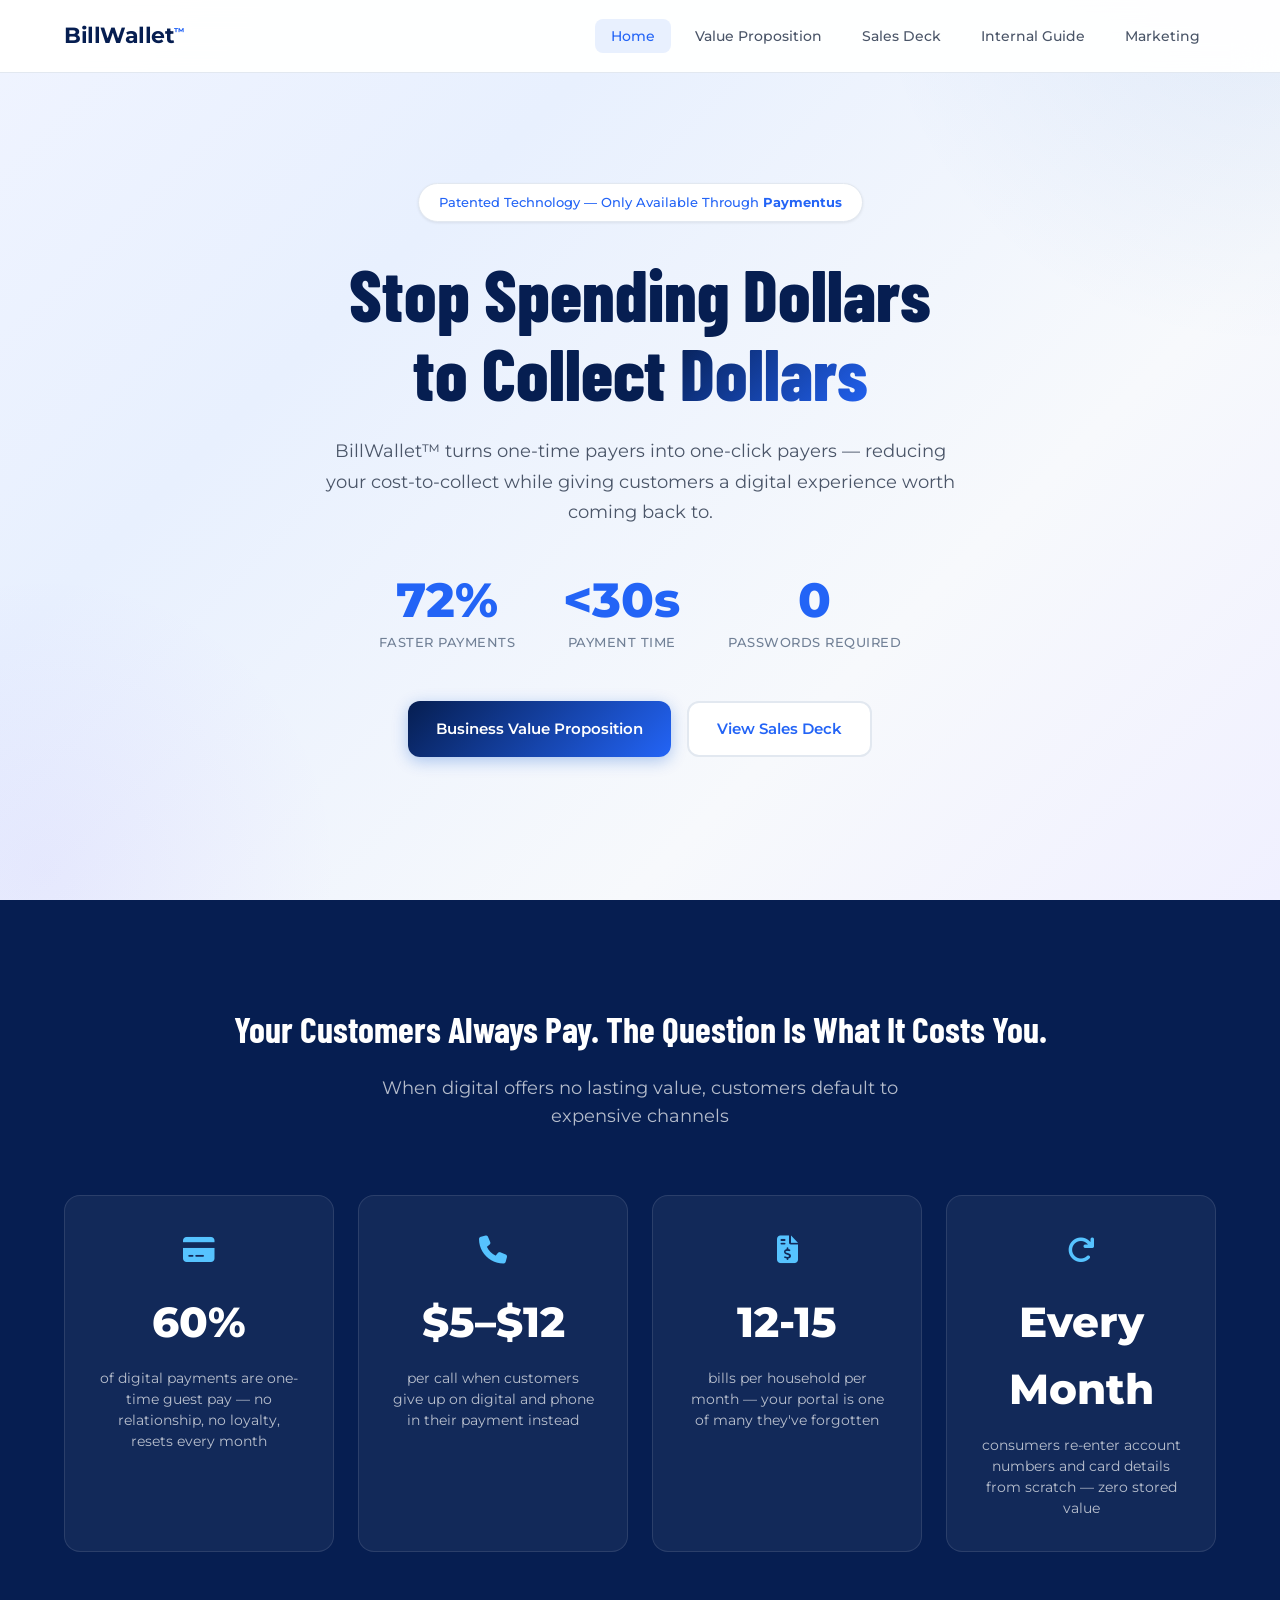
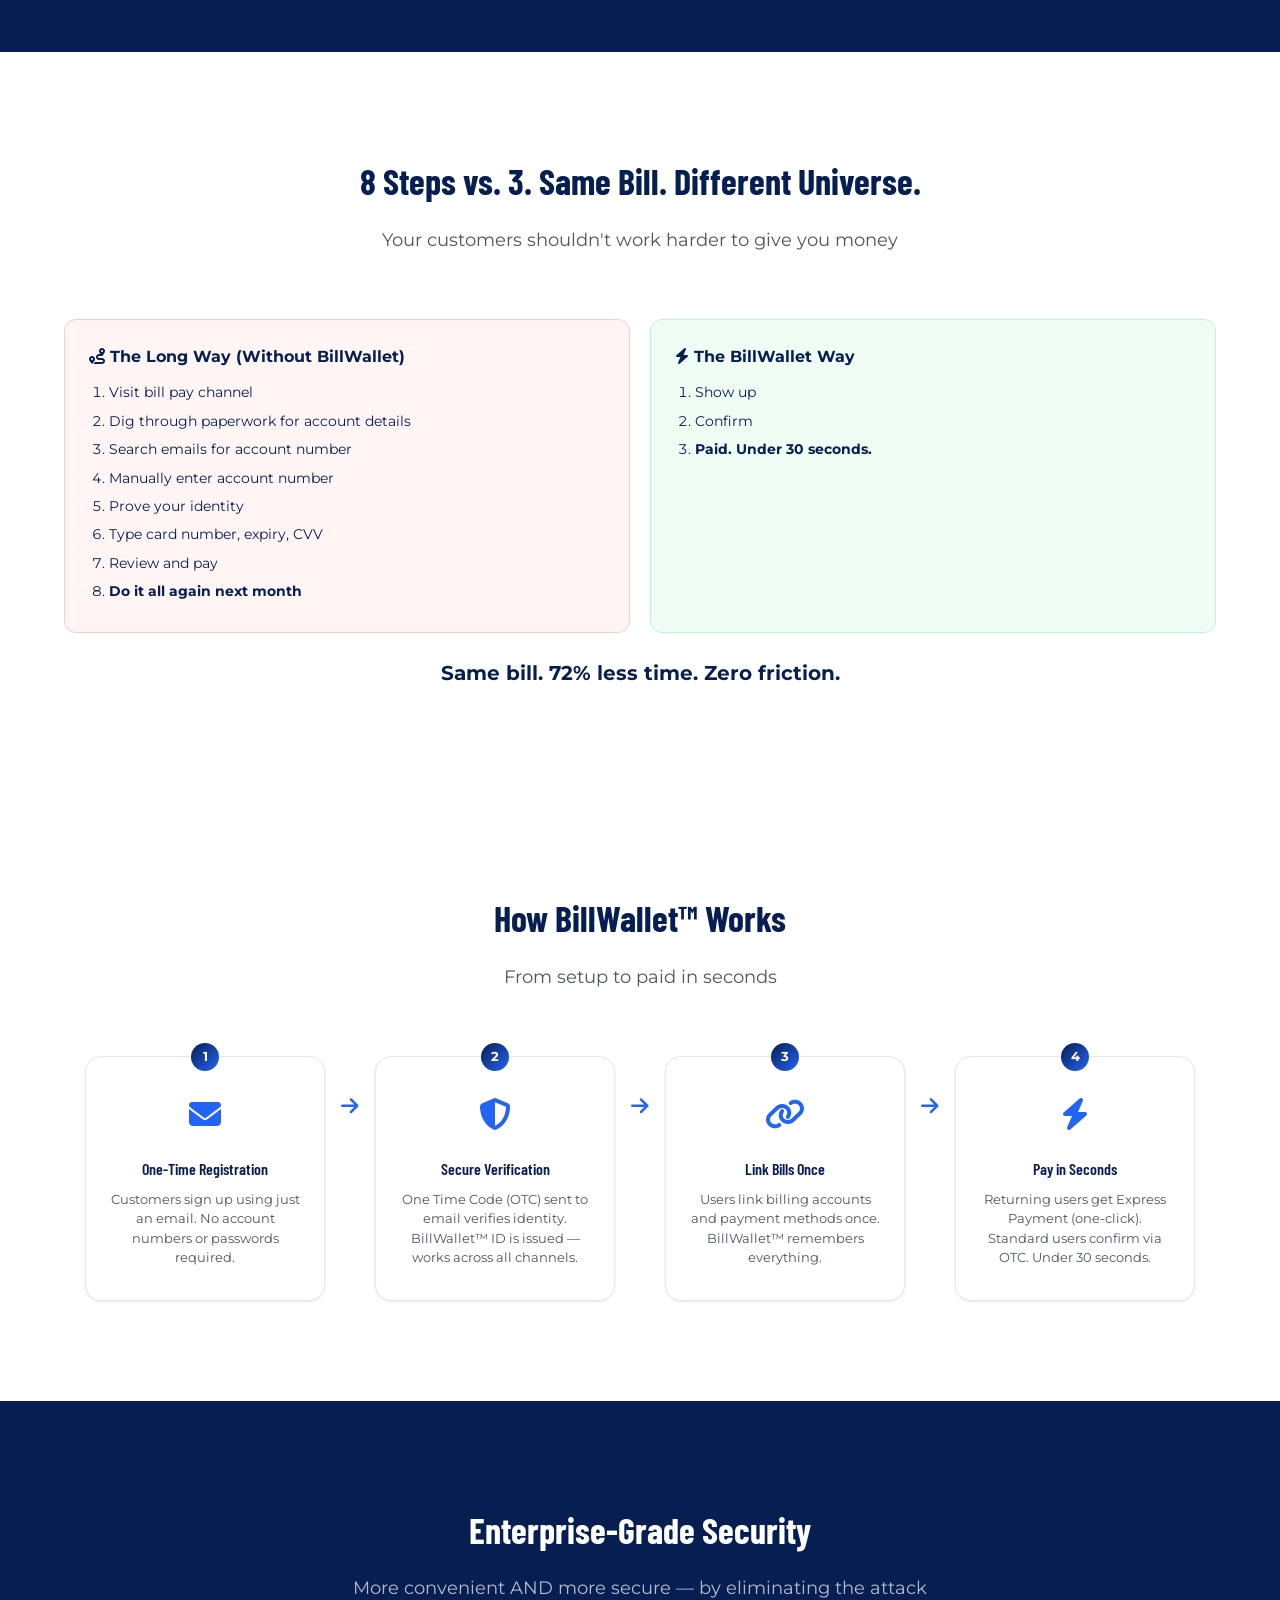
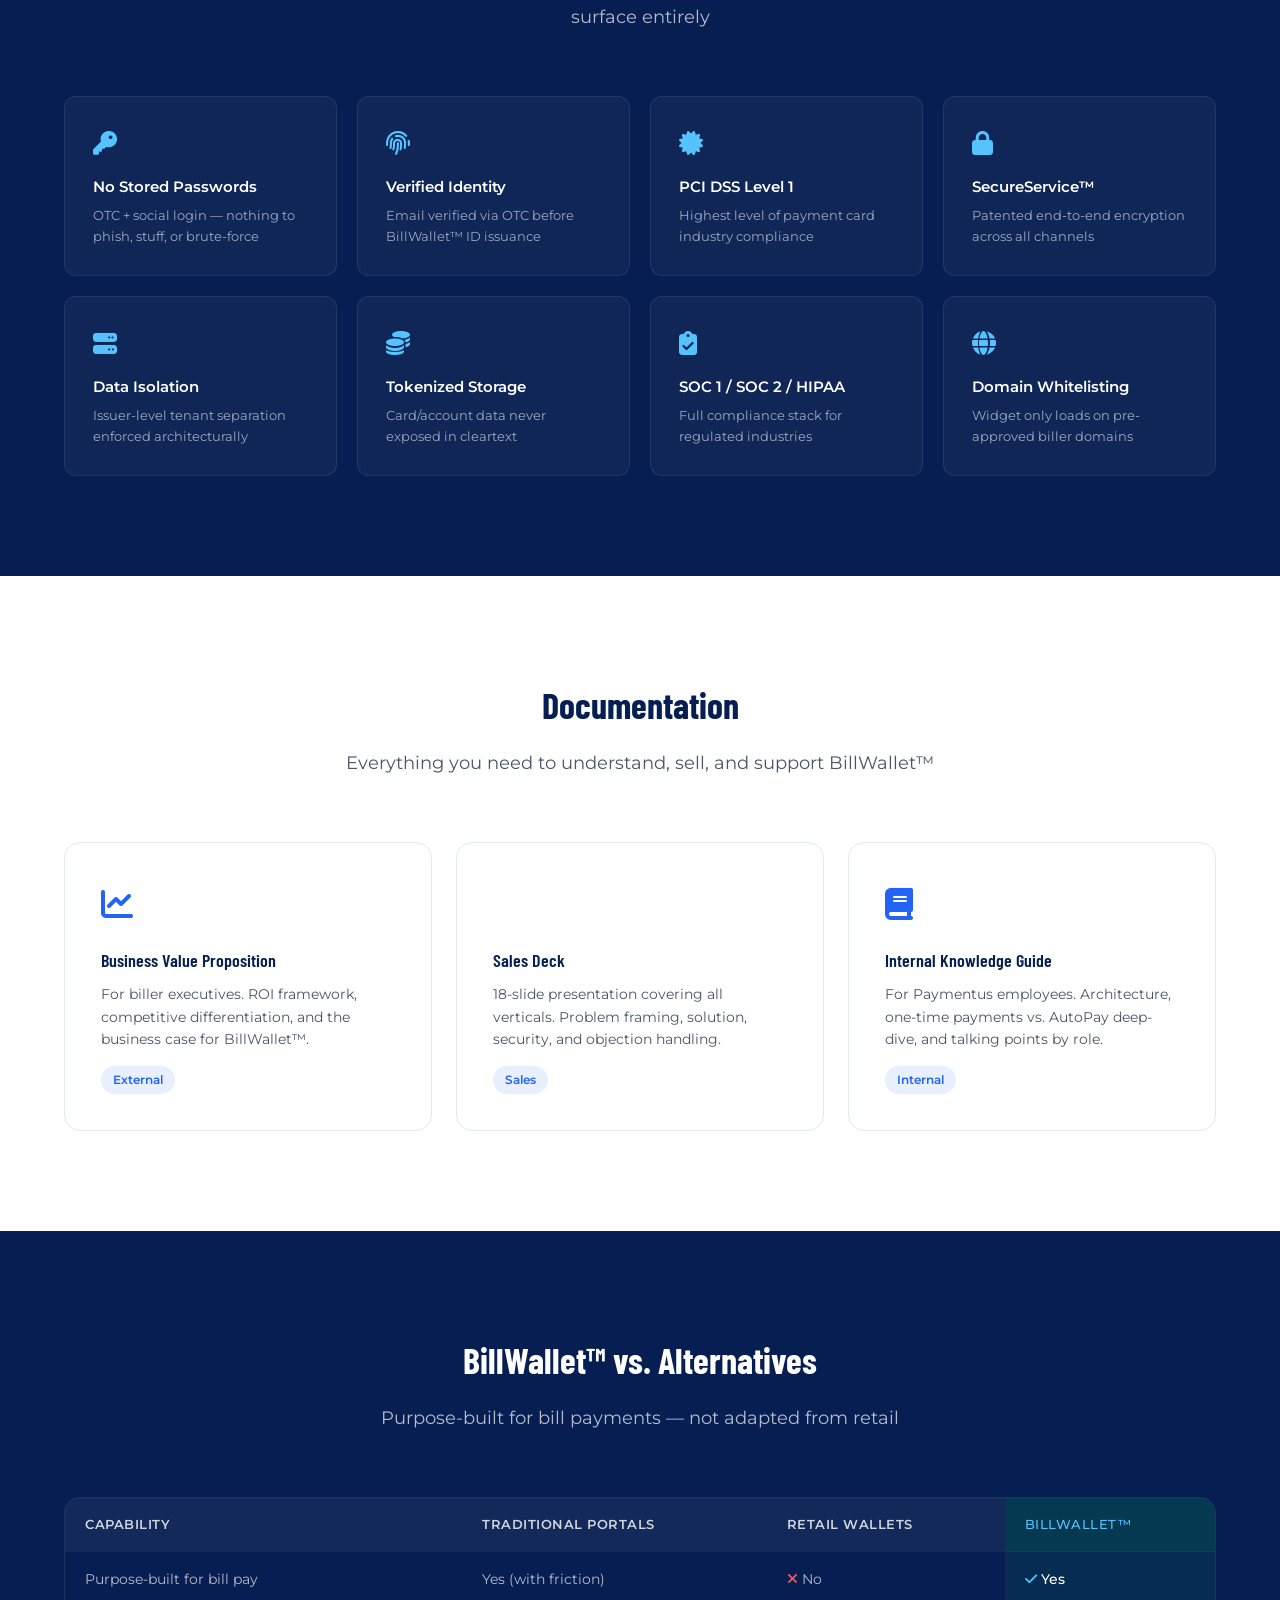
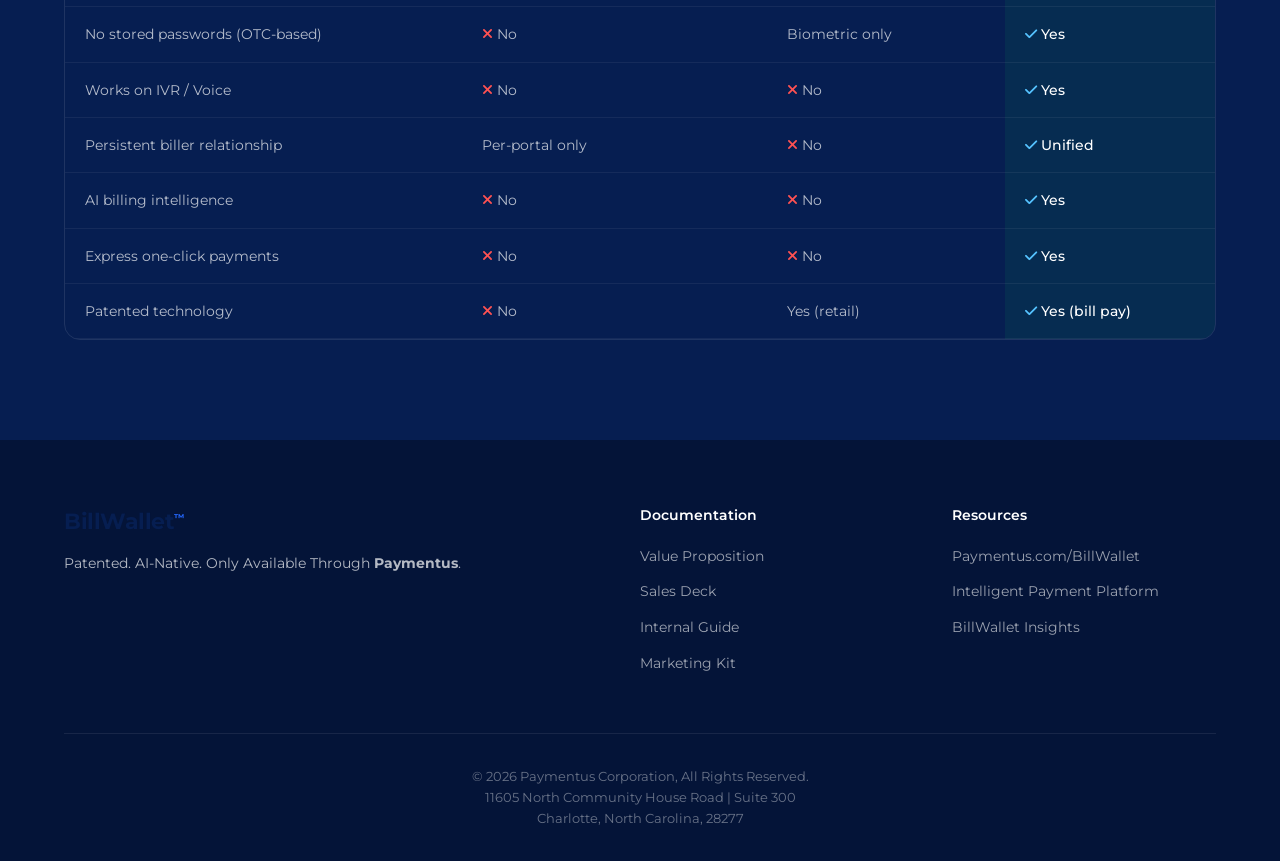
<file: index.html>
<!DOCTYPE html>
<html lang="en">
<head>
    <meta charset="UTF-8">
    <meta name="viewport" content="width=device-width, initial-scale=1.0">
    <title>BillWallet™ — The Smarter, Faster, More Secure Way to Pay Bills</title>
    <link rel="preconnect" href="https://fonts.googleapis.com">
    <link rel="preconnect" href="https://fonts.gstatic.com" crossorigin>
    <link href="https://fonts.googleapis.com/css2?family=Montserrat:wght@300;400;500;600;700;800&family=Barlow+Condensed:wght@400;500;600;700&display=swap" rel="stylesheet">
    <link href="https://cdnjs.cloudflare.com/ajax/libs/font-awesome/6.5.0/css/all.min.css" rel="stylesheet">
    <link rel="stylesheet" href="css/styles.css">
</head>
<body>
    <!-- Navigation -->
    <nav class="navbar" id="navbar">
        <div class="nav-container">
            <a href="index.html" class="nav-logo">
                <span class="logo-text">BillWallet<sup>™</sup></span>
            </a>
            <ul class="nav-menu" id="nav-menu">
                <li><a href="index.html" class="nav-link active">Home</a></li>
                <li><a href="pages/value-proposition.html" class="nav-link">Value Proposition</a></li>
                <li><a href="pages/sales-deck.html" class="nav-link">Sales Deck</a></li>
                <li><a href="pages/internal-guide.html" class="nav-link">Internal Guide</a></li>
                <li><a href="pages/marketing.html" class="nav-link">Marketing</a></li>
            </ul>
            <button class="nav-toggle" id="nav-toggle">
                <i class="fas fa-bars"></i>
            </button>
        </div>
    </nav>

    <!-- Hero Section -->
    <section class="hero">
        <div class="hero-bg"></div>
        <div class="hero-content">
            <div class="hero-badge">Patented Technology — Only Available Through <strong>Paymentus</strong></div>
            <h1 class="hero-title">Stop Spending Dollars<br>to Collect <span class="gradient-text">Dollars</span></h1>
            <p class="hero-subtitle">BillWallet™ turns one-time payers into one-click payers — reducing your cost-to-collect while giving customers a digital experience worth coming back to.</p>
            <div class="hero-stats">
                <div class="stat">
                    <div class="stat-number">72%</div>
                    <div class="stat-label">Faster Payments</div>
                </div>
                <div class="stat">
                    <div class="stat-number">&lt;30s</div>
                    <div class="stat-label">Payment Time</div>
                </div>
                <div class="stat">
                    <div class="stat-number">0</div>
                    <div class="stat-label">Passwords Required</div>
                </div>
            </div>
            <div class="hero-cta">
                <a href="pages/value-proposition.html" class="btn btn-primary">Business Value Proposition</a>
                <a href="pages/sales-deck.html" class="btn btn-secondary">View Sales Deck</a>
            </div>
        </div>
    </section>

    <!-- Problem Section -->
    <section class="section section-dark" id="problem">
        <div class="container">
            <div class="section-header">
                <h2 class="section-title">Your Customers Always Pay. The Question Is What It Costs You.</h2>
                <p class="section-subtitle">When digital offers no lasting value, customers default to expensive channels</p>
            </div>
            <div class="problem-grid">
                <div class="problem-card">
                    <div class="problem-icon"><i class="fas fa-credit-card"></i></div>
                    <div class="problem-stat">60%</div>
                    <p>of digital payments are one-time guest pay — no relationship, no loyalty, resets every month</p>
                </div>
                <div class="problem-card">
                    <div class="problem-icon"><i class="fas fa-phone"></i></div>
                    <div class="problem-stat">$5–$12</div>
                    <p>per call when customers give up on digital and phone in their payment instead</p>
                </div>
                <div class="problem-card">
                    <div class="problem-icon"><i class="fas fa-file-invoice-dollar"></i></div>
                    <div class="problem-stat">12-15</div>
                    <p>bills per household per month — your portal is one of many they've forgotten</p>
                </div>
                <div class="problem-card">
                    <div class="problem-icon"><i class="fas fa-redo"></i></div>
                    <div class="problem-stat">Every Month</div>
                    <p>consumers re-enter account numbers and card details from scratch — zero stored value</p>
                </div>
            </div>
        </div>
    </section>

    <!-- Express Lane Analogy -->
    <section class="section" id="analogy">
        <div class="container">
            <div class="section-header">
                <h2 class="section-title">8 Steps vs. 3. Same Bill. Different Universe.</h2>
                <p class="section-subtitle">Your customers shouldn't work harder to give you money</p>
            </div>
            <div class="analogy-box">
                <div class="analogy-side friction">
                    <h4><i class="fas fa-route"></i> The Long Way (Without BillWallet)</h4>
                    <ol>
                        <li>Visit bill pay channel</li>
                        <li>Dig through paperwork for account details</li>
                        <li>Search emails for account number</li>
                        <li>Manually enter account number</li>
                        <li>Prove your identity</li>
                        <li>Type card number, expiry, CVV</li>
                        <li>Review and pay</li>
                        <li><strong>Do it all again next month</strong></li>
                    </ol>
                </div>
                <div class="analogy-side fast">
                    <h4><i class="fas fa-bolt"></i> The BillWallet Way</h4>
                    <ol>
                        <li>Show up</li>
                        <li>Confirm</li>
                        <li><strong>Paid. Under 30 seconds.</strong></li>
                    </ol>
                </div>
            </div>
            <p style="text-align:center; font-size:20px; font-weight:700; color:var(--primary-dark); margin-top:24px;">Same bill. 72% less time. Zero friction.</p>
        </div>
    </section>

    <!-- How It Works -->
    <section class="section" id="how-it-works">
        <div class="container">
            <div class="section-header">
                <h2 class="section-title">How BillWallet™ Works</h2>
                <p class="section-subtitle">From setup to paid in seconds</p>
            </div>
            <div class="steps-grid">
                <div class="step-card">
                    <div class="step-number">1</div>
                    <div class="step-icon"><i class="fas fa-envelope"></i></div>
                    <h3>One-Time Registration</h3>
                    <p>Customers sign up using just an email. No account numbers or passwords required.</p>
                </div>
                <div class="step-connector"><i class="fas fa-arrow-right"></i></div>
                <div class="step-card">
                    <div class="step-number">2</div>
                    <div class="step-icon"><i class="fas fa-shield-halved"></i></div>
                    <h3>Secure Verification</h3>
                    <p>One Time Code (OTC) sent to email verifies identity. BillWallet™ ID is issued — works across all channels.</p>
                </div>
                <div class="step-connector"><i class="fas fa-arrow-right"></i></div>
                <div class="step-card">
                    <div class="step-number">3</div>
                    <div class="step-icon"><i class="fas fa-link"></i></div>
                    <h3>Link Bills Once</h3>
                    <p>Users link billing accounts and payment methods once. BillWallet™ remembers everything.</p>
                </div>
                <div class="step-connector"><i class="fas fa-arrow-right"></i></div>
                <div class="step-card">
                    <div class="step-number">4</div>
                    <div class="step-icon"><i class="fas fa-bolt"></i></div>
                    <h3>Pay in Seconds</h3>
                    <p>Returning users get Express Payment (one-click). Standard users confirm via OTC. Under 30 seconds.</p>
                </div>
            </div>
        </div>
    </section>

    <!-- Security Section -->
    <section class="section section-dark" id="security">
        <div class="container">
            <div class="section-header">
                <h2 class="section-title">Enterprise-Grade Security</h2>
                <p class="section-subtitle">More convenient AND more secure — by eliminating the attack surface entirely</p>
            </div>
            <div class="security-grid">
                <div class="security-card">
                    <div class="security-icon"><i class="fas fa-key"></i></div>
                    <h4>No Stored Passwords</h4>
                    <p>OTC + social login — nothing to phish, stuff, or brute-force</p>
                </div>
                <div class="security-card">
                    <div class="security-icon"><i class="fas fa-fingerprint"></i></div>
                    <h4>Verified Identity</h4>
                    <p>Email verified via OTC before BillWallet™ ID issuance</p>
                </div>
                <div class="security-card">
                    <div class="security-icon"><i class="fas fa-certificate"></i></div>
                    <h4>PCI DSS Level 1</h4>
                    <p>Highest level of payment card industry compliance</p>
                </div>
                <div class="security-card">
                    <div class="security-icon"><i class="fas fa-lock"></i></div>
                    <h4>SecureService™</h4>
                    <p>Patented end-to-end encryption across all channels</p>
                </div>
                <div class="security-card">
                    <div class="security-icon"><i class="fas fa-server"></i></div>
                    <h4>Data Isolation</h4>
                    <p>Issuer-level tenant separation enforced architecturally</p>
                </div>
                <div class="security-card">
                    <div class="security-icon"><i class="fas fa-coins"></i></div>
                    <h4>Tokenized Storage</h4>
                    <p>Card/account data never exposed in cleartext</p>
                </div>
                <div class="security-card">
                    <div class="security-icon"><i class="fas fa-clipboard-check"></i></div>
                    <h4>SOC 1 / SOC 2 / HIPAA</h4>
                    <p>Full compliance stack for regulated industries</p>
                </div>
                <div class="security-card">
                    <div class="security-icon"><i class="fas fa-globe"></i></div>
                    <h4>Domain Whitelisting</h4>
                    <p>Widget only loads on pre-approved biller domains</p>
                </div>
            </div>
        </div>
    </section>

    <!-- Documents Section -->
    <section class="section" id="documents">
        <div class="container">
            <div class="section-header">
                <h2 class="section-title">Documentation</h2>
                <p class="section-subtitle">Everything you need to understand, sell, and support BillWallet™</p>
            </div>
            <div class="docs-grid">
                <a href="pages/value-proposition.html" class="doc-card">
                    <div class="doc-icon"><i class="fas fa-chart-line"></i></div>
                    <h3>Business Value Proposition</h3>
                    <p>For biller executives. ROI framework, competitive differentiation, and the business case for BillWallet™.</p>
                    <span class="doc-badge">External</span>
                </a>
                <a href="pages/sales-deck.html" class="doc-card">
                    <div class="doc-icon"><i class="fas fa-presentation-screen"></i></div>
                    <h3>Sales Deck</h3>
                    <p>18-slide presentation covering all verticals. Problem framing, solution, security, and objection handling.</p>
                    <span class="doc-badge">Sales</span>
                </a>
                <a href="pages/internal-guide.html" class="doc-card">
                    <div class="doc-icon"><i class="fas fa-book"></i></div>
                    <h3>Internal Knowledge Guide</h3>
                    <p>For Paymentus employees. Architecture, one-time payments vs. AutoPay deep-dive, and talking points by role.</p>
                    <span class="doc-badge">Internal</span>
                </a>
            </div>
        </div>
    </section>

    <!-- Comparison Section -->
    <section class="section section-dark" id="comparison">
        <div class="container">
            <div class="section-header">
                <h2 class="section-title">BillWallet™ vs. Alternatives</h2>
                <p class="section-subtitle">Purpose-built for bill payments — not adapted from retail</p>
            </div>
            <div class="table-wrapper">
                <table class="comparison-table">
                    <thead>
                        <tr>
                            <th>Capability</th>
                            <th>Traditional Portals</th>
                            <th>Retail Wallets</th>
                            <th class="highlight">BillWallet™</th>
                        </tr>
                    </thead>
                    <tbody>
                        <tr>
                            <td>Purpose-built for bill pay</td>
                            <td>Yes (with friction)</td>
                            <td><i class="fas fa-xmark red"></i> No</td>
                            <td class="highlight"><i class="fas fa-check green"></i> Yes</td>
                        </tr>
                        <tr>
                            <td>No stored passwords (OTC-based)</td>
                            <td><i class="fas fa-xmark red"></i> No</td>
                            <td>Biometric only</td>
                            <td class="highlight"><i class="fas fa-check green"></i> Yes</td>
                        </tr>
                        <tr>
                            <td>Works on IVR / Voice</td>
                            <td><i class="fas fa-xmark red"></i> No</td>
                            <td><i class="fas fa-xmark red"></i> No</td>
                            <td class="highlight"><i class="fas fa-check green"></i> Yes</td>
                        </tr>
                        <tr>
                            <td>Persistent biller relationship</td>
                            <td>Per-portal only</td>
                            <td><i class="fas fa-xmark red"></i> No</td>
                            <td class="highlight"><i class="fas fa-check green"></i> Unified</td>
                        </tr>
                        <tr>
                            <td>AI billing intelligence</td>
                            <td><i class="fas fa-xmark red"></i> No</td>
                            <td><i class="fas fa-xmark red"></i> No</td>
                            <td class="highlight"><i class="fas fa-check green"></i> Yes</td>
                        </tr>
                        <tr>
                            <td>Express one-click payments</td>
                            <td><i class="fas fa-xmark red"></i> No</td>
                            <td><i class="fas fa-xmark red"></i> No</td>
                            <td class="highlight"><i class="fas fa-check green"></i> Yes</td>
                        </tr>
                        <tr>
                            <td>Patented technology</td>
                            <td><i class="fas fa-xmark red"></i> No</td>
                            <td>Yes (retail)</td>
                            <td class="highlight"><i class="fas fa-check green"></i> Yes (bill pay)</td>
                        </tr>
                    </tbody>
                </table>
            </div>
        </div>
    </section>

    <!-- Footer -->
    <footer class="footer">
        <div class="container">
            <div class="footer-content">
                <div class="footer-brand">
                    <div class="nav-logo">
                        <span class="logo-text">BillWallet<sup>™</sup></span>
                    </div>
                    <p>Patented. AI-Native. Only Available Through <strong>Paymentus</strong>.</p>
                </div>
                <div class="footer-links">
                    <h4>Documentation</h4>
                    <ul>
                        <li><a href="pages/value-proposition.html">Value Proposition</a></li>
                        <li><a href="pages/sales-deck.html">Sales Deck</a></li>
                        <li><a href="pages/internal-guide.html">Internal Guide</a></li>
                        <li><a href="pages/marketing.html">Marketing Kit</a></li>
                    </ul>
                </div>
                <div class="footer-links">
                    <h4>Resources</h4>
                    <ul>
                        <li><a href="https://www.paymentus.com/billwallet/" target="_blank">Paymentus.com/BillWallet</a></li>
                        <li><a href="https://www.paymentus.com/intelligent-payment-platform/" target="_blank">Intelligent Payment Platform</a></li>
                        <li><a href="https://www.paymentus.com/industry-insights/billwallet-intelligent-path/" target="_blank">BillWallet Insights</a></li>
                    </ul>
                </div>
            </div>
            <div class="footer-bottom">
                <p>&copy; 2026 Paymentus Corporation, All Rights Reserved.</p>
                <p>11605 North Community House Road | Suite 300<br>Charlotte, North Carolina, 28277</p>
            </div>
        </div>
    </footer>

    <script src="js/main.js"></script>
    
    
    
    
</body>
</html>
</file>
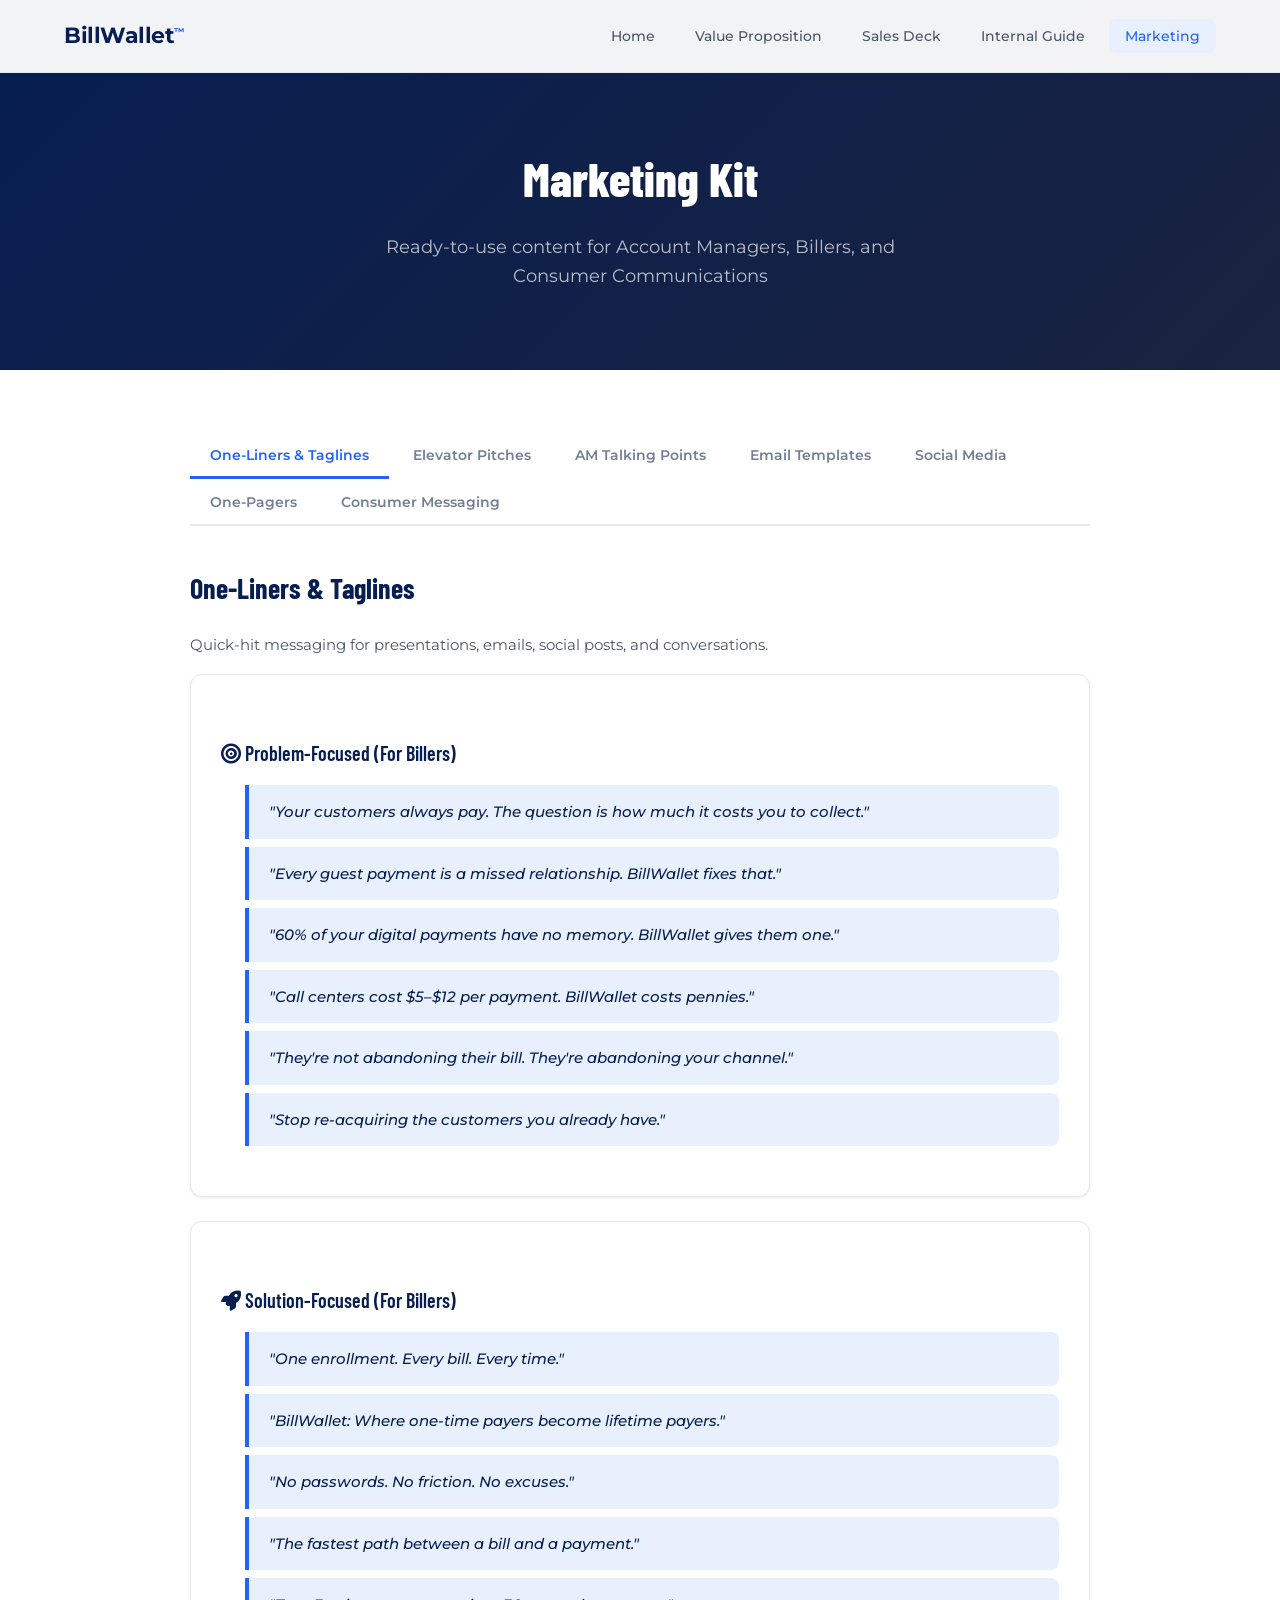
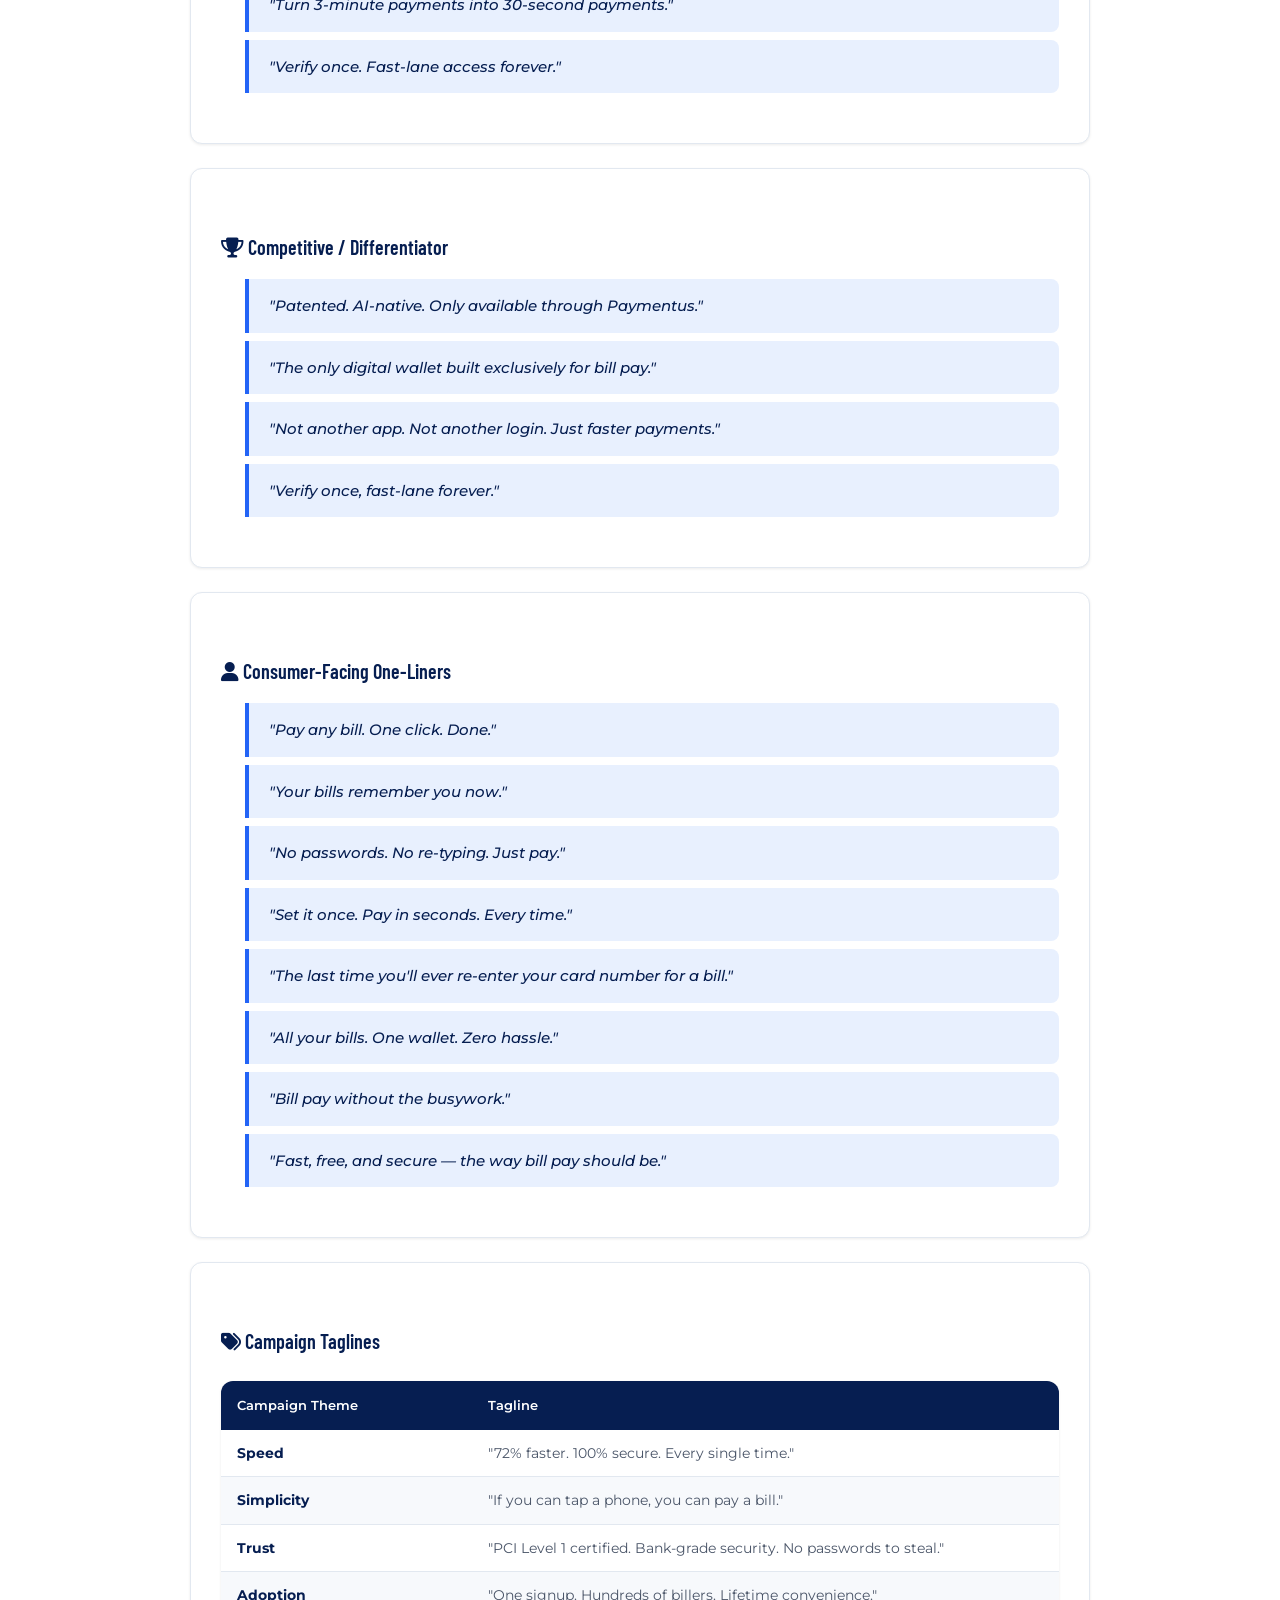
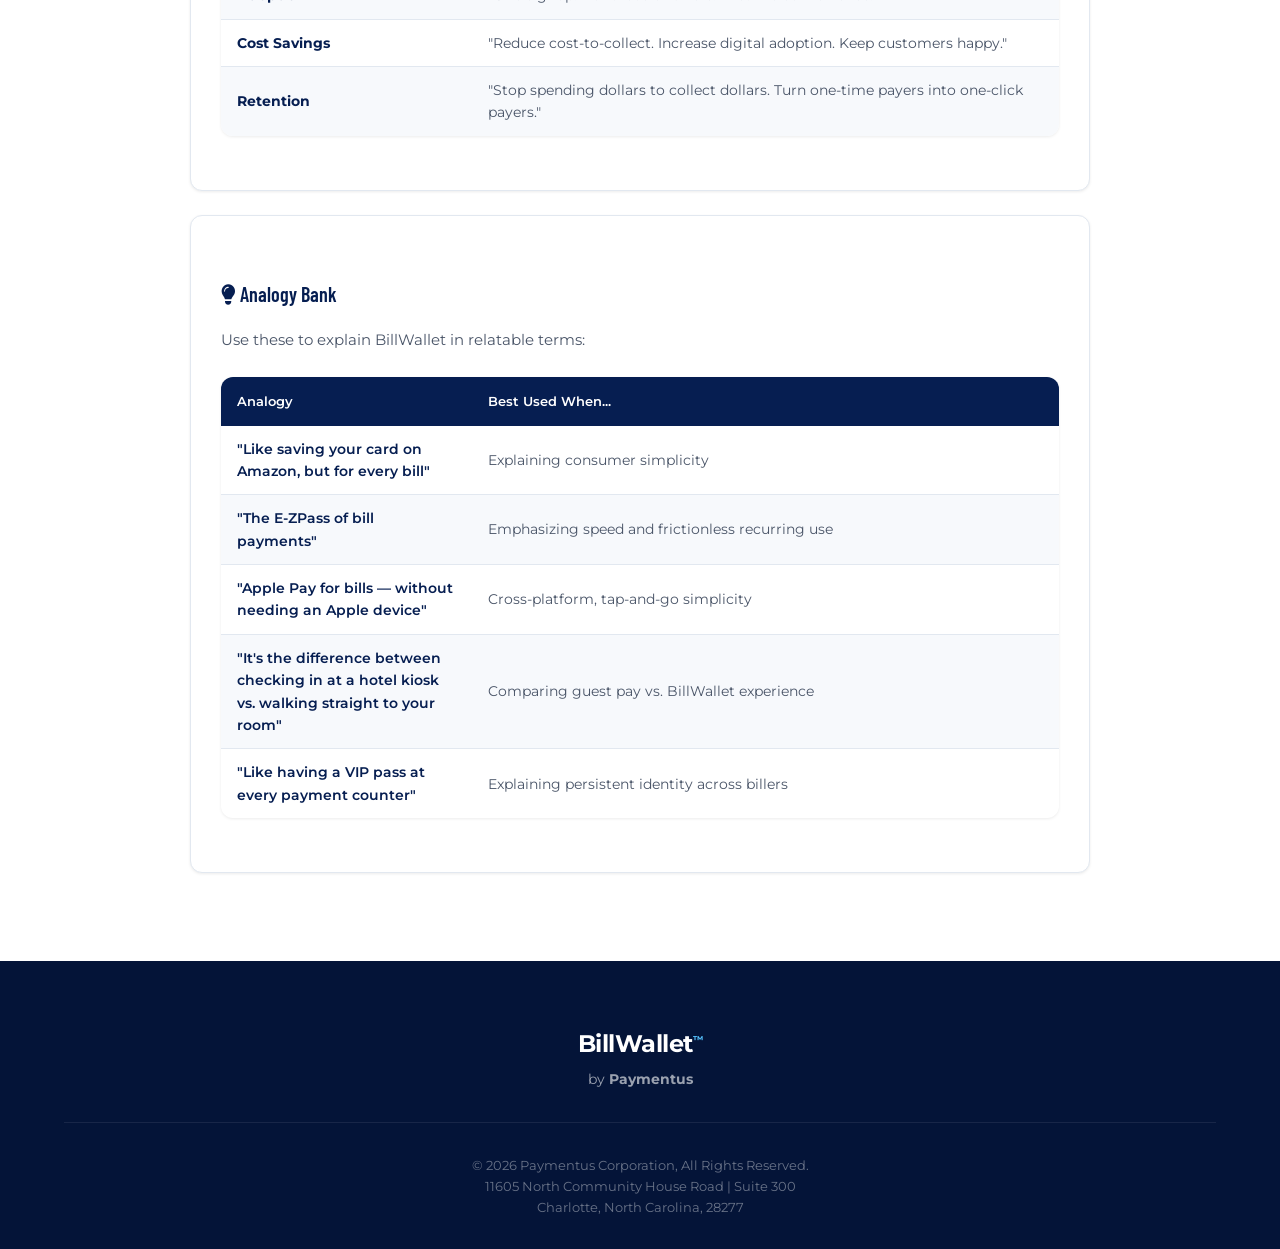
<file: pages/marketing.html>
<!DOCTYPE html>
<html lang="en">
<head>
    <meta charset="UTF-8">
    <meta name="viewport" content="width=device-width, initial-scale=1.0">
    <title>Marketing Kit — BillWallet™</title>
    <link rel="preconnect" href="https://fonts.googleapis.com">
    <link rel="preconnect" href="https://fonts.gstatic.com" crossorigin>
    <link href="https://fonts.googleapis.com/css2?family=Montserrat:wght@300;400;500;600;700;800&family=Barlow+Condensed:wght@400;500;600;700&display=swap" rel="stylesheet">
    <link href="https://cdnjs.cloudflare.com/ajax/libs/font-awesome/6.5.0/css/all.min.css" rel="stylesheet">
    <link rel="stylesheet" href="../css/styles.css">
</head>
<body>
    <nav class="navbar" id="navbar">
        <div class="nav-container">
            <a href="../index.html" class="nav-logo">
                <span class="logo-text">BillWallet<sup>™</sup></span>
            </a>
            <ul class="nav-menu" id="nav-menu">
                <li><a href="../index.html" class="nav-link">Home</a></li>
                <li><a href="value-proposition.html" class="nav-link">Value Proposition</a></li>
                <li><a href="sales-deck.html" class="nav-link">Sales Deck</a></li>
                <li><a href="internal-guide.html" class="nav-link">Internal Guide</a></li>
                <li><a href="marketing.html" class="nav-link active">Marketing</a></li>
            </ul>
            <button class="nav-toggle" id="nav-toggle">
                <i class="fas fa-bars"></i>
            </button>
        </div>
    </nav>

    <section class="page-hero">
        <h1>Marketing Kit</h1>
        <p>Ready-to-use content for Account Managers, Billers, and Consumer Communications</p>
    </section>

    <section class="page-content">
        <div class="content-wrapper">

            <!-- Tab Navigation -->
            <div class="marketing-tabs">
                <button class="tab-btn active" data-tab="one-liners">One-Liners & Taglines</button>
                <button class="tab-btn" data-tab="elevator-pitches">Elevator Pitches</button>
                <button class="tab-btn" data-tab="talking-points">AM Talking Points</button>
                <button class="tab-btn" data-tab="email-templates">Email Templates</button>
                <button class="tab-btn" data-tab="social-media">Social Media</button>
                <button class="tab-btn" data-tab="one-pagers">One-Pagers</button>
                <button class="tab-btn" data-tab="consumer-facing">Consumer Messaging</button>
            </div>

            <!-- TAB: One-Liners & Taglines -->
            <div class="tab-content active" id="one-liners">
                <h2>One-Liners & Taglines</h2>
                <p class="section-intro">Quick-hit messaging for presentations, emails, social posts, and conversations.</p>

                <div class="content-card">
                    <h3><i class="fas fa-bullseye"></i> Problem-Focused (For Billers)</h3>
                    <ul class="one-liner-list">
                        <li>"Your customers always pay. The question is how much it costs you to collect."</li>
                        <li>"Every guest payment is a missed relationship. BillWallet fixes that."</li>
                        <li>"60% of your digital payments have no memory. BillWallet gives them one."</li>
                        <li>"Call centers cost $5–$12 per payment. BillWallet costs pennies."</li>
                        <li>"They're not abandoning their bill. They're abandoning your channel."</li>
                        <li>"Stop re-acquiring the customers you already have."</li>
                    </ul>
                </div>

                <div class="content-card">
                    <h3><i class="fas fa-rocket"></i> Solution-Focused (For Billers)</h3>
                    <ul class="one-liner-list">
                        <li>"One enrollment. Every bill. Every time."</li>
                        <li>"BillWallet: Where one-time payers become lifetime payers."</li>
                        <li>"No passwords. No friction. No excuses."</li>
                        <li>"The fastest path between a bill and a payment."</li>
                        <li>"Turn 3-minute payments into 30-second payments."</li>
                        <li>"Verify once. Fast-lane access forever."</li>
                    </ul>
                </div>

                <div class="content-card">
                    <h3><i class="fas fa-trophy"></i> Competitive / Differentiator</h3>
                    <ul class="one-liner-list">
                        <li>"Patented. AI-native. Only available through Paymentus."</li>
                        <li>"The only digital wallet built exclusively for bill pay."</li>
                        <li>"Not another app. Not another login. Just faster payments."</li>
                        <li>"Verify once, fast-lane forever."</li>
                    </ul>
                </div>

                <div class="content-card">
                    <h3><i class="fas fa-user"></i> Consumer-Facing One-Liners</h3>
                    <ul class="one-liner-list">
                        <li>"Pay any bill. One click. Done."</li>
                        <li>"Your bills remember you now."</li>
                        <li>"No passwords. No re-typing. Just pay."</li>
                        <li>"Set it once. Pay in seconds. Every time."</li>
                        <li>"The last time you'll ever re-enter your card number for a bill."</li>
                        <li>"All your bills. One wallet. Zero hassle."</li>
                        <li>"Bill pay without the busywork."</li>
                        <li>"Fast, free, and secure — the way bill pay should be."</li>
                    </ul>
                </div>

                <div class="content-card">
                    <h3><i class="fas fa-tags"></i> Campaign Taglines</h3>
                    <table class="objection-table">
                        <thead><tr><th>Campaign Theme</th><th>Tagline</th></tr></thead>
                        <tbody>
                            <tr><td><strong>Speed</strong></td><td>"72% faster. 100% secure. Every single time."</td></tr>
                            <tr><td><strong>Simplicity</strong></td><td>"If you can tap a phone, you can pay a bill."</td></tr>
                            <tr><td><strong>Trust</strong></td><td>"PCI Level 1 certified. Bank-grade security. No passwords to steal."</td></tr>
                            <tr><td><strong>Adoption</strong></td><td>"One signup. Hundreds of billers. Lifetime convenience."</td></tr>
                            <tr><td><strong>Cost Savings</strong></td><td>"Reduce cost-to-collect. Increase digital adoption. Keep customers happy."</td></tr>
                            <tr><td><strong>Retention</strong></td><td>"Stop spending dollars to collect dollars. Turn one-time payers into one-click payers."</td></tr>
                        </tbody>
                    </table>
                </div>

                <div class="content-card">
                    <h3><i class="fas fa-lightbulb"></i> Analogy Bank</h3>
                    <p>Use these to explain BillWallet in relatable terms:</p>
                    <table class="objection-table">
                        <thead><tr><th>Analogy</th><th>Best Used When...</th></tr></thead>
                        <tbody>
                            <tr><td>"Like saving your card on Amazon, but for every bill"</td><td>Explaining consumer simplicity</td></tr>
                            <tr><td>"The E-ZPass of bill payments"</td><td>Emphasizing speed and frictionless recurring use</td></tr>
                            <tr><td>"Apple Pay for bills — without needing an Apple device"</td><td>Cross-platform, tap-and-go simplicity</td></tr>
                            <tr><td>"It's the difference between checking in at a hotel kiosk vs. walking straight to your room"</td><td>Comparing guest pay vs. BillWallet experience</td></tr>
                            <tr><td>"Like having a VIP pass at every payment counter"</td><td>Explaining persistent identity across billers</td></tr>
                        </tbody>
                    </table>
                </div>
            </div>

            <!-- TAB: Elevator Pitches -->
            <div class="tab-content" id="elevator-pitches">
                <h2>Elevator Pitches</h2>
                <p class="section-intro">Ready-to-deliver pitches for different time slots and audiences.</p>

                <div class="content-card">
                    <h3><i class="fas fa-bolt"></i> 15-Second Pitch (For Billers)</h3>
                    <div class="pitch-script">
                        <p><em>"BillWallet converts one-time guest payments into persistent one-click relationships — no app, no passwords, 72% faster. Your customers pay quicker, you collect cheaper."</em></p>
                    </div>
                </div>

                <div class="content-card">
                    <h3><i class="fas fa-clock"></i> 30-Second Pitch (For Billers)</h3>
                    <div class="pitch-script">
                        <p><em>"Today, 60% of your digital payments are guest pay. Consumers re-enter details from scratch every month — and when that's too much friction, they call your call center at $5–$12 a pop.</em></p>
                        <p><em>BillWallet changes that. One identity verification, then fast-lane access forever. Payments drop from 3 minutes to under 30 seconds. No app to download, no passwords to forget. It works across every biller on the Paymentus network."</em></p>
                    </div>
                </div>

                <div class="content-card">
                    <h3><i class="fas fa-user-tie"></i> Executive Pitch (C-Suite / VP)</h3>
                    <div class="pitch-script">
                        <p><em>"Your digital payment channel should be your cheapest channel — but when 60% of transactions are guest pay with no stored relationship, you're paying for customer re-acquisition every single month.</em></p>
                        <p><em>BillWallet creates a persistent digital identity for every payer. One enrollment, then every future payment happens in one click. The result: lower cost-to-collect, higher digital adoption, fewer call center calls, and a customer experience that drives loyalty instead of friction."</em></p>
                    </div>
                </div>

                <div class="content-card">
                    <h3><i class="fas fa-heart"></i> Consumer Pitch</h3>
                    <div class="pitch-script">
                        <p><em>"BillWallet saves your payment info securely so you can pay any bill in one click. No passwords, no apps, no re-typing card numbers. Sign up once, pay faster forever — free and PCI Level 1 certified."</em></p>
                    </div>
                </div>

                <div class="content-card">
                    <h3><i class="fas fa-handshake"></i> Partner / Channel Pitch</h3>
                    <div class="pitch-script">
                        <p><em>"BillWallet is a patented, AI-native digital wallet that sits on top of the Paymentus payment platform. It converts one-time guest payers into stored digital relationships — no new integration, no app, no passwords. For your clients, it means lower cost-to-collect and higher digital engagement. For their customers, it means paying any bill in one click."</em></p>
                    </div>
                </div>

                <div class="content-card">
                    <h3><i class="fas fa-shield-alt"></i> Security Pitch (For Compliance / IT)</h3>
                    <div class="pitch-script">
                        <p><em>"BillWallet eliminates the #1 attack vector in bill pay: passwords. There are no stored credentials to breach. Authentication uses one-time codes and social login, with domain whitelisting to prevent widget injection. All data is PCI DSS Level 1 compliant with issuer-level isolation — one biller's data never touches another's."</em></p>
                    </div>
                </div>

                <div class="content-card">
                    <h3><i class="fas fa-comment-dots"></i> Quick Objection-Busting One-Liners</h3>
                    <table class="objection-table">
                        <thead><tr><th>They Say</th><th>One-Line Response</th></tr></thead>
                        <tbody>
                            <tr><td>"Our portal works fine"</td><td>"For the 40% who log in. What about the other 60%?"</td></tr>
                            <tr><td>"Customers won't adopt another thing"</td><td>"It's not another thing — it's fewer steps on the thing they already use."</td></tr>
                            <tr><td>"We already have AutoPay"</td><td>"AutoPay is great for 15–20% of customers. BillWallet catches the other 80%."</td></tr>
                            <tr><td>"Security concerns"</td><td>"No passwords to steal, no credentials stored on device. PCI Level 1. Safer than what you have today."</td></tr>
                            <tr><td>"What's the ROI?"</td><td>"If 10% of your call center volume shifts to BillWallet, that's $500K+ saved annually for a mid-size utility."</td></tr>
                            <tr><td>"We don't have budget"</td><td>"It's already in your Paymentus platform. We flip a switch — no development cost on your end."</td></tr>
                        </tbody>
                    </table>
                </div>
            </div>

            <!-- TAB: Account Manager Talking Points -->
            <div class="tab-content" id="talking-points">
                <h2>Account Manager Talking Points</h2>
                <p class="section-intro">Use these conversation starters and objection handlers when talking to existing Paymentus clients about enabling BillWallet™.</p>

                <div class="content-card">
                    <h3>The 60-Second Pitch</h3>
                    <div class="pitch-script">
                        <p><em>"Right now, 60% of your digital payments are one-time guest pay. That means every month, your customers type their account number and card details from scratch — or worse, they call your call center at $5-$12 a call.</em></p>
                        <p><em>BillWallet changes that. With a single checkbox on your payment confirmation page, we convert those one-time payers into stored digital relationships. Next time they visit, they pay in one click — under 30 seconds, no account number, no card details.</em></p>
                        <p><em>You receive payments 72% faster and your cost-to-collect drops immediately. It's already built into your Paymentus platform — we just need to flip it on."</em></p>
                    </div>
                </div>

                <div class="content-card">
                    <h3>The E-ZPass Analogy</h3>
                    <p>Use this when explaining BillWallet to non-technical stakeholders:</p>
                    <div class="analogy-box">
                        <div class="analogy-side friction">
                            <h4><i class="fas fa-clock"></i> Cash Toll Booth (Friction-Filled)</h4>
                            <ol>
                                <li>Wait in line</li>
                                <li>Roll down window</li>
                                <li>Find exact change or card</li>
                                <li>Hand over payment</li>
                                <li>Wait for receipt</li>
                                <li>Gather change</li>
                                <li>Roll up window</li>
                                <li>Drive through</li>
                            </ol>
                        </div>
                        <div class="analogy-side fast">
                            <h4><i class="fas fa-bolt"></i> E-ZPass Lane (FAST)</h4>
                            <ol>
                                <li>Stay in lane</li>
                                <li>Drive through at speed</li>
                                <li>Done — automatically charged</li>
                            </ol>
                        </div>
                    </div>
                    <p class="analogy-conclusion"><strong>BillWallet is the E-ZPass of bill payments.</strong> One-time setup, then fast-lane access every time after. No stopping, no friction.</p>
                </div>

                <div class="content-card">
                    <h3>Objection Handling</h3>
                    <table class="objection-table">
                        <thead><tr><th>They Say</th><th>You Say</th></tr></thead>
                        <tbody>
                            <tr>
                                <td>"We already have a portal with login"</td>
                                <td>"That's exactly why you need this. Your portal requires passwords — and 60% of your customers skip it entirely and use guest pay. BillWallet captures those guest payers and converts them into stored relationships without replacing your portal."</td>
                            </tr>
                            <tr>
                                <td>"Our customers are fine with how they pay now"</td>
                                <td>"They're paying — but how much is it costing you? Every guest pay session is a missed digital relationship. Every call-in is $5-$12. BillWallet doesn't change their behavior — it just remembers them for next time."</td>
                            </tr>
                            <tr>
                                <td>"We're worried about security"</td>
                                <td>"BillWallet has no stored passwords — nothing to steal. It uses one-time codes and social login. Plus domain whitelisting means the widget only loads on your approved domains. Same PCI Level 1 compliance you already trust."</td>
                            </tr>
                            <tr>
                                <td>"We don't have budget for new products"</td>
                                <td>"It's not a new product — it's a feature within your existing Paymentus platform. We enable it with a configuration change. The ROI comes from reduced call center volume and faster digital payments."</td>
                            </tr>
                            <tr>
                                <td>"Our customers are older / not tech-savvy"</td>
                                <td>"BillWallet works on IVR too. When they call in, we detect their phone number and let them pay without reciting account numbers. Plus Fast Signup is just a checkbox — no app to download, no new account to create."</td>
                            </tr>
                            <tr>
                                <td>"What's the adoption rate?"</td>
                                <td>"Fast Signup captures users at the moment of payment — the highest-intent moment. They don't have to do anything extra. Combined with Express Payment (one-click returns), we see strong repeat engagement."</td>
                            </tr>
                        </tbody>
                    </table>
                </div>

                <div class="content-card">
                    <h3>Qualifying Questions to Ask Your Client</h3>
                    <ul class="qualifying-list">
                        <li><strong>"What percentage of your payments come through guest pay vs. registered portal?"</strong> — If >40% guest pay, BillWallet is a clear win.</li>
                        <li><strong>"How many payment-related calls does your call center handle monthly?"</strong> — Calculate: calls x $8 avg = monthly cost BillWallet can reduce.</li>
                        <li><strong>"Do you have a 'remember me' feature today?"</strong> — BillWallet is "remember me" that remembers ALL of you, across channels.</li>
                        <li><strong>"What channels do your customers use to pay?"</strong> — If multi-channel (web + IVR + agent), BillWallet unifies the experience.</li>
                        <li><strong>"What's your average payment completion time?"</strong> — BillWallet brings this under 30 seconds for returning users.</li>
                    </ul>
                </div>

                <div class="content-card">
                    <h3>ROI Conversation Framework</h3>
                    <table>
                        <thead><tr><th>Metric</th><th>How to Calculate</th><th>Example</th></tr></thead>
                        <tbody>
                            <tr><td>Call center savings</td><td>Monthly payment calls x $8 avg x 30% reduction</td><td>5,000 calls x $8 x 30% = $12,000/mo saved</td></tr>
                            <tr><td>Faster cash collection</td><td>Guest pay avg days x 72% improvement</td><td>5 days DSO → 1.4 days DSO</td></tr>
                            <tr><td>Digital adoption lift</td><td>Guest pay volume x Fast Signup conversion</td><td>100K guest pays x 15% conversion = 15K new BillWallet users</td></tr>
                            <tr><td>Paper suppression</td><td>New digital users x paper cost avoided</td><td>15K users x $2/mail x 12 months = $360K/year</td></tr>
                        </tbody>
                    </table>
                </div>
            </div>

            <!-- TAB 2: Email Templates -->
            <div class="tab-content" id="email-templates">
                <h2>Email Templates</h2>
                <p class="section-intro">Ready-to-customize emails for billers to send to their customers.</p>

                <div class="content-card">
                    <h3>Launch Announcement Email (Biller → Consumer)</h3>
                    <div class="email-template">
                        <div class="email-header">
                            <strong>Subject:</strong> Pay your bill in under 30 seconds — introducing BillWallet™
                        </div>
                        <div class="email-body">
                            <p>Hi [First Name],</p>
                            <p>We've partnered with BillWallet™ to make paying your [Company Name] bill faster and easier than ever.</p>
                            <p><strong>What's changing?</strong></p>
                            <p>Next time you make a payment on our website, you'll see an option to save your details to BillWallet. Once you do:</p>
                            <ul>
                                <li>No more typing your account number every month</li>
                                <li>No more re-entering your card details</li>
                                <li>No passwords to remember</li>
                                <li>Pay in one click, under 30 seconds</li>
                            </ul>
                            <p><strong>How it works:</strong></p>
                            <ol>
                                <li>Make your next payment as usual</li>
                                <li>Check the "Save to BillWallet" box on the confirmation page</li>
                                <li>That's it — next time, you'll pay in one click</li>
                            </ol>
                            <p>It's free, secure (PCI Level 1 certified), and works with your email — no app to download.</p>
                            <p>Best,<br>[Company Name] Team</p>
                        </div>
                    </div>
                </div>

                <div class="content-card">
                    <h3>Reminder/Follow-Up Email</h3>
                    <div class="email-template">
                        <div class="email-header">
                            <strong>Subject:</strong> Still typing your card number every month? There's a faster way.
                        </div>
                        <div class="email-body">
                            <p>Hi [First Name],</p>
                            <p>Did you know you can pay your [Company Name] bill in under 30 seconds?</p>
                            <p>With BillWallet™, your payment details are securely saved so you never have to re-enter them. Just verify your email, confirm, and you're done.</p>
                            <p><strong>Next time you pay, look for the "Save to BillWallet" option.</strong></p>
                            <p>No passwords. No apps. Just faster payments.</p>
                            <p>[Pay Now Button]</p>
                        </div>
                    </div>
                </div>

                <div class="content-card">
                    <h3>Internal Email (AM → Biller Decision Maker)</h3>
                    <div class="email-template">
                        <div class="email-header">
                            <strong>Subject:</strong> Quick question about your guest payment volume
                        </div>
                        <div class="email-body">
                            <p>Hi [Name],</p>
                            <p>I was reviewing your payment data and noticed that [X%] of your transactions come through as one-time guest payments. That means your customers are re-entering their details from scratch every month.</p>
                            <p>We recently launched BillWallet™ — a feature within your existing Paymentus platform that converts those one-time payers into one-click payers. No new integration needed.</p>
                            <p><strong>Quick stats:</strong></p>
                            <ul>
                                <li>Payments processed 72% faster</li>
                                <li>Under 30 seconds for returning users</li>
                                <li>Works across web, IVR, and agent channels</li>
                                <li>Activation is a configuration change — no development work on your end</li>
                            </ul>
                            <p>Would you have 15 minutes this week to see a quick demo? I think this could meaningfully reduce your cost-to-collect.</p>
                            <p>Best,<br>[AM Name]</p>
                        </div>
                    </div>
                </div>
            </div>

            <!-- TAB 3: Social Media -->
            <div class="tab-content" id="social-media">
                <h2>Social Media Posts</h2>
                <p class="section-intro">Ready-to-post content for billers to announce BillWallet on their channels.</p>

                <div class="content-card">
                    <h3>LinkedIn Posts</h3>

                    <div class="social-post">
                        <div class="social-label"><i class="fab fa-linkedin"></i> LinkedIn — Launch Announcement</div>
                        <p>We're excited to announce BillWallet™ is now available for our customers!</p>
                        <p>No more re-entering your account number and card details every month. With BillWallet, you verify once and pay in one click — under 30 seconds.</p>
                        <p>Bills paid. Fast. ⚡</p>
                        <p>Look for the "Save to BillWallet" option next time you pay on our website.</p>
                        <p>#BillPay #CustomerExperience #DigitalPayments #BillWallet</p>
                    </div>

                    <div class="social-post">
                        <div class="social-label"><i class="fab fa-linkedin"></i> LinkedIn — Education Post</div>
                        <p>Think of BillWallet™ as E-ZPass for bill payments.</p>
                        <p>Instead of: Find account number → Enter card → Verify identity → Wait → Pay</p>
                        <p>It's just: Confirm → Pay. Done in 30 seconds.</p>
                        <p>Same security. 72% faster. No passwords to remember.</p>
                        <p>#Innovation #BillPay #CustomerFirst</p>
                    </div>
                </div>

                <div class="content-card">
                    <h3>Twitter/X Posts</h3>

                    <div class="social-post">
                        <div class="social-label"><i class="fab fa-x-twitter"></i> Twitter/X — Short</div>
                        <p>Tired of typing your card number every month just to pay a bill?</p>
                        <p>BillWallet™ remembers so you don't have to. One click. Under 30 seconds. Done.</p>
                    </div>

                    <div class="social-post">
                        <div class="social-label"><i class="fab fa-x-twitter"></i> Twitter/X — Stats</div>
                        <p>72% faster bill payments. No passwords. No account numbers to remember.</p>
                        <p>BillWallet™ — Bills paid. Fast. ⚡</p>
                    </div>
                </div>

                <div class="content-card">
                    <h3>LinkedIn — Biller Audience (B2B)</h3>

                    <div class="social-post">
                        <div class="social-label"><i class="fab fa-linkedin"></i> LinkedIn — The Cost Problem</div>
                        <p>60% of digital bill payments are guest pay — no stored credentials, no relationship, no loyalty.</p>
                        <p>Every month, consumers start from scratch. That's not a payment problem. That's a retention problem.</p>
                        <p>BillWallet™ turns every one-time payer into a one-click payer. No app. No passwords. Just faster, cheaper collections.</p>
                        <p>#PaymentInnovation #BillPay #CostToCollect #DigitalTransformation</p>
                    </div>

                    <div class="social-post">
                        <div class="social-label"><i class="fab fa-linkedin"></i> LinkedIn — ROI Story</div>
                        <p>Quick math for any biller with a call center:</p>
                        <p>5,000 payment calls/month × $8 avg cost = $40,000/month in call center spend.</p>
                        <p>If BillWallet shifts just 30% of that volume to digital self-service? That's $144K saved annually — with zero development work.</p>
                        <p>It's already built into the Paymentus platform. We just flip it on.</p>
                        <p>#BillWallet #PaymentTech #DigitalAdoption #Utilities</p>
                    </div>
                </div>

                <div class="content-card">
                    <h3>Twitter/X — Additional Posts</h3>

                    <div class="social-post">
                        <div class="social-label"><i class="fab fa-x-twitter"></i> Twitter/X — The Question</div>
                        <p>"What's my password again?" — the most expensive question in bill pay. BillWallet™ eliminates it entirely.</p>
                    </div>

                    <div class="social-post">
                        <div class="social-label"><i class="fab fa-x-twitter"></i> Twitter/X — The Math</div>
                        <p>Call center payments: $5–$12 each. BillWallet payments: pennies. The math isn't hard.</p>
                    </div>

                    <div class="social-post">
                        <div class="social-label"><i class="fab fa-x-twitter"></i> Twitter/X — Consumer</div>
                        <p>Your customers juggle 12–15 bills a month. Make yours the one they never think twice about. BillWallet™ — pay in seconds, not minutes.</p>
                    </div>
                </div>

                <div class="content-card">
                    <h3>Facebook / Community Posts</h3>

                    <div class="social-post">
                        <div class="social-label"><i class="fab fa-facebook"></i> Facebook — Launch</div>
                        <p>Great news! We've made paying your bill easier than ever.</p>
                        <p>With BillWallet™, just check the "Save to BillWallet" box after your next payment. From then on, you'll pay in one click — no account numbers, no card details, no passwords.</p>
                        <p>It's free, secure, and takes less than 30 seconds. Try it next time you pay!</p>
                    </div>

                    <div class="social-post">
                        <div class="social-label"><i class="fab fa-facebook"></i> Facebook — Reminder</div>
                        <p>Still typing your card number every time you pay your bill? 🤔</p>
                        <p>There's a better way. BillWallet™ remembers your details so you can pay in one click next time. No passwords, no apps — just fast, secure payments.</p>
                        <p>Look for "Save to BillWallet" next time you pay online!</p>
                    </div>
                </div>
            </div>

            <!-- TAB 4: One-Pagers -->
            <div class="tab-content" id="one-pagers">
                <h2>One-Pager / Flyer Content</h2>
                <p class="section-intro">Structured content for print materials and digital flyers.</p>

                <div class="content-card one-pager-layout">
                    <h3>BillWallet™ — Biller One-Pager</h3>
                    <div class="one-pager">
                        <div class="op-header">
                            <h4>BILLWALLET™</h4>
                            <p class="op-tagline">Stop spending dollars to collect dollars.</p>
                        </div>
                        <div class="op-section">
                            <h5>THE PROBLEM</h5>
                            <p>60% of your digital payments are one-time guest pay. Every month, customers re-enter account numbers and card details from scratch — or call your center at $5-$12 per call.</p>
                        </div>
                        <div class="op-section">
                            <h5>THE SOLUTION</h5>
                            <p>BillWallet converts one-time payers into one-click payers. A single checkbox on your payment confirmation page creates a stored digital relationship.</p>
                        </div>
                        <div class="op-section">
                            <h5>KEY RESULTS</h5>
                            <ul>
                                <li>Payments 72% faster</li>
                                <li>Under 30 seconds for returning users</li>
                                <li>Works across web, IVR, and agent channels</li>
                                <li>No passwords — OTC + social login</li>
                                <li>PCI Level 1 certified</li>
                            </ul>
                        </div>
                        <div class="op-section">
                            <h5>HOW IT WORKS</h5>
                            <ol>
                                <li><strong>Fast Signup</strong> — Customer checks "Save to BillWallet" after payment</li>
                                <li><strong>Data Imported</strong> — Account, payment method, contact info saved securely</li>
                                <li><strong>Express Payment</strong> — Next visit: one click, no verification needed</li>
                            </ol>
                        </div>
                        <div class="op-section">
                            <h5>ACTIVATION</h5>
                            <p>Already built into your Paymentus platform. Activation is a configuration change — no development work required.</p>
                        </div>
                        <div class="op-footer">
                            <p>Patented Technology | Only Available Through Paymentus</p>
                            <p>© 2026 Paymentus Corporation | PROPRIETARY & CONFIDENTIAL</p>
                        </div>
                    </div>
                </div>

                <div class="content-card one-pager-layout">
                    <h3>BillWallet™ — Consumer Flyer</h3>
                    <div class="one-pager consumer">
                        <div class="op-header">
                            <h4>PAY YOUR BILLS IN ONE CLICK</h4>
                            <p class="op-tagline">Bills Paid. Fast.</p>
                        </div>
                        <div class="op-section">
                            <h5>WHAT IS BILLWALLET?</h5>
                            <p>A free, secure way to pay your bills using just your email. No passwords. No account numbers to remember. One click and done.</p>
                        </div>
                        <div class="op-section">
                            <h5>HOW TO GET STARTED</h5>
                            <ol>
                                <li>Pay your bill as usual on the website</li>
                                <li>Check "Save to BillWallet" on the confirmation page</li>
                                <li>Next time? One click. Under 30 seconds.</li>
                            </ol>
                        </div>
                        <div class="op-section">
                            <h5>WHY IT'S SAFE</h5>
                            <ul>
                                <li>No passwords stored — uses one-time codes</li>
                                <li>Bank-level encryption (PCI Level 1)</li>
                                <li>Works with Google and Apple sign-in</li>
                            </ul>
                        </div>
                    </div>
                </div>
            </div>

            <!-- TAB 5: Consumer-Facing Messaging -->
            <div class="tab-content" id="consumer-facing">
                <h2>Consumer-Facing Messaging</h2>
                <p class="section-intro">Content billers can add to their websites, FAQs, or help centers.</p>

                <div class="content-card">
                    <h3>Website Banner / Hero Text</h3>
                    <div class="messaging-example">
                        <h4>Option A (Action-focused):</h4>
                        <p class="hero-example">"Pay your bill in one click. Save your details with BillWallet™ — no passwords, no account numbers, just fast."</p>
                        <h4>Option B (Problem-focused):</h4>
                        <p class="hero-example">"Tired of typing your card number every month? BillWallet remembers so you don't have to."</p>
                        <h4>Option C (Speed-focused):</h4>
                        <p class="hero-example">"Under 30 seconds. That's how long it takes to pay with BillWallet™. Bills paid. Fast."</p>
                    </div>
                </div>

                <div class="content-card">
                    <h3>FAQ Section (for biller help center)</h3>
                    <div class="faq-content">
                        <h4>What is BillWallet?</h4>
                        <p>BillWallet is a free, secure service that saves your payment details so you can pay your bill in one click next time. No passwords, no apps to download.</p>

                        <h4>How do I sign up?</h4>
                        <p>Just check the "Save to BillWallet" box after making your next payment. Your account number, payment method, and contact info will be saved securely.</p>

                        <h4>Is it safe?</h4>
                        <p>Yes. BillWallet uses bank-level encryption (PCI Level 1 certified), one-time verification codes instead of passwords, and only works on approved websites.</p>

                        <h4>Do I need to download an app?</h4>
                        <p>No. BillWallet works directly on the payment website. Nothing to download or install.</p>

                        <h4>How do I pay next time?</h4>
                        <p>When you return to pay, the BillWallet widget will appear. Confirm your identity (or just click "pay" if you're a returning user on the same device), and you're done in seconds.</p>

                        <h4>What if I want to use a different payment method?</h4>
                        <p>You can manage your payment methods, add new ones, or switch your default through the BillWallet widget or portal.</p>

                        <h4>Does it cost anything?</h4>
                        <p>No. BillWallet is completely free for customers.</p>
                    </div>
                </div>

                <div class="content-card">
                    <h3>Confirmation Page Messaging</h3>
                    <div class="messaging-example">
                        <p><strong>Checkbox label:</strong></p>
                        <p class="hero-example">"Save to BillWallet — pay in one click next time (free, no password needed)"</p>
                        <p><strong>Helper text below checkbox:</strong></p>
                        <p>"Your account number, payment method, and contact info will be saved securely. Next time you visit, you'll pay in under 30 seconds."</p>
                    </div>
                </div>

                <div class="content-card">
                    <h3>IVR Script Suggestion</h3>
                    <div class="messaging-example">
                        <p><strong>After successful IVR payment:</strong></p>
                        <p><em>"Your payment of [amount] has been processed successfully. Would you like to save your details for faster payments in the future? With BillWallet, you can pay in seconds next time — on the phone, online, or through our app. Press 1 to sign up, or 2 to skip."</em></p>
                    </div>
                </div>
            </div>

        </div>
    </section>

    <footer class="footer">
        <div class="container">
            <div class="footer-brand-centered">
                <span class="footer-logo-text">BillWallet<sup>™</sup></span>
                <span class="footer-subtext">by <strong>Paymentus</strong></span>
            </div>
            <div class="footer-bottom">
                <p>&copy; 2026 Paymentus Corporation, All Rights Reserved.</p>
                <p>11605 North Community House Road | Suite 300<br>Charlotte, North Carolina, 28277</p>
            </div>
        </div>
    </footer>

    <script src="../js/main.js"></script>
    <script>
    document.querySelectorAll('.tab-btn').forEach(btn => {
        btn.addEventListener('click', () => {
            document.querySelectorAll('.tab-btn').forEach(b => b.classList.remove('active'));
            document.querySelectorAll('.tab-content').forEach(c => c.classList.remove('active'));
            btn.classList.add('active');
            document.getElementById(btn.dataset.tab).classList.add('active');
        });
    });
    </script>
</body>
</html>
</file>
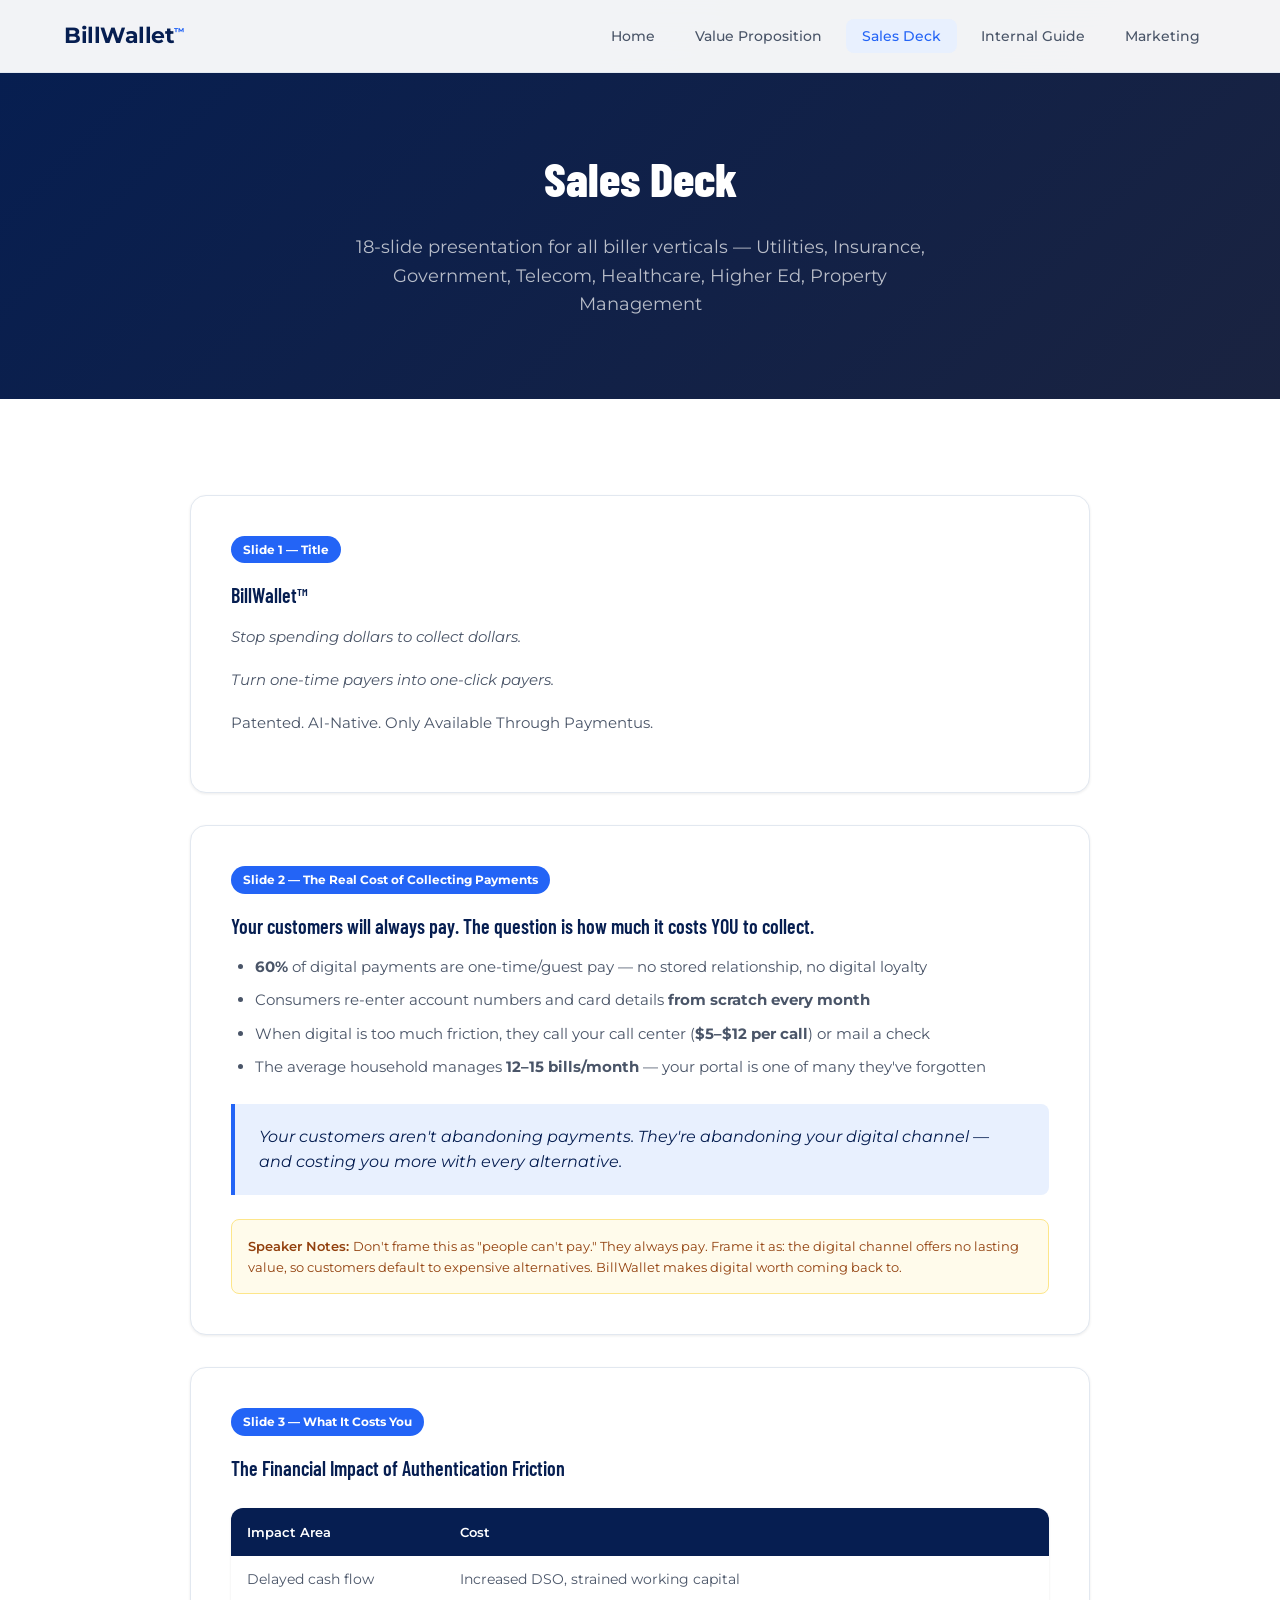
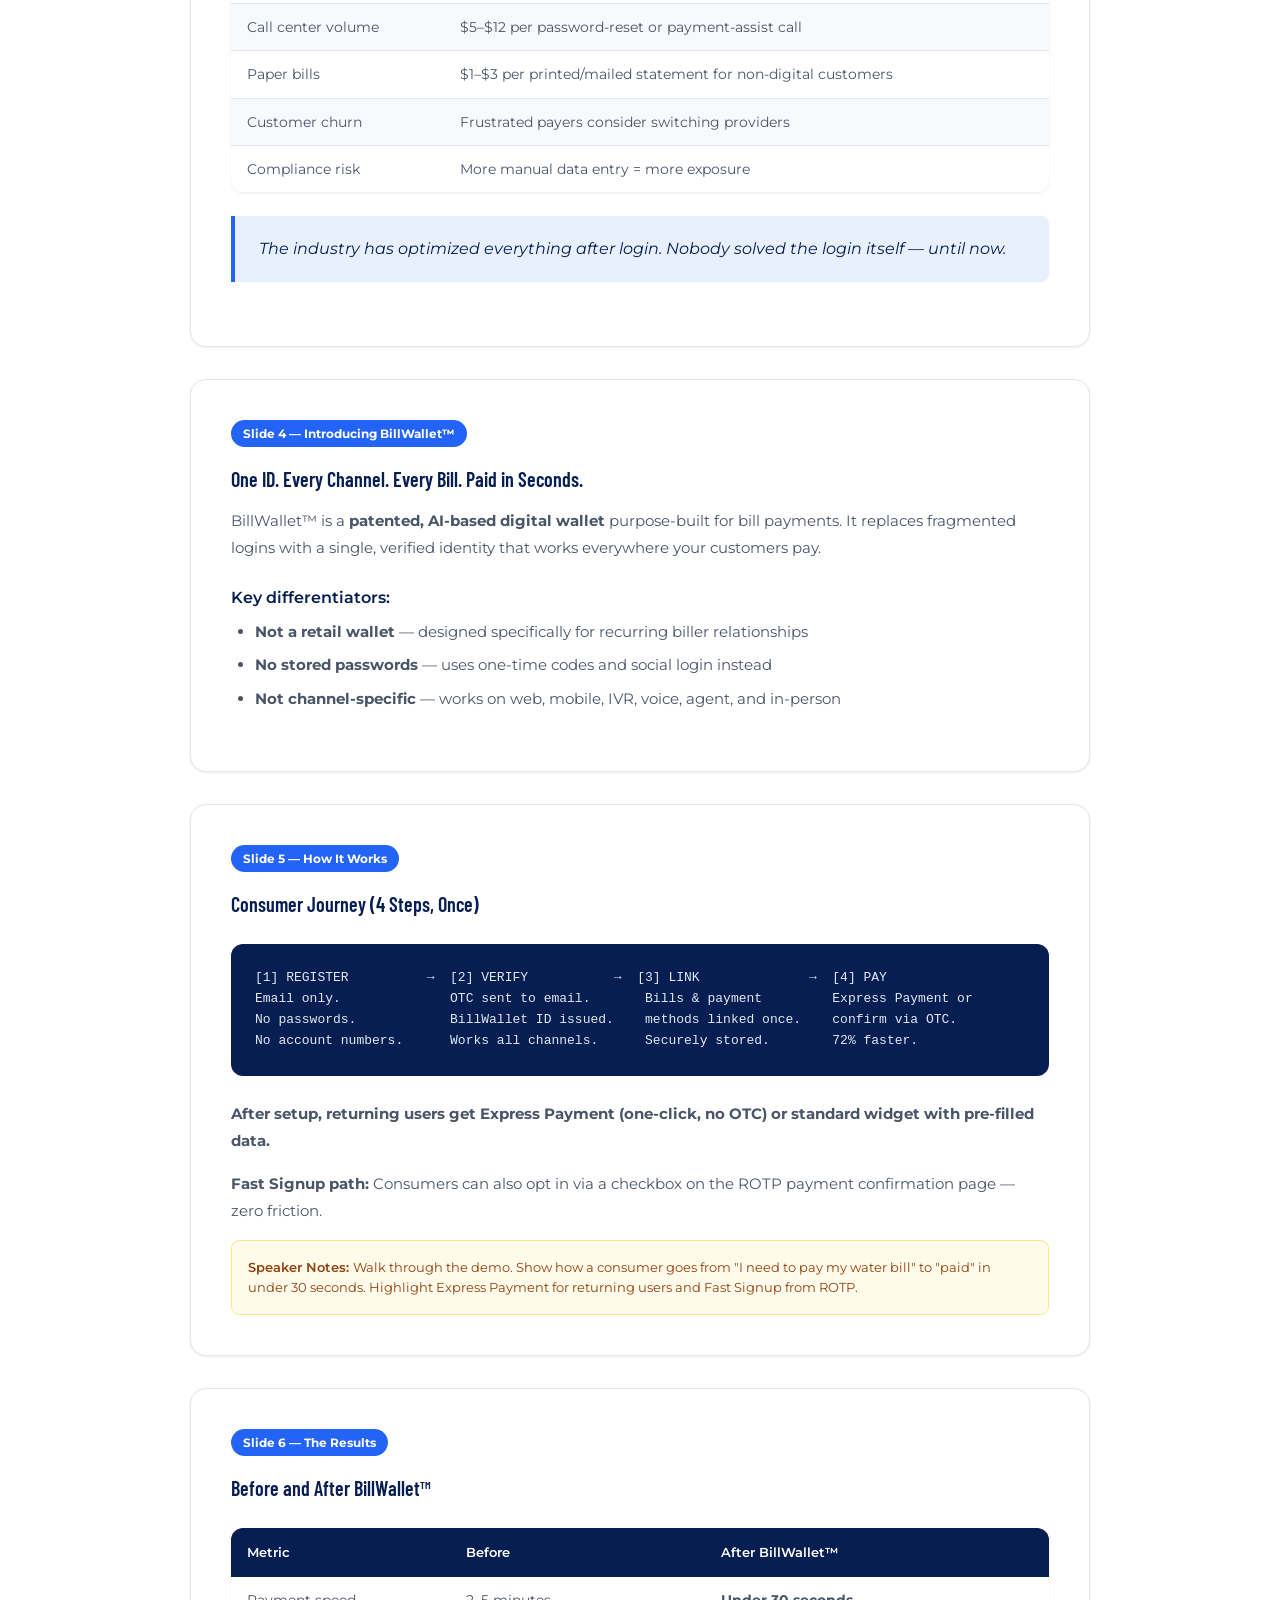
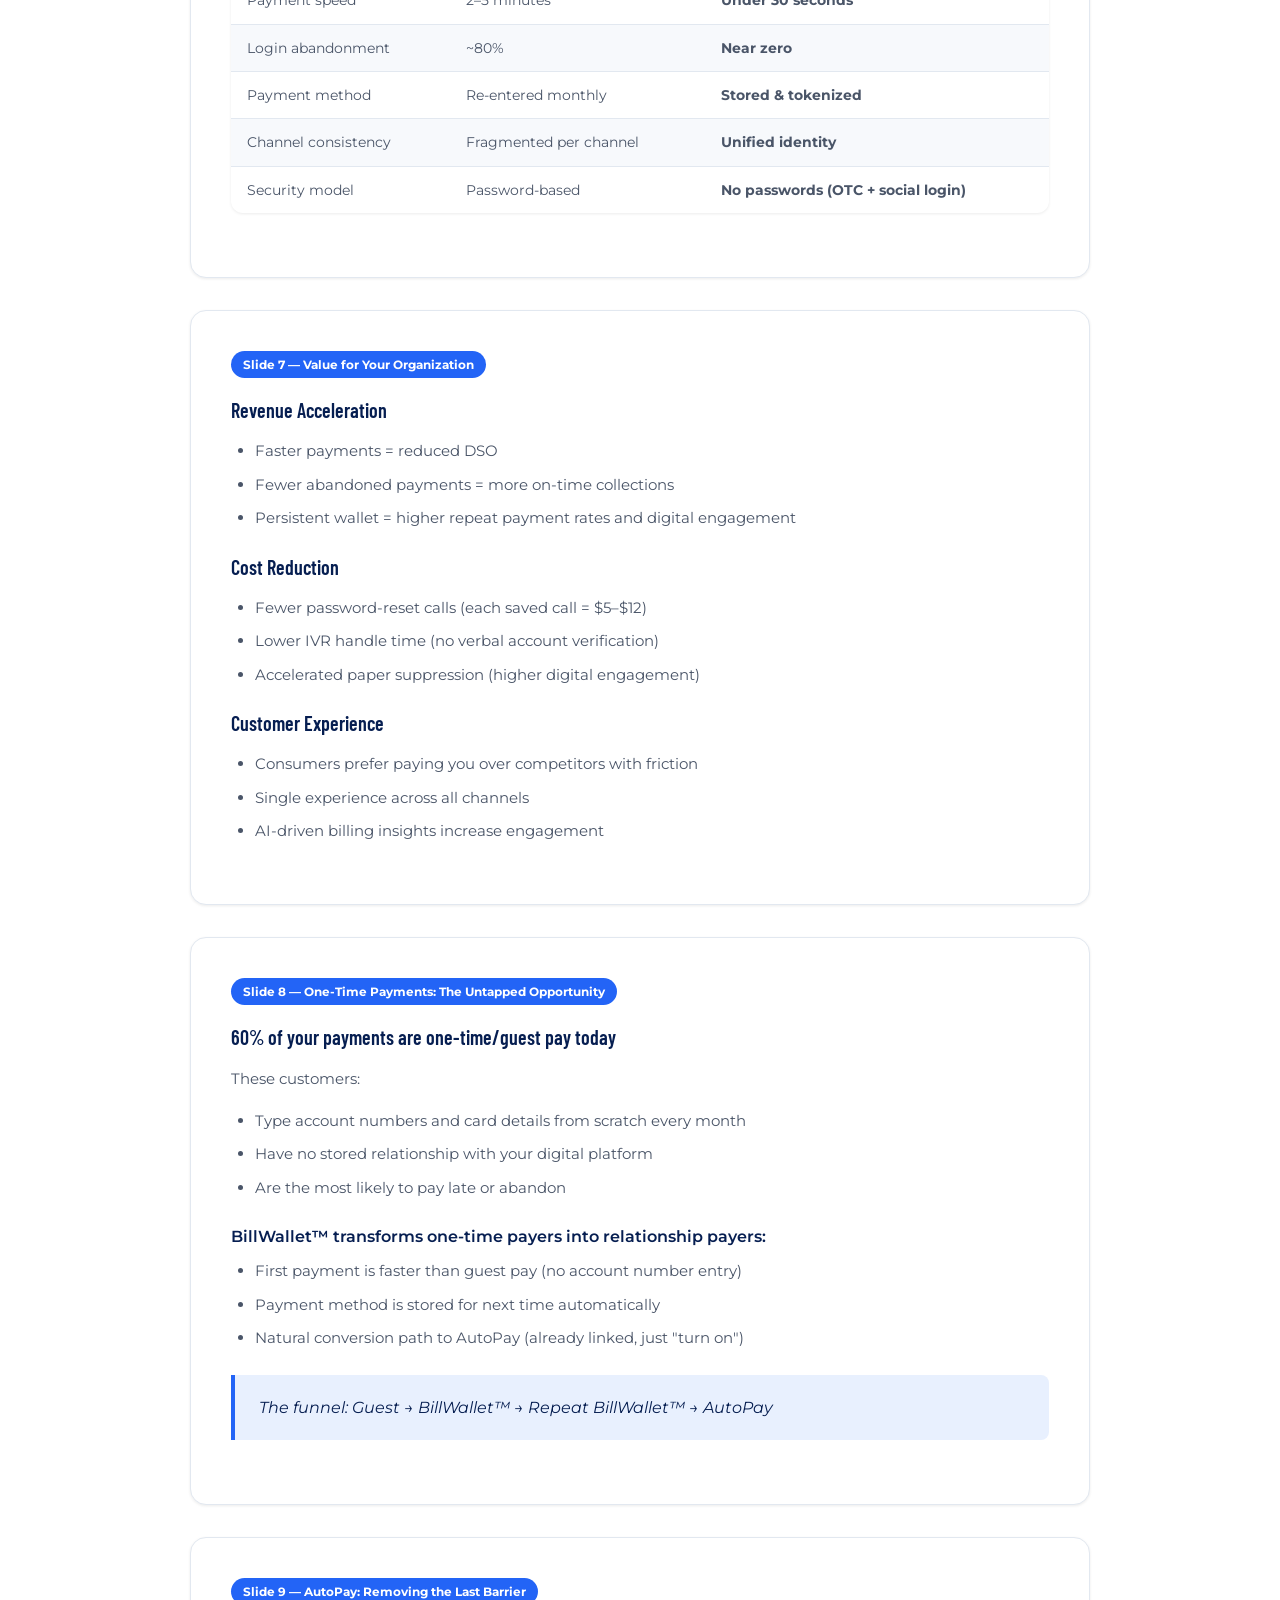
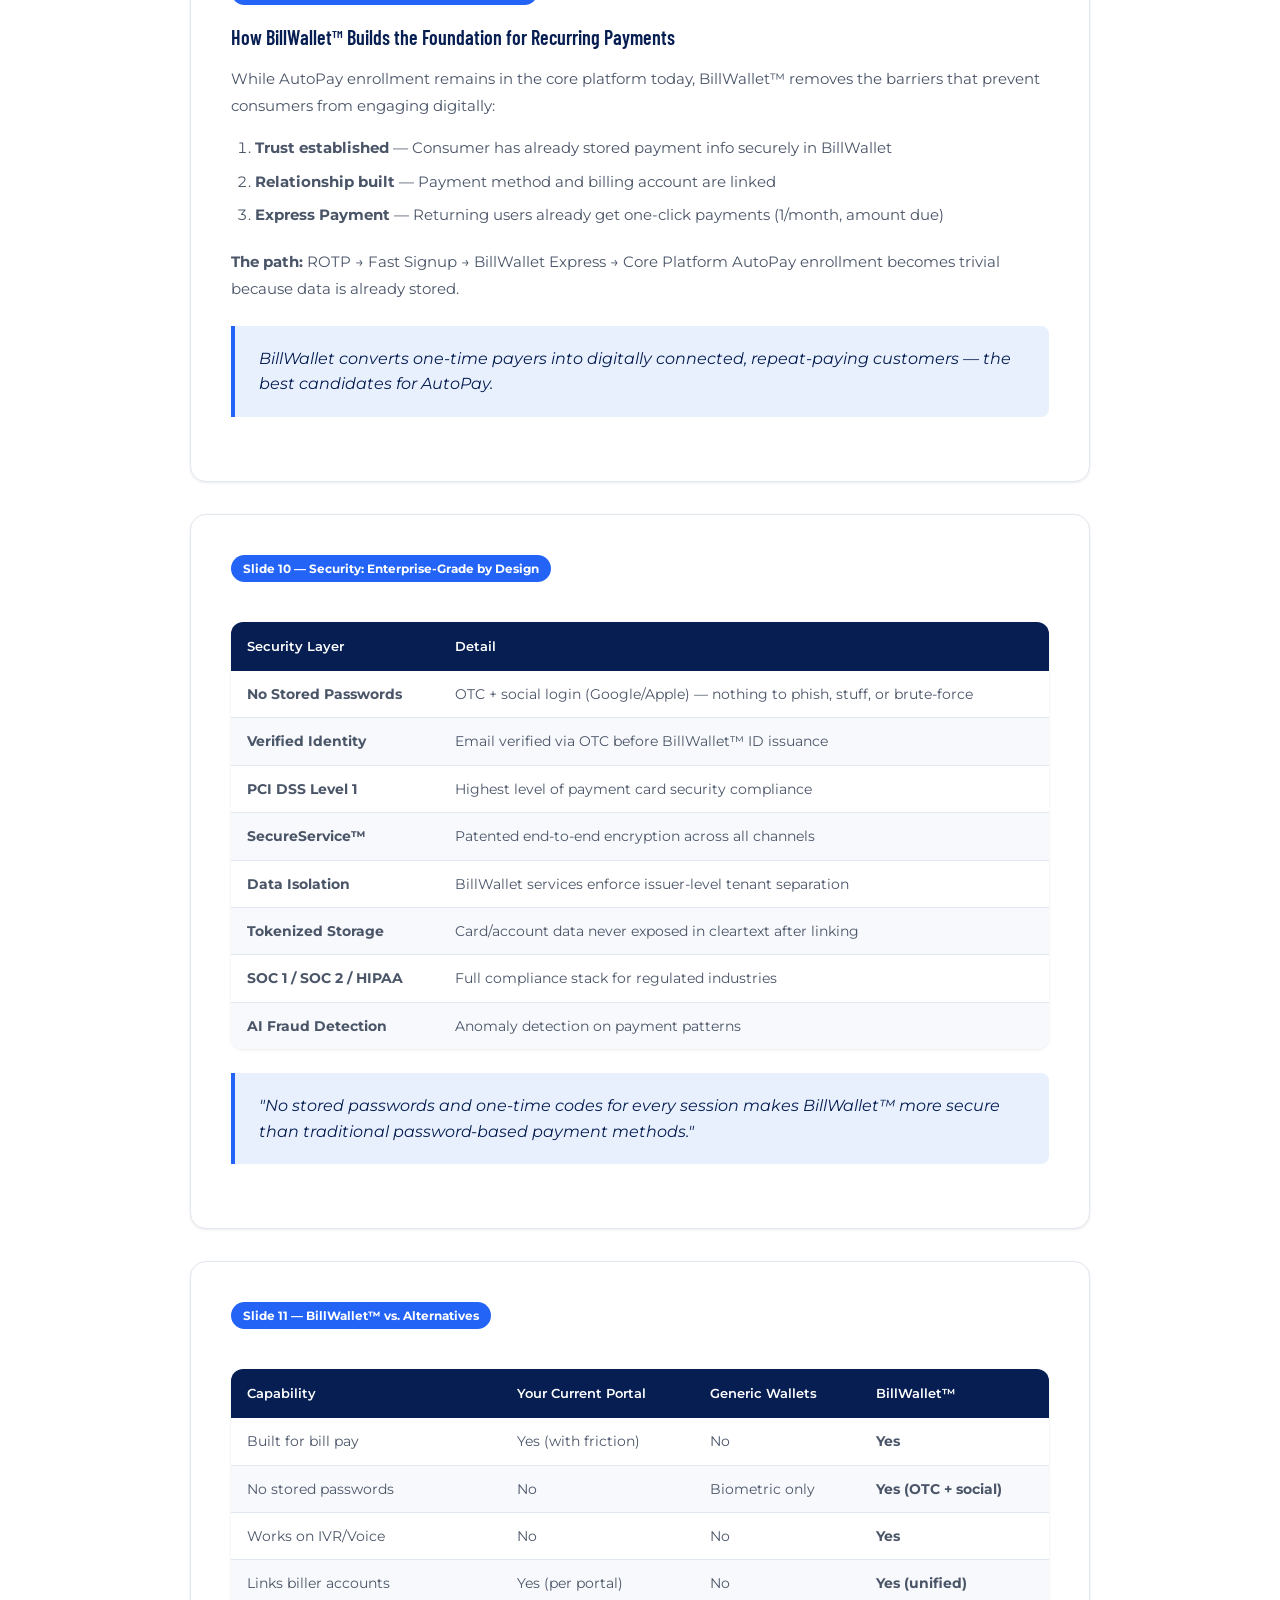
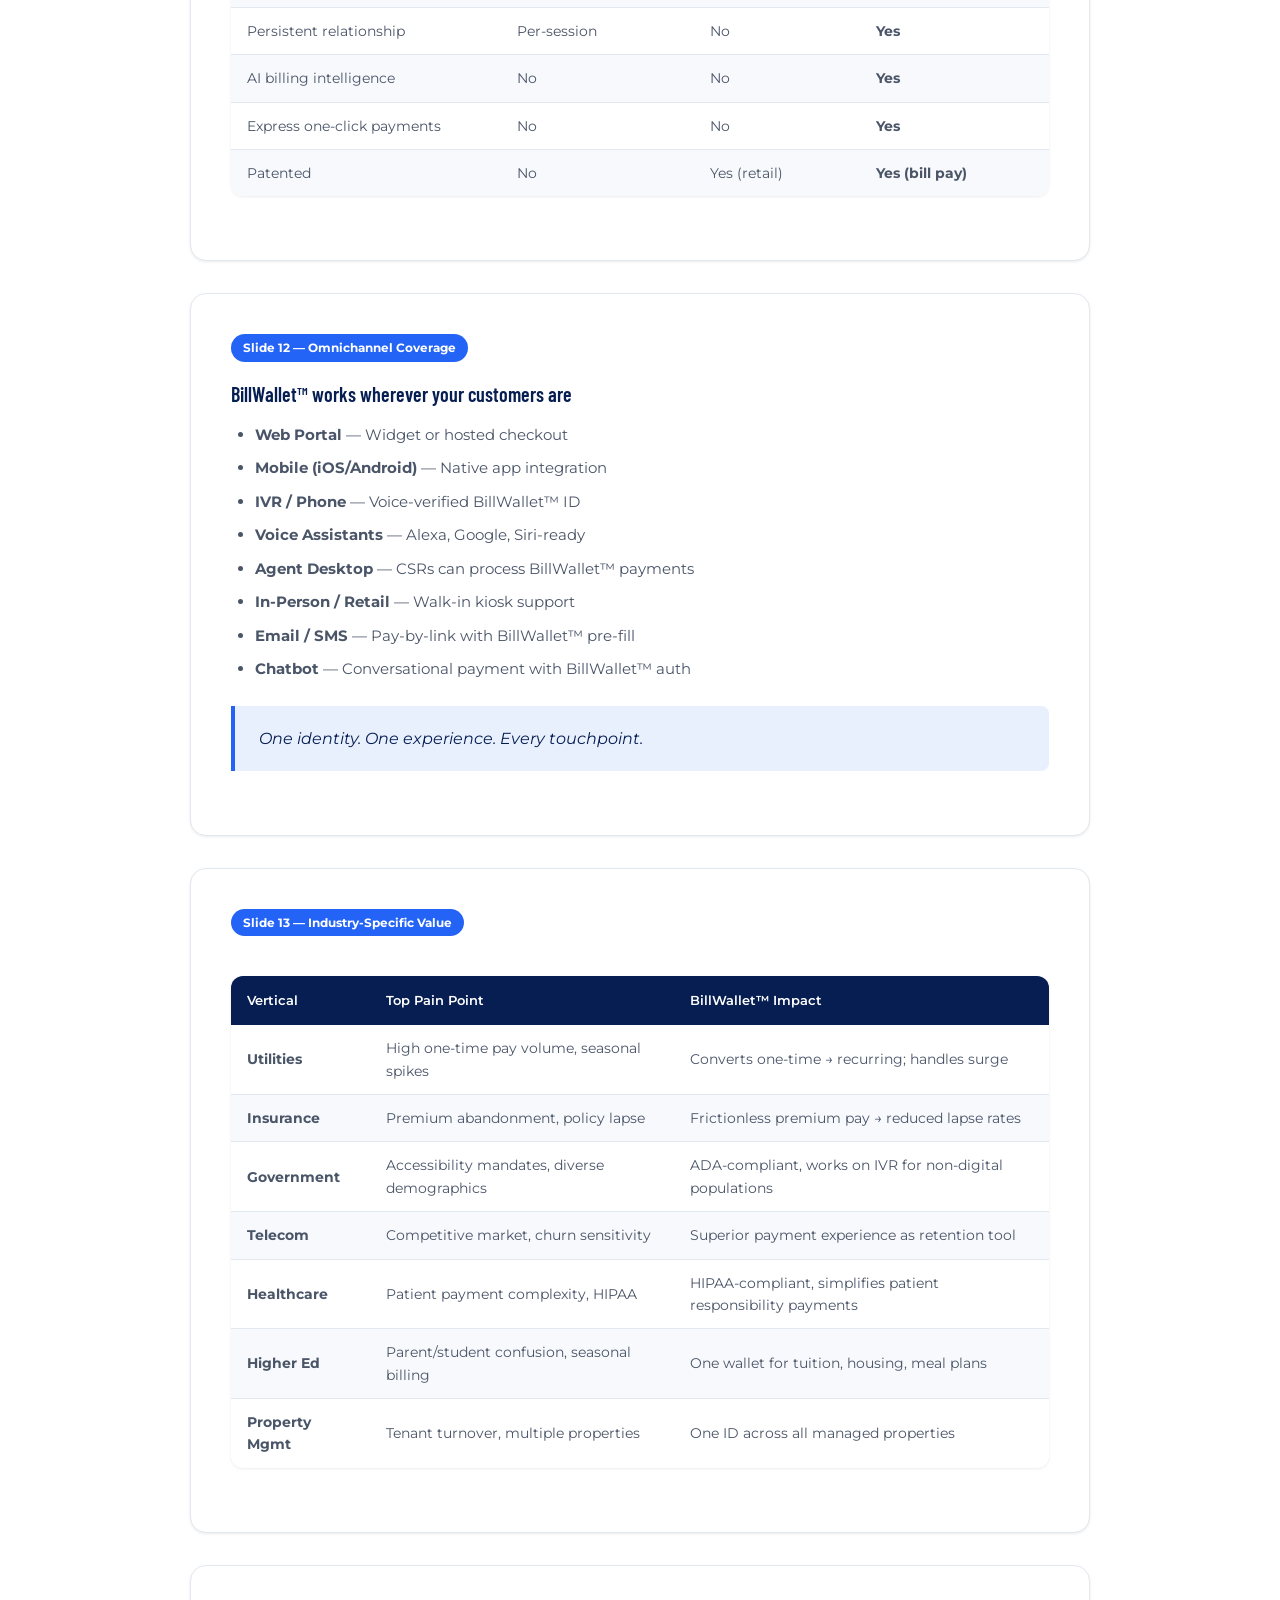
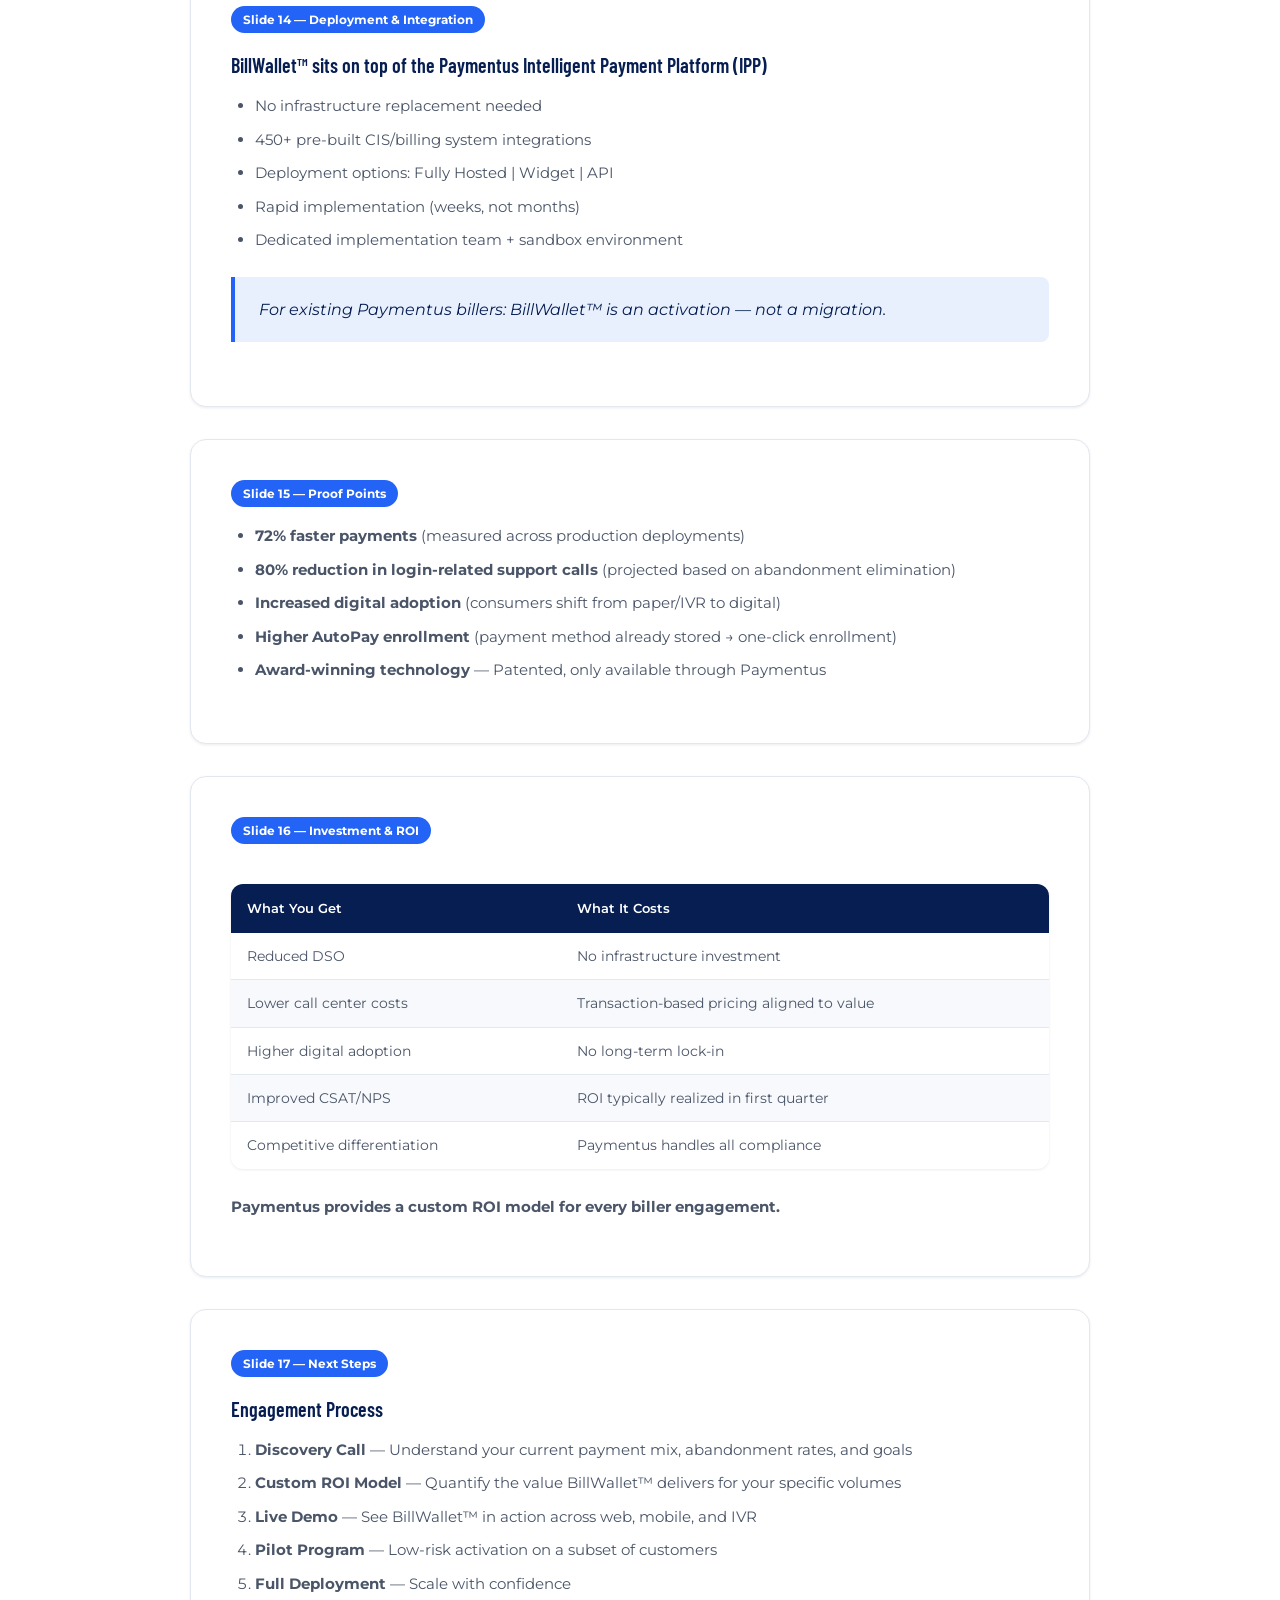
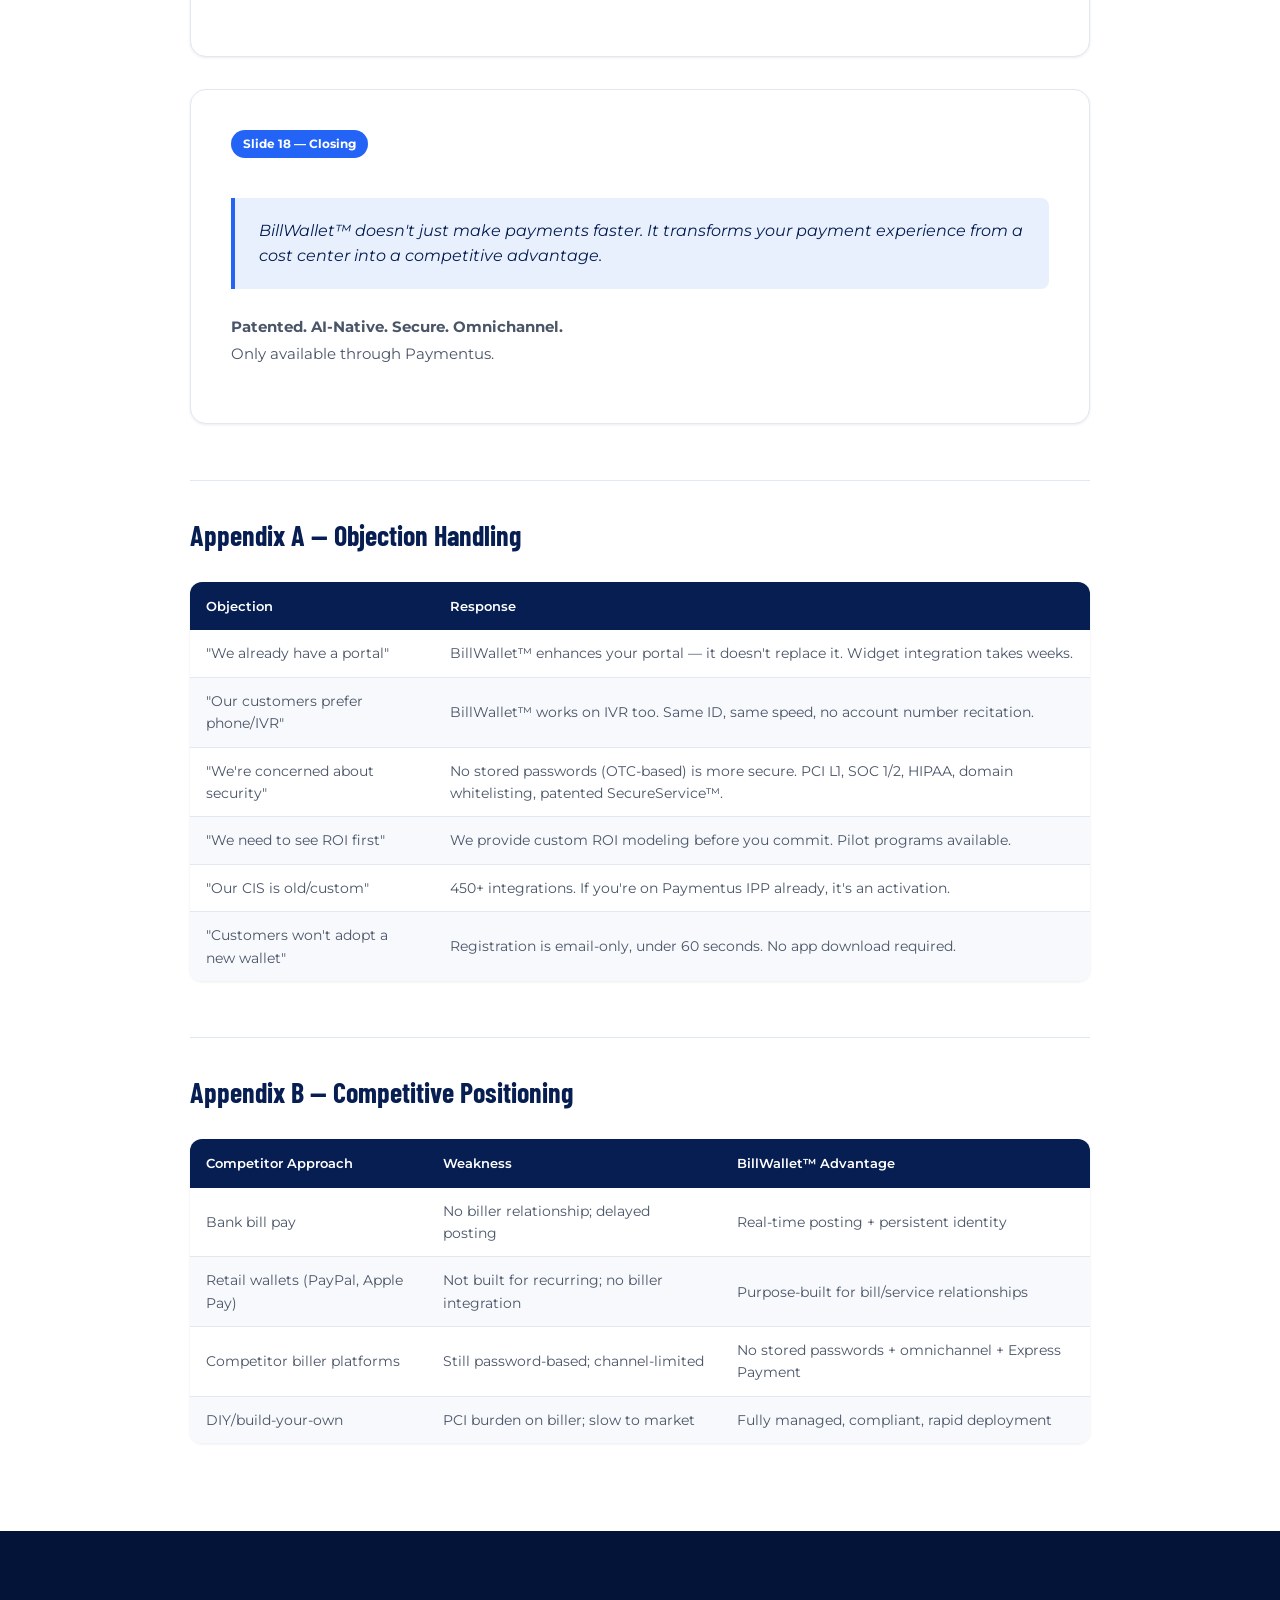
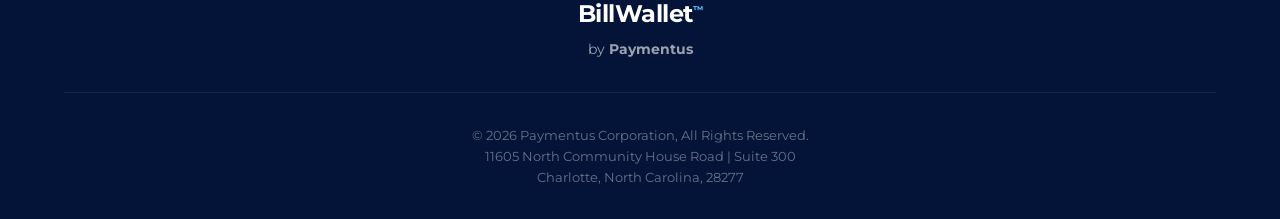
<file: pages/sales-deck.html>
<!DOCTYPE html>
<html lang="en">
<head>
    <meta charset="UTF-8">
    <meta name="viewport" content="width=device-width, initial-scale=1.0">
    <title>Sales Deck — BillWallet™</title>
    <link rel="preconnect" href="https://fonts.googleapis.com">
    <link rel="preconnect" href="https://fonts.gstatic.com" crossorigin>
    <link href="https://fonts.googleapis.com/css2?family=Montserrat:wght@300;400;500;600;700;800&family=Barlow+Condensed:wght@400;500;600;700&display=swap" rel="stylesheet">
    <link href="https://cdnjs.cloudflare.com/ajax/libs/font-awesome/6.5.0/css/all.min.css" rel="stylesheet">
    <link rel="stylesheet" href="../css/styles.css">
</head>
<body>
    <!-- Navigation -->
    <nav class="navbar" id="navbar">
        <div class="nav-container">
            <a href="../index.html" class="nav-logo">
                <span class="logo-text">BillWallet<sup>™</sup></span>
            </a>
            <ul class="nav-menu" id="nav-menu">
                <li><a href="../index.html" class="nav-link">Home</a></li>
                <li><a href="value-proposition.html" class="nav-link">Value Proposition</a></li>
                <li><a href="sales-deck.html" class="nav-link active">Sales Deck</a></li>
                <li><a href="internal-guide.html" class="nav-link">Internal Guide</a></li>
                <li><a href="marketing.html" class="nav-link">Marketing</a></li>
            </ul>
            <button class="nav-toggle" id="nav-toggle">
                <i class="fas fa-bars"></i>
            </button>
        </div>
    </nav>

    <!-- Page Hero -->
    <section class="page-hero">
        <h1>Sales Deck</h1>
        <p>18-slide presentation for all biller verticals — Utilities, Insurance, Government, Telecom, Healthcare, Higher Ed, Property Management</p>
    </section>

    <!-- Content -->
    <section class="page-content">
        <div class="content-wrapper">

            <!-- Slide 1 -->
            <div class="slide-card">
                <span class="slide-number">Slide 1 — Title</span>
                <h3>BillWallet™</h3>
                <p><em>Stop spending dollars to collect dollars.</em></p>
                <p><em>Turn one-time payers into one-click payers.</em></p>
                <p>Patented. AI-Native. Only Available Through Paymentus.</p>
            </div>

            <!-- Slide 2 -->
            <div class="slide-card">
                <span class="slide-number">Slide 2 — The Real Cost of Collecting Payments</span>
                <h3>Your customers will always pay. The question is how much it costs YOU to collect.</h3>
                <ul>
                    <li><strong>60%</strong> of digital payments are one-time/guest pay — no stored relationship, no digital loyalty</li>
                    <li>Consumers re-enter account numbers and card details <strong>from scratch every month</strong></li>
                    <li>When digital is too much friction, they call your call center (<strong>$5–$12 per call</strong>) or mail a check</li>
                    <li>The average household manages <strong>12–15 bills/month</strong> — your portal is one of many they've forgotten</li>
                </ul>
                <blockquote>Your customers aren't abandoning payments. They're abandoning your digital channel — and costing you more with every alternative.</blockquote>
                <div class="speaker-note">Don't frame this as "people can't pay." They always pay. Frame it as: the digital channel offers no lasting value, so customers default to expensive alternatives. BillWallet makes digital worth coming back to.</div>
            </div>

            <!-- Slide 3 -->
            <div class="slide-card">
                <span class="slide-number">Slide 3 — What It Costs You</span>
                <h3>The Financial Impact of Authentication Friction</h3>
                <table>
                    <thead>
                        <tr><th>Impact Area</th><th>Cost</th></tr>
                    </thead>
                    <tbody>
                        <tr><td>Delayed cash flow</td><td>Increased DSO, strained working capital</td></tr>
                        <tr><td>Call center volume</td><td>$5–$12 per password-reset or payment-assist call</td></tr>
                        <tr><td>Paper bills</td><td>$1–$3 per printed/mailed statement for non-digital customers</td></tr>
                        <tr><td>Customer churn</td><td>Frustrated payers consider switching providers</td></tr>
                        <tr><td>Compliance risk</td><td>More manual data entry = more exposure</td></tr>
                    </tbody>
                </table>
                <blockquote>The industry has optimized everything <em>after</em> login. Nobody solved the login itself — until now.</blockquote>
            </div>

            <!-- Slide 4 -->
            <div class="slide-card">
                <span class="slide-number">Slide 4 — Introducing BillWallet™</span>
                <h3>One ID. Every Channel. Every Bill. Paid in Seconds.</h3>
                <p>BillWallet™ is a <strong>patented, AI-based digital wallet</strong> purpose-built for bill payments. It replaces fragmented logins with a single, verified identity that works everywhere your customers pay.</p>
                <h4>Key differentiators:</h4>
                <ul>
                    <li><strong>Not a retail wallet</strong> — designed specifically for recurring biller relationships</li>
                    <li><strong>No stored passwords</strong> — uses one-time codes and social login instead</li>
                    <li><strong>Not channel-specific</strong> — works on web, mobile, IVR, voice, agent, and in-person</li>
                </ul>
            </div>

            <!-- Slide 5 -->
            <div class="slide-card">
                <span class="slide-number">Slide 5 — How It Works</span>
                <h3>Consumer Journey (4 Steps, Once)</h3>
                <pre><code>[1] REGISTER          →  [2] VERIFY           →  [3] LINK              →  [4] PAY
Email only.              OTC sent to email.       Bills & payment         Express Payment or
No passwords.            BillWallet ID issued.    methods linked once.    confirm via OTC.
No account numbers.      Works all channels.      Securely stored.        72% faster.</code></pre>
                <p><strong>After setup, returning users get Express Payment (one-click, no OTC) or standard widget with pre-filled data.</strong></p>
                <p><strong>Fast Signup path:</strong> Consumers can also opt in via a checkbox on the ROTP payment confirmation page — zero friction.</p>
                <div class="speaker-note">Walk through the demo. Show how a consumer goes from "I need to pay my water bill" to "paid" in under 30 seconds. Highlight Express Payment for returning users and Fast Signup from ROTP.</div>
            </div>

            <!-- Slide 6 -->
            <div class="slide-card">
                <span class="slide-number">Slide 6 — The Results</span>
                <h3>Before and After BillWallet™</h3>
                <table>
                    <thead>
                        <tr><th>Metric</th><th>Before</th><th>After BillWallet™</th></tr>
                    </thead>
                    <tbody>
                        <tr><td>Payment speed</td><td>2–5 minutes</td><td><strong>Under 30 seconds</strong></td></tr>
                        <tr><td>Login abandonment</td><td>~80%</td><td><strong>Near zero</strong></td></tr>
                        <tr><td>Payment method</td><td>Re-entered monthly</td><td><strong>Stored & tokenized</strong></td></tr>
                        <tr><td>Channel consistency</td><td>Fragmented per channel</td><td><strong>Unified identity</strong></td></tr>
                        <tr><td>Security model</td><td>Password-based</td><td><strong>No passwords (OTC + social login)</strong></td></tr>
                    </tbody>
                </table>
            </div>

            <!-- Slide 7 -->
            <div class="slide-card">
                <span class="slide-number">Slide 7 — Value for Your Organization</span>
                <h3>Revenue Acceleration</h3>
                <ul>
                    <li>Faster payments = reduced DSO</li>
                    <li>Fewer abandoned payments = more on-time collections</li>
                    <li>Persistent wallet = higher repeat payment rates and digital engagement</li>
                </ul>
                <h3>Cost Reduction</h3>
                <ul>
                    <li>Fewer password-reset calls (each saved call = $5–$12)</li>
                    <li>Lower IVR handle time (no verbal account verification)</li>
                    <li>Accelerated paper suppression (higher digital engagement)</li>
                </ul>
                <h3>Customer Experience</h3>
                <ul>
                    <li>Consumers prefer paying you over competitors with friction</li>
                    <li>Single experience across all channels</li>
                    <li>AI-driven billing insights increase engagement</li>
                </ul>
            </div>

            <!-- Slide 8 -->
            <div class="slide-card">
                <span class="slide-number">Slide 8 — One-Time Payments: The Untapped Opportunity</span>
                <h3>60% of your payments are one-time/guest pay today</h3>
                <p>These customers:</p>
                <ul>
                    <li>Type account numbers and card details from scratch every month</li>
                    <li>Have no stored relationship with your digital platform</li>
                    <li>Are the most likely to pay late or abandon</li>
                </ul>
                <h4>BillWallet™ transforms one-time payers into relationship payers:</h4>
                <ul>
                    <li>First payment is faster than guest pay (no account number entry)</li>
                    <li>Payment method is stored for next time automatically</li>
                    <li>Natural conversion path to AutoPay (already linked, just "turn on")</li>
                </ul>
                <blockquote>The funnel: Guest → BillWallet™ → Repeat BillWallet™ → AutoPay</blockquote>
            </div>

            <!-- Slide 9 -->
            <div class="slide-card">
                <span class="slide-number">Slide 9 — AutoPay: Removing the Last Barrier</span>
                <h3>How BillWallet™ Builds the Foundation for Recurring Payments</h3>
                <p>While AutoPay enrollment remains in the core platform today, BillWallet™ removes the barriers that prevent consumers from engaging digitally:</p>
                <ol>
                    <li><strong>Trust established</strong> — Consumer has already stored payment info securely in BillWallet</li>
                    <li><strong>Relationship built</strong> — Payment method and billing account are linked</li>
                    <li><strong>Express Payment</strong> — Returning users already get one-click payments (1/month, amount due)</li>
                </ol>
                <p><strong>The path:</strong> ROTP → Fast Signup → BillWallet Express → Core Platform AutoPay enrollment becomes trivial because data is already stored.</p>
                <blockquote>BillWallet converts one-time payers into digitally connected, repeat-paying customers — the best candidates for AutoPay.</blockquote>
            </div>

            <!-- Slide 10 -->
            <div class="slide-card">
                <span class="slide-number">Slide 10 — Security: Enterprise-Grade by Design</span>
                <table>
                    <thead>
                        <tr><th>Security Layer</th><th>Detail</th></tr>
                    </thead>
                    <tbody>
                        <tr><td><strong>No Stored Passwords</strong></td><td>OTC + social login (Google/Apple) — nothing to phish, stuff, or brute-force</td></tr>
                        <tr><td><strong>Verified Identity</strong></td><td>Email verified via OTC before BillWallet™ ID issuance</td></tr>
                        <tr><td><strong>PCI DSS Level 1</strong></td><td>Highest level of payment card security compliance</td></tr>
                        <tr><td><strong>SecureService™</strong></td><td>Patented end-to-end encryption across all channels</td></tr>
                        <tr><td><strong>Data Isolation</strong></td><td>BillWallet services enforce issuer-level tenant separation</td></tr>
                        <tr><td><strong>Tokenized Storage</strong></td><td>Card/account data never exposed in cleartext after linking</td></tr>
                        <tr><td><strong>SOC 1 / SOC 2 / HIPAA</strong></td><td>Full compliance stack for regulated industries</td></tr>
                        <tr><td><strong>AI Fraud Detection</strong></td><td>Anomaly detection on payment patterns</td></tr>
                    </tbody>
                </table>
                <blockquote>"No stored passwords and one-time codes for every session makes BillWallet™ more secure than traditional password-based payment methods."</blockquote>
            </div>

            <!-- Slide 11 -->
            <div class="slide-card">
                <span class="slide-number">Slide 11 — BillWallet™ vs. Alternatives</span>
                <table>
                    <thead>
                        <tr><th>Capability</th><th>Your Current Portal</th><th>Generic Wallets</th><th>BillWallet™</th></tr>
                    </thead>
                    <tbody>
                        <tr><td>Built for bill pay</td><td>Yes (with friction)</td><td>No</td><td><strong>Yes</strong></td></tr>
                        <tr><td>No stored passwords</td><td>No</td><td>Biometric only</td><td><strong>Yes (OTC + social)</strong></td></tr>
                        <tr><td>Works on IVR/Voice</td><td>No</td><td>No</td><td><strong>Yes</strong></td></tr>
                        <tr><td>Links biller accounts</td><td>Yes (per portal)</td><td>No</td><td><strong>Yes (unified)</strong></td></tr>
                        <tr><td>Persistent relationship</td><td>Per-session</td><td>No</td><td><strong>Yes</strong></td></tr>
                        <tr><td>AI billing intelligence</td><td>No</td><td>No</td><td><strong>Yes</strong></td></tr>
                        <tr><td>Express one-click payments</td><td>No</td><td>No</td><td><strong>Yes</strong></td></tr>
                        <tr><td>Patented</td><td>No</td><td>Yes (retail)</td><td><strong>Yes (bill pay)</strong></td></tr>
                    </tbody>
                </table>
            </div>

            <!-- Slide 12 -->
            <div class="slide-card">
                <span class="slide-number">Slide 12 — Omnichannel Coverage</span>
                <h3>BillWallet™ works wherever your customers are</h3>
                <ul>
                    <li><strong>Web Portal</strong> — Widget or hosted checkout</li>
                    <li><strong>Mobile (iOS/Android)</strong> — Native app integration</li>
                    <li><strong>IVR / Phone</strong> — Voice-verified BillWallet™ ID</li>
                    <li><strong>Voice Assistants</strong> — Alexa, Google, Siri-ready</li>
                    <li><strong>Agent Desktop</strong> — CSRs can process BillWallet™ payments</li>
                    <li><strong>In-Person / Retail</strong> — Walk-in kiosk support</li>
                    <li><strong>Email / SMS</strong> — Pay-by-link with BillWallet™ pre-fill</li>
                    <li><strong>Chatbot</strong> — Conversational payment with BillWallet™ auth</li>
                </ul>
                <blockquote>One identity. One experience. Every touchpoint.</blockquote>
            </div>

            <!-- Slide 13 -->
            <div class="slide-card">
                <span class="slide-number">Slide 13 — Industry-Specific Value</span>
                <table>
                    <thead>
                        <tr><th>Vertical</th><th>Top Pain Point</th><th>BillWallet™ Impact</th></tr>
                    </thead>
                    <tbody>
                        <tr><td><strong>Utilities</strong></td><td>High one-time pay volume, seasonal spikes</td><td>Converts one-time → recurring; handles surge</td></tr>
                        <tr><td><strong>Insurance</strong></td><td>Premium abandonment, policy lapse</td><td>Frictionless premium pay → reduced lapse rates</td></tr>
                        <tr><td><strong>Government</strong></td><td>Accessibility mandates, diverse demographics</td><td>ADA-compliant, works on IVR for non-digital populations</td></tr>
                        <tr><td><strong>Telecom</strong></td><td>Competitive market, churn sensitivity</td><td>Superior payment experience as retention tool</td></tr>
                        <tr><td><strong>Healthcare</strong></td><td>Patient payment complexity, HIPAA</td><td>HIPAA-compliant, simplifies patient responsibility payments</td></tr>
                        <tr><td><strong>Higher Ed</strong></td><td>Parent/student confusion, seasonal billing</td><td>One wallet for tuition, housing, meal plans</td></tr>
                        <tr><td><strong>Property Mgmt</strong></td><td>Tenant turnover, multiple properties</td><td>One ID across all managed properties</td></tr>
                    </tbody>
                </table>
            </div>

            <!-- Slide 14 -->
            <div class="slide-card">
                <span class="slide-number">Slide 14 — Deployment & Integration</span>
                <h3>BillWallet™ sits on top of the Paymentus Intelligent Payment Platform (IPP)</h3>
                <ul>
                    <li>No infrastructure replacement needed</li>
                    <li>450+ pre-built CIS/billing system integrations</li>
                    <li>Deployment options: Fully Hosted | Widget | API</li>
                    <li>Rapid implementation (weeks, not months)</li>
                    <li>Dedicated implementation team + sandbox environment</li>
                </ul>
                <blockquote>For existing Paymentus billers: BillWallet™ is an activation — not a migration.</blockquote>
            </div>

            <!-- Slide 15 -->
            <div class="slide-card">
                <span class="slide-number">Slide 15 — Proof Points</span>
                <ul>
                    <li><strong>72% faster payments</strong> (measured across production deployments)</li>
                    <li><strong>80% reduction in login-related support calls</strong> (projected based on abandonment elimination)</li>
                    <li><strong>Increased digital adoption</strong> (consumers shift from paper/IVR to digital)</li>
                    <li><strong>Higher AutoPay enrollment</strong> (payment method already stored → one-click enrollment)</li>
                    <li><strong>Award-winning technology</strong> — Patented, only available through Paymentus</li>
                </ul>
            </div>

            <!-- Slide 16 -->
            <div class="slide-card">
                <span class="slide-number">Slide 16 — Investment & ROI</span>
                <table>
                    <thead>
                        <tr><th>What You Get</th><th>What It Costs</th></tr>
                    </thead>
                    <tbody>
                        <tr><td>Reduced DSO</td><td>No infrastructure investment</td></tr>
                        <tr><td>Lower call center costs</td><td>Transaction-based pricing aligned to value</td></tr>
                        <tr><td>Higher digital adoption</td><td>No long-term lock-in</td></tr>
                        <tr><td>Improved CSAT/NPS</td><td>ROI typically realized in first quarter</td></tr>
                        <tr><td>Competitive differentiation</td><td>Paymentus handles all compliance</td></tr>
                    </tbody>
                </table>
                <p><strong>Paymentus provides a custom ROI model for every biller engagement.</strong></p>
            </div>

            <!-- Slide 17 -->
            <div class="slide-card">
                <span class="slide-number">Slide 17 — Next Steps</span>
                <h3>Engagement Process</h3>
                <ol>
                    <li><strong>Discovery Call</strong> — Understand your current payment mix, abandonment rates, and goals</li>
                    <li><strong>Custom ROI Model</strong> — Quantify the value BillWallet™ delivers for your specific volumes</li>
                    <li><strong>Live Demo</strong> — See BillWallet™ in action across web, mobile, and IVR</li>
                    <li><strong>Pilot Program</strong> — Low-risk activation on a subset of customers</li>
                    <li><strong>Full Deployment</strong> — Scale with confidence</li>
                </ol>
            </div>

            <!-- Slide 18 -->
            <div class="slide-card">
                <span class="slide-number">Slide 18 — Closing</span>
                <blockquote>BillWallet™ doesn't just make payments faster. It transforms your payment experience from a cost center into a competitive advantage.</blockquote>
                <p><strong>Patented. AI-Native. Secure. Omnichannel.</strong><br>Only available through Paymentus.</p>
            </div>

            <h2>Appendix A — Objection Handling</h2>
            <table>
                <thead>
                    <tr><th>Objection</th><th>Response</th></tr>
                </thead>
                <tbody>
                    <tr><td>"We already have a portal"</td><td>BillWallet™ enhances your portal — it doesn't replace it. Widget integration takes weeks.</td></tr>
                    <tr><td>"Our customers prefer phone/IVR"</td><td>BillWallet™ works on IVR too. Same ID, same speed, no account number recitation.</td></tr>
                    <tr><td>"We're concerned about security"</td><td>No stored passwords (OTC-based) is more secure. PCI L1, SOC 1/2, HIPAA, domain whitelisting, patented SecureService™.</td></tr>
                    <tr><td>"We need to see ROI first"</td><td>We provide custom ROI modeling before you commit. Pilot programs available.</td></tr>
                    <tr><td>"Our CIS is old/custom"</td><td>450+ integrations. If you're on Paymentus IPP already, it's an activation.</td></tr>
                    <tr><td>"Customers won't adopt a new wallet"</td><td>Registration is email-only, under 60 seconds. No app download required.</td></tr>
                </tbody>
            </table>

            <h2>Appendix B — Competitive Positioning</h2>
            <table>
                <thead>
                    <tr><th>Competitor Approach</th><th>Weakness</th><th>BillWallet™ Advantage</th></tr>
                </thead>
                <tbody>
                    <tr><td>Bank bill pay</td><td>No biller relationship; delayed posting</td><td>Real-time posting + persistent identity</td></tr>
                    <tr><td>Retail wallets (PayPal, Apple Pay)</td><td>Not built for recurring; no biller integration</td><td>Purpose-built for bill/service relationships</td></tr>
                    <tr><td>Competitor biller platforms</td><td>Still password-based; channel-limited</td><td>No stored passwords + omnichannel + Express Payment</td></tr>
                    <tr><td>DIY/build-your-own</td><td>PCI burden on biller; slow to market</td><td>Fully managed, compliant, rapid deployment</td></tr>
                </tbody>
            </table>

        </div>
    </section>

    <!-- Footer -->
    <footer class="footer">
        <div class="container">
            <div class="footer-brand-centered">
                <span class="footer-logo-text">BillWallet<sup>™</sup></span>
                <span class="footer-subtext">by <strong>Paymentus</strong></span>
            </div>
            <div class="footer-bottom">
                <p>&copy; 2026 Paymentus Corporation, All Rights Reserved.</p>
                <p>11605 North Community House Road | Suite 300<br>Charlotte, North Carolina, 28277</p>
            </div>
        </div>
    </footer>

    <script src="../js/main.js"></script>
    
    
    
    
</body>
</html>
</file>
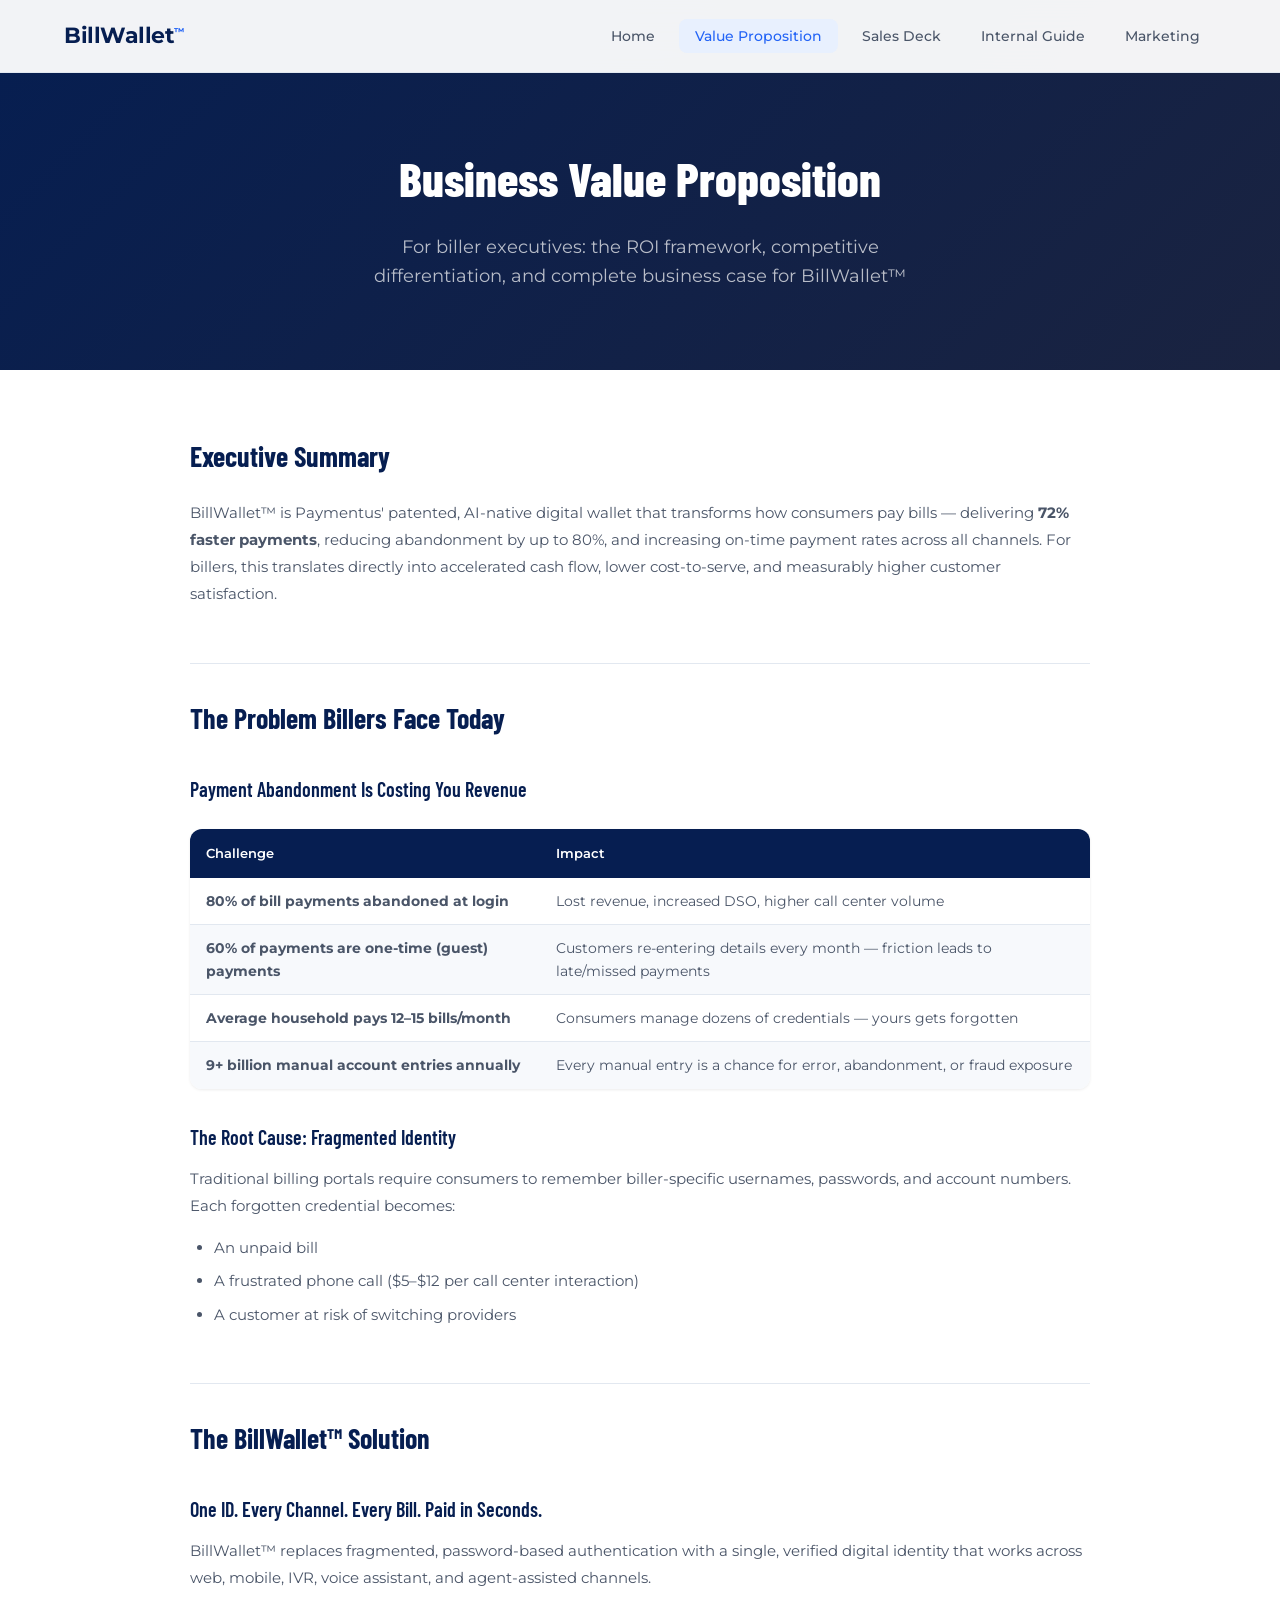
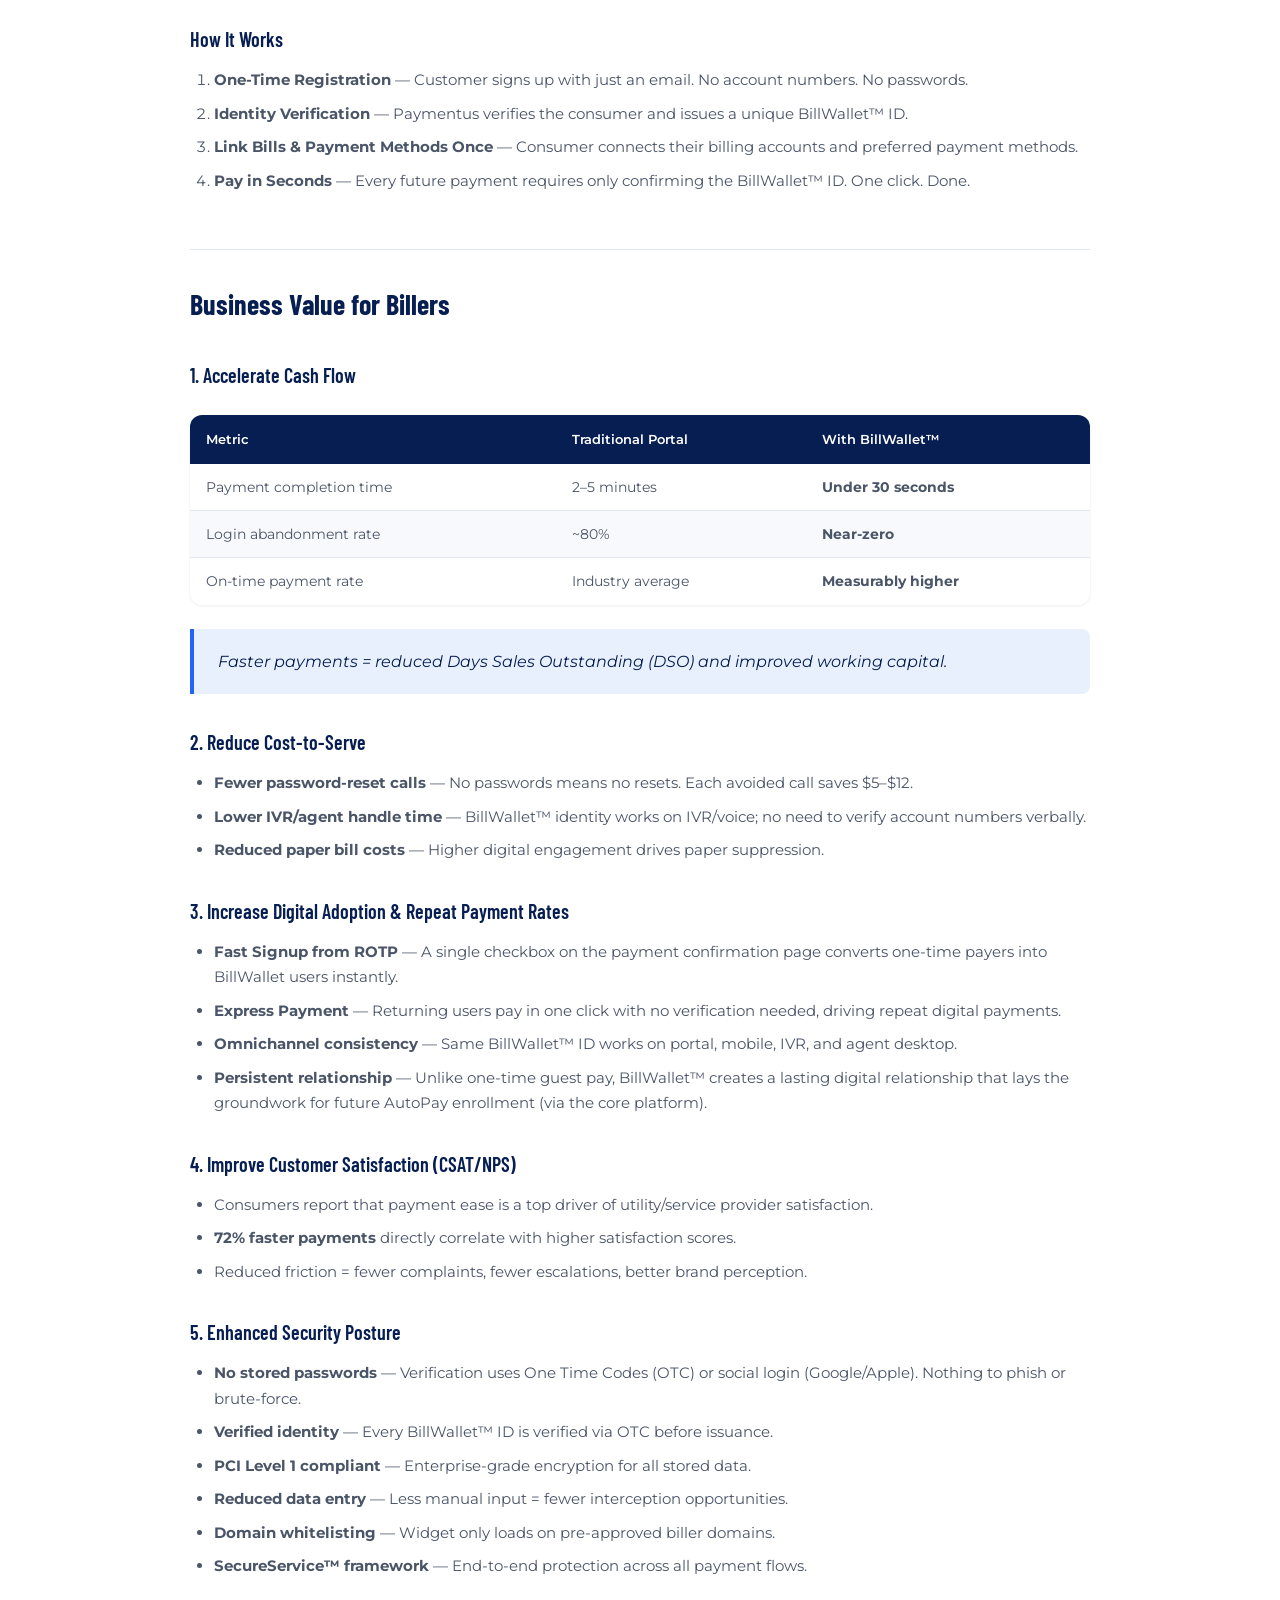
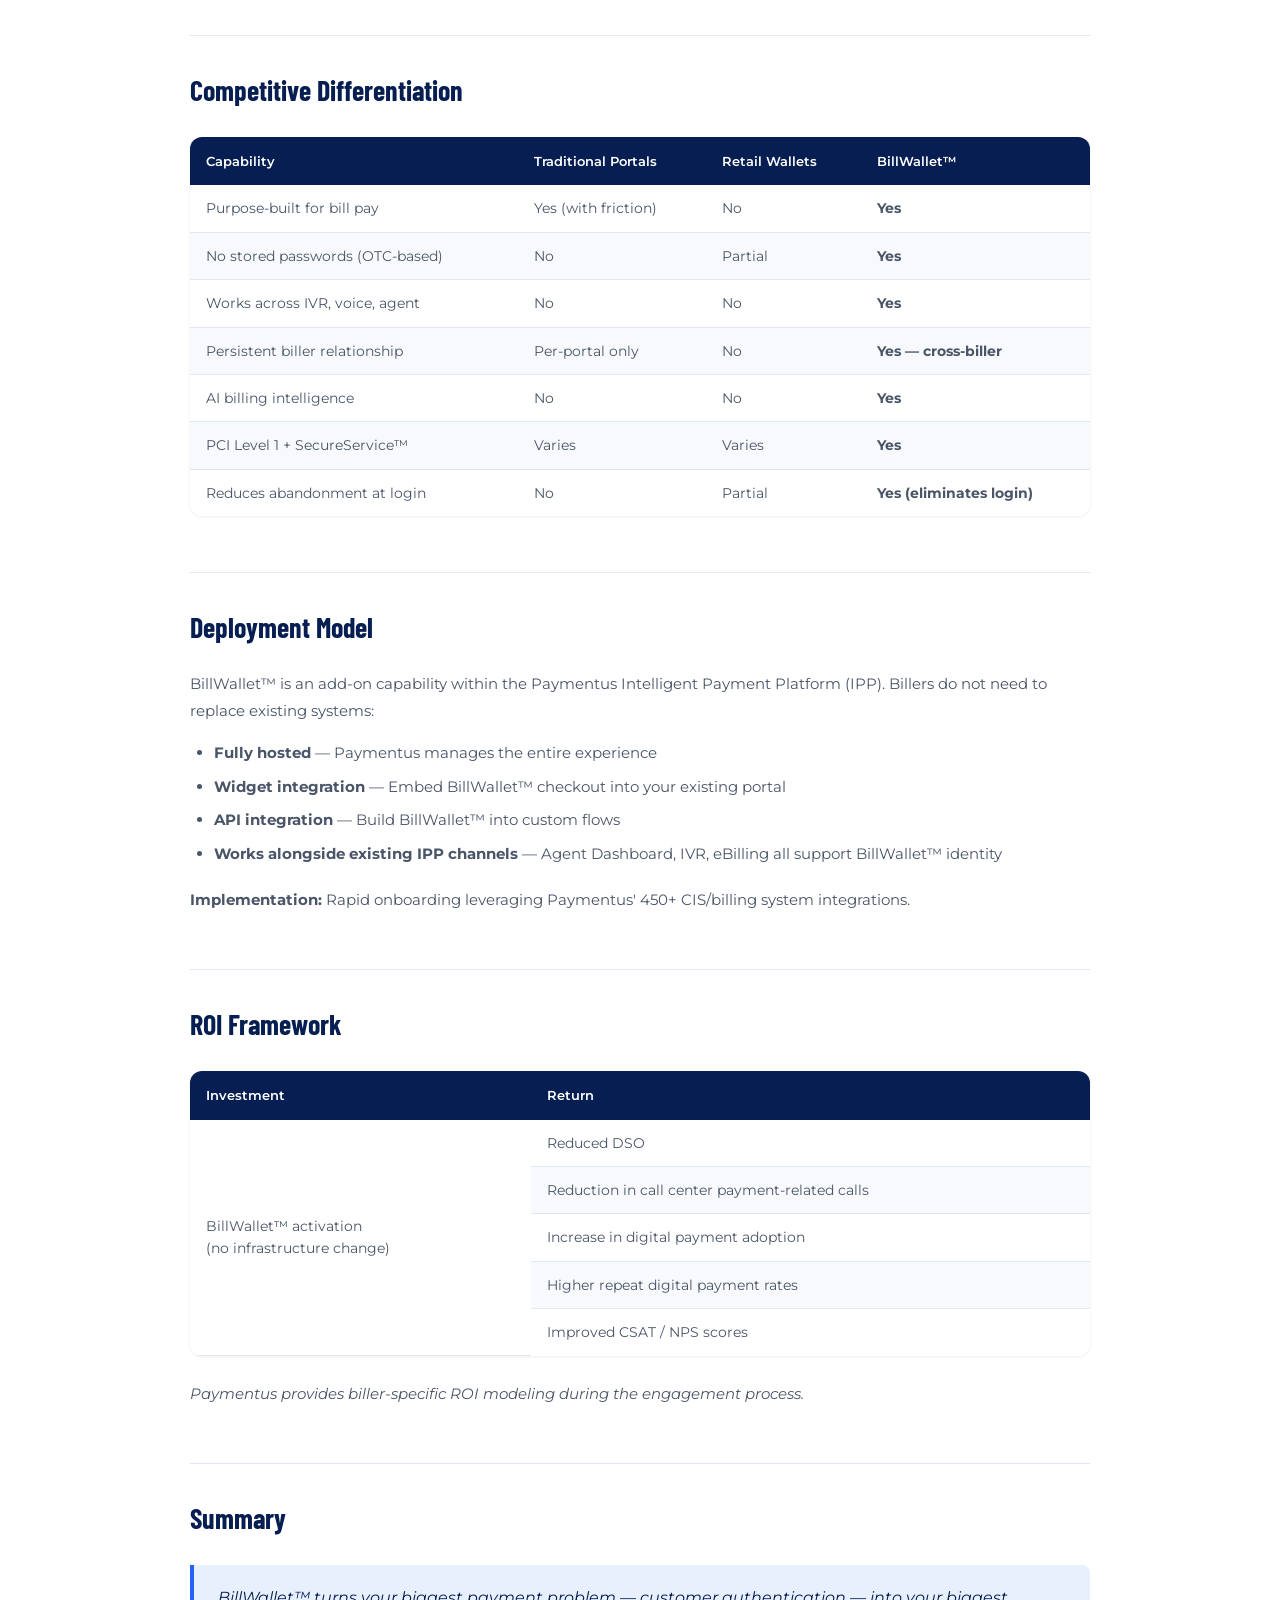
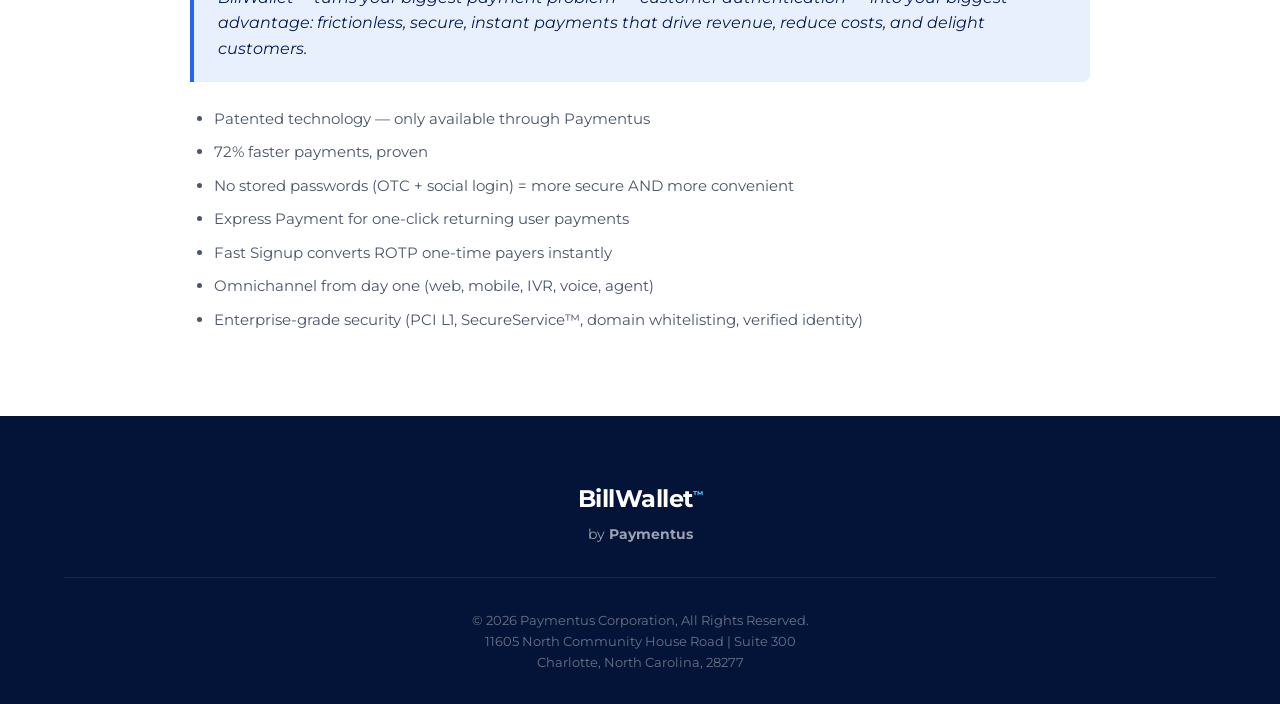
<file: pages/value-proposition.html>
<!DOCTYPE html>
<html lang="en">
<head>
    <meta charset="UTF-8">
    <meta name="viewport" content="width=device-width, initial-scale=1.0">
    <title>Business Value Proposition — BillWallet™</title>
    <link rel="preconnect" href="https://fonts.googleapis.com">
    <link rel="preconnect" href="https://fonts.gstatic.com" crossorigin>
    <link href="https://fonts.googleapis.com/css2?family=Montserrat:wght@300;400;500;600;700;800&family=Barlow+Condensed:wght@400;500;600;700&display=swap" rel="stylesheet">
    <link href="https://cdnjs.cloudflare.com/ajax/libs/font-awesome/6.5.0/css/all.min.css" rel="stylesheet">
    <link rel="stylesheet" href="../css/styles.css">
</head>
<body>
    <!-- Navigation -->
    <nav class="navbar" id="navbar">
        <div class="nav-container">
            <a href="../index.html" class="nav-logo">
                <span class="logo-text">BillWallet<sup>™</sup></span>
            </a>
            <ul class="nav-menu" id="nav-menu">
                <li><a href="../index.html" class="nav-link">Home</a></li>
                <li><a href="value-proposition.html" class="nav-link active">Value Proposition</a></li>
                <li><a href="sales-deck.html" class="nav-link">Sales Deck</a></li>
                <li><a href="internal-guide.html" class="nav-link">Internal Guide</a></li>
                <li><a href="marketing.html" class="nav-link">Marketing</a></li>
            </ul>
            <button class="nav-toggle" id="nav-toggle">
                <i class="fas fa-bars"></i>
            </button>
        </div>
    </nav>

    <!-- Page Hero -->
    <section class="page-hero">
        <h1>Business Value Proposition</h1>
        <p>For biller executives: the ROI framework, competitive differentiation, and complete business case for BillWallet™</p>
    </section>

    <!-- Content -->
    <section class="page-content">
        <div class="content-wrapper">

            <h2>Executive Summary</h2>
            <p>BillWallet™ is Paymentus' patented, AI-native digital wallet that transforms how consumers pay bills — delivering <strong>72% faster payments</strong>, reducing abandonment by up to 80%, and increasing on-time payment rates across all channels. For billers, this translates directly into accelerated cash flow, lower cost-to-serve, and measurably higher customer satisfaction.</p>

            <h2>The Problem Billers Face Today</h2>
            <h3>Payment Abandonment Is Costing You Revenue</h3>
            <table>
                <thead>
                    <tr><th>Challenge</th><th>Impact</th></tr>
                </thead>
                <tbody>
                    <tr><td><strong>80% of bill payments abandoned at login</strong></td><td>Lost revenue, increased DSO, higher call center volume</td></tr>
                    <tr><td><strong>60% of payments are one-time (guest) payments</strong></td><td>Customers re-entering details every month — friction leads to late/missed payments</td></tr>
                    <tr><td><strong>Average household pays 12–15 bills/month</strong></td><td>Consumers manage dozens of credentials — yours gets forgotten</td></tr>
                    <tr><td><strong>9+ billion manual account entries annually</strong></td><td>Every manual entry is a chance for error, abandonment, or fraud exposure</td></tr>
                </tbody>
            </table>

            <h3>The Root Cause: Fragmented Identity</h3>
            <p>Traditional billing portals require consumers to remember biller-specific usernames, passwords, and account numbers. Each forgotten credential becomes:</p>
            <ul>
                <li>An unpaid bill</li>
                <li>A frustrated phone call ($5–$12 per call center interaction)</li>
                <li>A customer at risk of switching providers</li>
            </ul>

            <h2>The BillWallet™ Solution</h2>
            <h3>One ID. Every Channel. Every Bill. Paid in Seconds.</h3>
            <p>BillWallet™ replaces fragmented, password-based authentication with a single, verified digital identity that works across web, mobile, IVR, voice assistant, and agent-assisted channels.</p>

            <h3>How It Works</h3>
            <ol>
                <li><strong>One-Time Registration</strong> — Customer signs up with just an email. No account numbers. No passwords.</li>
                <li><strong>Identity Verification</strong> — Paymentus verifies the consumer and issues a unique BillWallet™ ID.</li>
                <li><strong>Link Bills & Payment Methods Once</strong> — Consumer connects their billing accounts and preferred payment methods.</li>
                <li><strong>Pay in Seconds</strong> — Every future payment requires only confirming the BillWallet™ ID. One click. Done.</li>
            </ol>

            <h2>Business Value for Billers</h2>

            <h3>1. Accelerate Cash Flow</h3>
            <table>
                <thead>
                    <tr><th>Metric</th><th>Traditional Portal</th><th>With BillWallet™</th></tr>
                </thead>
                <tbody>
                    <tr><td>Payment completion time</td><td>2–5 minutes</td><td><strong>Under 30 seconds</strong></td></tr>
                    <tr><td>Login abandonment rate</td><td>~80%</td><td><strong>Near-zero</strong></td></tr>
                    <tr><td>On-time payment rate</td><td>Industry average</td><td><strong>Measurably higher</strong></td></tr>
                </tbody>
            </table>
            <blockquote>Faster payments = reduced Days Sales Outstanding (DSO) and improved working capital.</blockquote>

            <h3>2. Reduce Cost-to-Serve</h3>
            <ul>
                <li><strong>Fewer password-reset calls</strong> — No passwords means no resets. Each avoided call saves $5–$12.</li>
                <li><strong>Lower IVR/agent handle time</strong> — BillWallet™ identity works on IVR/voice; no need to verify account numbers verbally.</li>
                <li><strong>Reduced paper bill costs</strong> — Higher digital engagement drives paper suppression.</li>
            </ul>

            <h3>3. Increase Digital Adoption & Repeat Payment Rates</h3>
            <ul>
                <li><strong>Fast Signup from ROTP</strong> — A single checkbox on the payment confirmation page converts one-time payers into BillWallet users instantly.</li>
                <li><strong>Express Payment</strong> — Returning users pay in one click with no verification needed, driving repeat digital payments.</li>
                <li><strong>Omnichannel consistency</strong> — Same BillWallet™ ID works on portal, mobile, IVR, and agent desktop.</li>
                <li><strong>Persistent relationship</strong> — Unlike one-time guest pay, BillWallet™ creates a lasting digital relationship that lays the groundwork for future AutoPay enrollment (via the core platform).</li>
            </ul>

            <h3>4. Improve Customer Satisfaction (CSAT/NPS)</h3>
            <ul>
                <li>Consumers report that payment ease is a top driver of utility/service provider satisfaction.</li>
                <li><strong>72% faster payments</strong> directly correlate with higher satisfaction scores.</li>
                <li>Reduced friction = fewer complaints, fewer escalations, better brand perception.</li>
            </ul>

            <h3>5. Enhanced Security Posture</h3>
            <ul>
                <li><strong>No stored passwords</strong> — Verification uses One Time Codes (OTC) or social login (Google/Apple). Nothing to phish or brute-force.</li>
                <li><strong>Verified identity</strong> — Every BillWallet™ ID is verified via OTC before issuance.</li>
                <li><strong>PCI Level 1 compliant</strong> — Enterprise-grade encryption for all stored data.</li>
                <li><strong>Reduced data entry</strong> — Less manual input = fewer interception opportunities.</li>
                <li><strong>Domain whitelisting</strong> — Widget only loads on pre-approved biller domains.</li>
                <li><strong>SecureService™ framework</strong> — End-to-end protection across all payment flows.</li>
            </ul>

            <h2>Competitive Differentiation</h2>
            <table>
                <thead>
                    <tr><th>Capability</th><th>Traditional Portals</th><th>Retail Wallets</th><th>BillWallet™</th></tr>
                </thead>
                <tbody>
                    <tr><td>Purpose-built for bill pay</td><td>Yes (with friction)</td><td>No</td><td><strong>Yes</strong></td></tr>
                    <tr><td>No stored passwords (OTC-based)</td><td>No</td><td>Partial</td><td><strong>Yes</strong></td></tr>
                    <tr><td>Works across IVR, voice, agent</td><td>No</td><td>No</td><td><strong>Yes</strong></td></tr>
                    <tr><td>Persistent biller relationship</td><td>Per-portal only</td><td>No</td><td><strong>Yes — cross-biller</strong></td></tr>
                    <tr><td>AI billing intelligence</td><td>No</td><td>No</td><td><strong>Yes</strong></td></tr>
                    <tr><td>PCI Level 1 + SecureService™</td><td>Varies</td><td>Varies</td><td><strong>Yes</strong></td></tr>
                    <tr><td>Reduces abandonment at login</td><td>No</td><td>Partial</td><td><strong>Yes (eliminates login)</strong></td></tr>
                </tbody>
            </table>

            <h2>Deployment Model</h2>
            <p>BillWallet™ is an add-on capability within the Paymentus Intelligent Payment Platform (IPP). Billers do not need to replace existing systems:</p>
            <ul>
                <li><strong>Fully hosted</strong> — Paymentus manages the entire experience</li>
                <li><strong>Widget integration</strong> — Embed BillWallet™ checkout into your existing portal</li>
                <li><strong>API integration</strong> — Build BillWallet™ into custom flows</li>
                <li><strong>Works alongside existing IPP channels</strong> — Agent Dashboard, IVR, eBilling all support BillWallet™ identity</li>
            </ul>
            <p><strong>Implementation:</strong> Rapid onboarding leveraging Paymentus' 450+ CIS/billing system integrations.</p>

            <h2>ROI Framework</h2>
            <table>
                <thead>
                    <tr><th>Investment</th><th>Return</th></tr>
                </thead>
                <tbody>
                    <tr><td rowspan="5">BillWallet™ activation<br>(no infrastructure change)</td><td>Reduced DSO</td></tr>
                    <tr><td>Reduction in call center payment-related calls</td></tr>
                    <tr><td>Increase in digital payment adoption</td></tr>
                    <tr><td>Higher repeat digital payment rates</td></tr>
                    <tr><td>Improved CSAT / NPS scores</td></tr>
                </tbody>
            </table>
            <p><em>Paymentus provides biller-specific ROI modeling during the engagement process.</em></p>

            <h2>Summary</h2>
            <blockquote>BillWallet™ turns your biggest payment problem — customer authentication — into your biggest advantage: frictionless, secure, instant payments that drive revenue, reduce costs, and delight customers.</blockquote>
            <ul>
                <li>Patented technology — only available through Paymentus</li>
                <li>72% faster payments, proven</li>
                <li>No stored passwords (OTC + social login) = more secure AND more convenient</li>
                <li>Express Payment for one-click returning user payments</li>
                <li>Fast Signup converts ROTP one-time payers instantly</li>
                <li>Omnichannel from day one (web, mobile, IVR, voice, agent)</li>
                <li>Enterprise-grade security (PCI L1, SecureService™, domain whitelisting, verified identity)</li>
            </ul>

        </div>
    </section>

    <!-- Footer -->
    <footer class="footer">
        <div class="container">
            <div class="footer-brand-centered">
                <span class="footer-logo-text">BillWallet<sup>™</sup></span>
                <span class="footer-subtext">by <strong>Paymentus</strong></span>
            </div>
            <div class="footer-bottom">
                <p>&copy; 2026 Paymentus Corporation, All Rights Reserved.</p>
                <p>11605 North Community House Road | Suite 300<br>Charlotte, North Carolina, 28277</p>
            </div>
        </div>
    </footer>

    <script src="../js/main.js"></script>
    
    
    
    
</body>
</html>
</file>
<file: css/styles.css>
:root {
    --primary: #2364F6;
    --primary-dark: #061E51;
    --primary-light: #e8f0fe;
    --accent: #56C3FF;
    --accent-dark: #2364F6;
    --gradient-start: #061E51;
    --gradient-end: #2364F6;
    --text-primary: #061E51;
    --text-secondary: #4a5568;
    --text-muted: #718096;
    --bg-white: #ffffff;
    --bg-light: #f7f9fc;
    --bg-dark: #061E51;
    --bg-darker: #041438;
    --border: #e2e8f0;
    --shadow-sm: 0 1px 3px rgba(0, 0, 0, 0.08);
    --shadow-md: 0 4px 12px rgba(0, 0, 0, 0.1);
    --shadow-lg: 0 10px 40px rgba(0, 0, 0, 0.12);
    --shadow-xl: 0 20px 60px rgba(0, 0, 0, 0.15);
    --radius-sm: 8px;
    --radius-md: 12px;
    --radius-lg: 16px;
    --radius-xl: 24px;
}

* {
    margin: 0;
    padding: 0;
    box-sizing: border-box;
}

html {
    scroll-behavior: smooth;
}

body {
    font-family: 'Montserrat', -apple-system, BlinkMacSystemFont, 'Segoe UI', sans-serif;
    color: var(--text-primary);
    line-height: 1.6;
    background: var(--bg-white);
    overflow-x: hidden;
}

h1, h2, h3, .section-title, .hero-title {
    font-family: 'Barlow Condensed', 'Montserrat', sans-serif;
}

.container {
    max-width: 1200px;
    margin: 0 auto;
    padding: 0 24px;
}

/* Navbar */
.navbar {
    position: fixed;
    top: 0;
    left: 0;
    right: 0;
    z-index: 1000;
    background: rgba(255, 255, 255, 0.95);
    backdrop-filter: blur(20px);
    border-bottom: 1px solid var(--border);
    transition: all 0.3s ease;
}

.navbar.scrolled {
    box-shadow: var(--shadow-md);
}

.nav-container {
    max-width: 1200px;
    margin: 0 auto;
    padding: 0 24px;
    display: flex;
    align-items: center;
    justify-content: space-between;
    height: 72px;
}

.nav-logo {
    display: flex;
    align-items: center;
    gap: 10px;
    font-size: 22px;
    font-weight: 700;
    color: var(--text-primary);
    text-decoration: none;
}

.nav-logo sup {
    font-size: 10px;
    color: var(--primary);
}

.logo-text {
    font-size: 22px;
    font-weight: 700;
    color: var(--text-primary);
    letter-spacing: -0.5px;
}

.logo-text sup {
    font-size: 10px;
    color: var(--primary);
}

.footer-logo-text {
    font-size: 24px;
    font-weight: 700;
    color: white;
    letter-spacing: -0.5px;
}

.footer-logo-text sup {
    font-size: 10px;
    color: var(--accent);
}

.footer-subtext {
    font-size: 14px;
    color: rgba(255, 255, 255, 0.6);
}

.logo-icon {
    width: 38px;
    height: 38px;
    background: linear-gradient(135deg, var(--gradient-start), var(--gradient-end));
    border-radius: var(--radius-sm);
    display: flex;
    align-items: center;
    justify-content: center;
    color: white;
    font-size: 16px;
}

.nav-menu {
    display: flex;
    list-style: none;
    gap: 8px;
}

.nav-link {
    padding: 8px 16px;
    text-decoration: none;
    color: var(--text-secondary);
    font-size: 14px;
    font-weight: 500;
    border-radius: var(--radius-sm);
    transition: all 0.2s ease;
}

.nav-link:hover,
.nav-link.active {
    color: var(--primary);
    background: var(--primary-light);
}

.nav-toggle {
    display: none;
    background: none;
    border: none;
    font-size: 20px;
    cursor: pointer;
    color: var(--text-primary);
}

/* Hero */
.hero {
    position: relative;
    min-height: 100vh;
    display: flex;
    align-items: center;
    justify-content: center;
    padding: 120px 24px 80px;
    overflow: hidden;
}

.hero-bg {
    position: absolute;
    inset: 0;
    background: linear-gradient(135deg, #f0f4ff 0%, #e8f0fe 30%, #f7f9fc 70%, #f0f0ff 100%);
}

.hero-bg::before {
    content: '';
    position: absolute;
    top: -50%;
    right: -30%;
    width: 800px;
    height: 800px;
    border-radius: 50%;
    background: radial-gradient(circle, rgba(0, 82, 204, 0.08) 0%, transparent 70%);
}

.hero-bg::after {
    content: '';
    position: absolute;
    bottom: -30%;
    left: -20%;
    width: 600px;
    height: 600px;
    border-radius: 50%;
    background: radial-gradient(circle, rgba(108, 59, 255, 0.06) 0%, transparent 70%);
}

.hero-content {
    position: relative;
    text-align: center;
    max-width: 900px;
}

.hero-badge {
    display: inline-block;
    padding: 8px 20px;
    background: white;
    border: 1px solid var(--border);
    border-radius: 100px;
    font-size: 13px;
    font-weight: 500;
    color: var(--primary);
    margin-bottom: 32px;
    box-shadow: var(--shadow-sm);
}

.hero-title {
    font-size: clamp(40px, 6vw, 72px);
    font-weight: 800;
    line-height: 1.1;
    margin-bottom: 24px;
    color: var(--text-primary);
}

.gradient-text {
    background: linear-gradient(135deg, var(--gradient-start), var(--gradient-end));
    -webkit-background-clip: text;
    -webkit-text-fill-color: transparent;
    background-clip: text;
}

.hero-subtitle {
    font-size: 18px;
    color: var(--text-secondary);
    max-width: 640px;
    margin: 0 auto 48px;
    line-height: 1.7;
}

.hero-stats {
    display: flex;
    justify-content: center;
    gap: 48px;
    margin-bottom: 48px;
}

.stat {
    text-align: center;
}

.stat-number {
    font-size: 48px;
    font-weight: 800;
    color: var(--primary);
    line-height: 1;
    margin-bottom: 8px;
}

.stat-label {
    font-size: 13px;
    font-weight: 500;
    color: var(--text-muted);
    text-transform: uppercase;
    letter-spacing: 0.5px;
}

.hero-cta {
    display: flex;
    justify-content: center;
    gap: 16px;
    flex-wrap: wrap;
}

.btn {
    display: inline-flex;
    align-items: center;
    gap: 8px;
    padding: 14px 28px;
    border-radius: var(--radius-md);
    font-size: 15px;
    font-weight: 600;
    text-decoration: none;
    transition: all 0.2s ease;
    cursor: pointer;
    border: none;
}

.btn-primary {
    background: linear-gradient(135deg, var(--gradient-start), var(--gradient-end));
    color: white;
    box-shadow: 0 4px 16px rgba(0, 82, 204, 0.3);
}

.btn-primary:hover {
    transform: translateY(-2px);
    box-shadow: 0 8px 24px rgba(0, 82, 204, 0.4);
}

.btn-secondary {
    background: white;
    color: var(--primary);
    border: 2px solid var(--border);
}

.btn-secondary:hover {
    border-color: var(--primary);
    background: var(--primary-light);
}

/* Sections */
.section {
    padding: 100px 24px;
}

.section-dark {
    background: var(--bg-dark);
    color: white;
}

.section-dark .section-subtitle {
    color: rgba(255, 255, 255, 0.7);
}

.section-header {
    text-align: center;
    margin-bottom: 64px;
}

.section-title {
    font-size: 36px;
    font-weight: 700;
    margin-bottom: 16px;
}

.section-subtitle {
    font-size: 18px;
    color: var(--text-secondary);
    max-width: 600px;
    margin: 0 auto;
}

/* Problem Cards */
.problem-grid {
    display: grid;
    grid-template-columns: repeat(auto-fit, minmax(250px, 1fr));
    gap: 24px;
}

.problem-card {
    background: rgba(255, 255, 255, 0.05);
    border: 1px solid rgba(255, 255, 255, 0.1);
    border-radius: var(--radius-lg);
    padding: 32px;
    text-align: center;
    transition: all 0.3s ease;
}

.problem-card:hover {
    background: rgba(255, 255, 255, 0.08);
    transform: translateY(-4px);
}

.problem-icon {
    font-size: 28px;
    color: var(--accent);
    margin-bottom: 16px;
}

.problem-stat {
    font-size: 42px;
    font-weight: 800;
    color: white;
    margin-bottom: 12px;
}

.problem-card p {
    font-size: 14px;
    color: rgba(255, 255, 255, 0.7);
    line-height: 1.5;
}

/* Steps */
.steps-grid {
    display: flex;
    align-items: flex-start;
    justify-content: center;
    gap: 16px;
    flex-wrap: wrap;
}

.step-card {
    background: white;
    border: 1px solid var(--border);
    border-radius: var(--radius-lg);
    padding: 32px 24px;
    text-align: center;
    flex: 1;
    min-width: 200px;
    max-width: 240px;
    position: relative;
    transition: all 0.3s ease;
    box-shadow: var(--shadow-sm);
}

.step-card:hover {
    box-shadow: var(--shadow-lg);
    transform: translateY(-4px);
}

.step-number {
    position: absolute;
    top: -14px;
    left: 50%;
    transform: translateX(-50%);
    width: 28px;
    height: 28px;
    background: linear-gradient(135deg, var(--gradient-start), var(--gradient-end));
    color: white;
    border-radius: 50%;
    font-size: 13px;
    font-weight: 700;
    display: flex;
    align-items: center;
    justify-content: center;
}

.step-icon {
    font-size: 32px;
    color: var(--primary);
    margin-bottom: 16px;
}

.step-card h3 {
    font-size: 16px;
    font-weight: 600;
    margin-bottom: 8px;
}

.step-card p {
    font-size: 13px;
    color: var(--text-secondary);
    line-height: 1.5;
}

.step-connector {
    display: flex;
    align-items: center;
    color: var(--primary);
    font-size: 20px;
    padding-top: 40px;
}

/* Security */
.security-grid {
    display: grid;
    grid-template-columns: repeat(auto-fit, minmax(240px, 1fr));
    gap: 20px;
}

.security-card {
    background: rgba(255, 255, 255, 0.04);
    border: 1px solid rgba(255, 255, 255, 0.08);
    border-radius: var(--radius-md);
    padding: 28px;
    transition: all 0.3s ease;
}

.security-card:hover {
    background: rgba(255, 255, 255, 0.08);
    border-color: rgba(0, 200, 83, 0.3);
}

.security-icon {
    font-size: 24px;
    color: var(--accent);
    margin-bottom: 12px;
}

.security-card h4 {
    font-size: 15px;
    font-weight: 600;
    margin-bottom: 6px;
    color: white;
}

.security-card p {
    font-size: 13px;
    color: rgba(255, 255, 255, 0.6);
}

/* Documents */
.docs-grid {
    display: grid;
    grid-template-columns: repeat(auto-fit, minmax(320px, 1fr));
    gap: 24px;
}

.doc-card {
    background: white;
    border: 1px solid var(--border);
    border-radius: var(--radius-lg);
    padding: 36px;
    text-decoration: none;
    color: var(--text-primary);
    transition: all 0.3s ease;
    position: relative;
    overflow: hidden;
}

.doc-card::before {
    content: '';
    position: absolute;
    top: 0;
    left: 0;
    right: 0;
    height: 3px;
    background: linear-gradient(135deg, var(--gradient-start), var(--gradient-end));
    transform: scaleX(0);
    transition: transform 0.3s ease;
}

.doc-card:hover {
    box-shadow: var(--shadow-lg);
    transform: translateY(-4px);
}

.doc-card:hover::before {
    transform: scaleX(1);
}

.doc-icon {
    font-size: 32px;
    color: var(--primary);
    margin-bottom: 16px;
}

.doc-card h3 {
    font-size: 18px;
    font-weight: 600;
    margin-bottom: 8px;
}

.doc-card p {
    font-size: 14px;
    color: var(--text-secondary);
    line-height: 1.6;
    margin-bottom: 16px;
}

.doc-badge {
    display: inline-block;
    padding: 4px 12px;
    background: var(--primary-light);
    color: var(--primary);
    border-radius: 100px;
    font-size: 12px;
    font-weight: 600;
}

/* Comparison Table */
.table-wrapper {
    overflow-x: auto;
    border-radius: var(--radius-lg);
    border: 1px solid rgba(255, 255, 255, 0.1);
}

.comparison-table {
    width: 100%;
    border-collapse: collapse;
    font-size: 14px;
}

.comparison-table th,
.comparison-table td {
    padding: 16px 20px;
    text-align: left;
    border-bottom: 1px solid rgba(255, 255, 255, 0.06);
}

.comparison-table thead th {
    background: rgba(255, 255, 255, 0.05);
    font-weight: 600;
    font-size: 13px;
    text-transform: uppercase;
    letter-spacing: 0.5px;
    color: rgba(255, 255, 255, 0.8);
}

.comparison-table tbody td {
    color: rgba(255, 255, 255, 0.7);
}

.comparison-table .highlight {
    background: rgba(0, 200, 83, 0.08);
    color: white;
    font-weight: 500;
}

.comparison-table thead th.highlight {
    background: rgba(0, 200, 83, 0.15);
    color: var(--accent);
}

.green { color: var(--accent); }
.red { color: #ff5252; }

/* Footer */
.footer {
    background: var(--bg-darker);
    padding: 64px 24px 32px;
    color: rgba(255, 255, 255, 0.7);
}

.footer-content {
    display: grid;
    grid-template-columns: 2fr 1fr 1fr;
    gap: 48px;
    margin-bottom: 48px;
}

.footer-brand p {
    margin-top: 12px;
    font-size: 14px;
}

.footer-brand .nav-logo {
    color: white;
}

.footer-links h4 {
    color: white;
    font-size: 14px;
    font-weight: 600;
    margin-bottom: 16px;
}

.footer-links ul {
    list-style: none;
}

.footer-links li {
    margin-bottom: 10px;
}

.footer-links a {
    color: rgba(255, 255, 255, 0.6);
    text-decoration: none;
    font-size: 14px;
    transition: color 0.2s;
}

.footer-links a:hover {
    color: white;
}

.footer-brand-centered {
    display: flex;
    flex-direction: column;
    align-items: center;
    gap: 4px;
    margin-bottom: 32px;
}

.footer-bottom {
    padding-top: 32px;
    border-top: 1px solid rgba(255, 255, 255, 0.08);
    font-size: 13px;
    color: rgba(255, 255, 255, 0.4);
    text-align: center;
}

/* Page Content Styles (for subpages) */
.page-hero {
    padding: 140px 24px 80px;
    background: linear-gradient(135deg, var(--bg-dark) 0%, #1a2340 100%);
    color: white;
    text-align: center;
}

.page-hero h1 {
    font-size: clamp(32px, 4vw, 48px);
    font-weight: 800;
    margin-bottom: 16px;
}

.page-hero p {
    font-size: 18px;
    color: rgba(255, 255, 255, 0.7);
    max-width: 600px;
    margin: 0 auto;
}

.page-content {
    padding: 64px 24px;
}

.content-wrapper {
    max-width: 900px;
    margin: 0 auto;
}

.content-wrapper h2 {
    font-size: 28px;
    font-weight: 700;
    margin-top: 56px;
    margin-bottom: 20px;
    padding-top: 32px;
    border-top: 1px solid var(--border);
}

.content-wrapper h2:first-child {
    margin-top: 0;
    padding-top: 0;
    border-top: none;
}

.content-wrapper h3 {
    font-size: 20px;
    font-weight: 600;
    margin-top: 32px;
    margin-bottom: 12px;
    color: var(--primary-dark);
}

.content-wrapper h4 {
    font-size: 16px;
    font-weight: 600;
    margin-top: 24px;
    margin-bottom: 8px;
}

.content-wrapper p {
    font-size: 15px;
    color: var(--text-secondary);
    line-height: 1.8;
    margin-bottom: 16px;
}

.content-wrapper ul,
.content-wrapper ol {
    padding-left: 24px;
    margin-bottom: 20px;
}

.content-wrapper li {
    font-size: 15px;
    color: var(--text-secondary);
    line-height: 1.7;
    margin-bottom: 8px;
}

.content-wrapper blockquote {
    border-left: 4px solid var(--primary);
    background: var(--primary-light);
    padding: 20px 24px;
    margin: 24px 0;
    border-radius: 0 var(--radius-sm) var(--radius-sm) 0;
    font-style: italic;
    color: var(--primary-dark);
}

.content-wrapper table {
    width: 100%;
    border-collapse: collapse;
    margin: 24px 0;
    font-size: 14px;
    border-radius: var(--radius-md);
    overflow: hidden;
    box-shadow: var(--shadow-sm);
}

.content-wrapper th {
    background: var(--bg-dark);
    color: white;
    padding: 14px 16px;
    text-align: left;
    font-weight: 600;
    font-size: 13px;
}

.content-wrapper td {
    padding: 12px 16px;
    border-bottom: 1px solid var(--border);
    color: var(--text-secondary);
}

.content-wrapper tr:last-child td {
    border-bottom: none;
}

.content-wrapper tr:nth-child(even) td {
    background: var(--bg-light);
}

.content-wrapper code {
    background: var(--bg-light);
    padding: 2px 6px;
    border-radius: 4px;
    font-size: 13px;
    color: var(--primary-dark);
    font-family: 'JetBrains Mono', 'Fira Code', monospace;
}

.content-wrapper pre {
    background: var(--bg-dark);
    color: #e2e8f0;
    padding: 24px;
    border-radius: var(--radius-md);
    overflow-x: auto;
    margin: 24px 0;
    font-size: 13px;
    line-height: 1.6;
}

.content-wrapper pre code {
    background: none;
    padding: 0;
    color: inherit;
}

.slide-card {
    background: white;
    border: 1px solid var(--border);
    border-radius: var(--radius-lg);
    padding: 40px;
    margin: 32px 0;
    box-shadow: var(--shadow-sm);
}

.slide-card h3 {
    margin-top: 0;
    color: var(--text-primary);
}

.slide-number {
    display: inline-block;
    padding: 4px 12px;
    background: var(--primary);
    color: white;
    border-radius: 100px;
    font-size: 12px;
    font-weight: 700;
    margin-bottom: 16px;
}

.speaker-note {
    background: #fffbeb;
    border: 1px solid #fde68a;
    border-radius: var(--radius-sm);
    padding: 16px;
    margin-top: 16px;
    font-size: 13px;
    color: #92400e;
}

.speaker-note::before {
    content: "Speaker Notes: ";
    font-weight: 600;
}

/* Responsive */
@media (max-width: 768px) {
    .nav-menu {
        display: none;
        position: absolute;
        top: 72px;
        left: 0;
        right: 0;
        background: white;
        flex-direction: column;
        padding: 16px;
        border-bottom: 1px solid var(--border);
        box-shadow: var(--shadow-md);
    }

    .nav-menu.active {
        display: flex;
    }

    .nav-toggle {
        display: block;
    }

    .logo-text {
        font-size: 18px;
    }

    .hero-stats {
        gap: 24px;
    }

    .stat-number {
        font-size: 36px;
    }

    .steps-grid {
        flex-direction: column;
        align-items: center;
    }

    .step-connector {
        transform: rotate(90deg);
        padding-top: 0;
    }

    .step-card {
        max-width: 100%;
    }

    .footer-content {
        grid-template-columns: 1fr;
        gap: 32px;
    }

    .footer-logo-text {
        font-size: 20px;
    }

    .hero-cta {
        flex-direction: column;
        align-items: center;
    }

    .slide-card {
        padding: 24px;
    }

}

@media (max-width: 480px) {
    .hero-stats {
        flex-direction: column;
        gap: 16px;
    }

    .section {
        padding: 60px 16px;
    }

    .logo-text {
        font-size: 16px;
    }

    .footer-logo-text {
        font-size: 18px;
    }
}

@keyframes fadeInUp {
    from { opacity: 0; transform: translateY(10px); }
    to { opacity: 1; transform: translateY(0); }
}

/* ============================
   MARKETING PAGE TABS
   ============================ */
.marketing-tabs {
    display: flex;
    gap: 4px;
    border-bottom: 2px solid var(--border);
    margin-bottom: 40px;
    flex-wrap: wrap;
}

.tab-btn {
    padding: 12px 20px;
    border: none;
    background: none;
    cursor: pointer;
    font-size: 14px;
    font-weight: 600;
    font-family: inherit;
    color: var(--text-muted);
    border-bottom: 3px solid transparent;
    transition: all 0.2s;
    margin-bottom: -2px;
}

.tab-btn:hover {
    color: var(--primary);
}

.tab-btn.active {
    color: var(--primary);
    border-bottom-color: var(--primary);
}

.tab-content {
    display: none;
}

.tab-content.active {
    display: block;
    animation: fadeInUp 0.3s ease;
}

.section-intro {
    font-size: 16px;
    color: var(--text-secondary);
    margin-bottom: 30px;
}

.content-card {
    background: white;
    border: 1px solid var(--border);
    border-radius: var(--radius-md);
    padding: 30px;
    margin-bottom: 24px;
    box-shadow: var(--shadow-sm);
}

.content-card h3 {
    color: var(--primary-dark);
    margin-bottom: 16px;
    font-size: 20px;
}

.pitch-script {
    background: var(--bg-light);
    border-left: 4px solid var(--primary);
    padding: 20px 24px;
    border-radius: 0 var(--radius-sm) var(--radius-sm) 0;
}

.pitch-script p {
    margin-bottom: 12px;
    line-height: 1.8;
}

/* Analogy Box */
.analogy-box {
    display: grid;
    grid-template-columns: 1fr 1fr;
    gap: 20px;
    margin: 20px 0;
}

.analogy-side {
    padding: 24px;
    border-radius: var(--radius-md);
}

.analogy-side.friction {
    background: #fff5f5;
    border: 1px solid #fecaca;
}

.analogy-side.fast {
    background: #f0fdf4;
    border: 1px solid #bbf7d0;
}

.analogy-side h4 {
    margin-bottom: 12px;
    font-size: 16px;
}

.analogy-side ol {
    padding-left: 20px;
    font-size: 14px;
}

.analogy-side ol li {
    margin-bottom: 6px;
}

.analogy-conclusion {
    text-align: center;
    font-size: 18px;
    margin-top: 16px;
    color: var(--primary-dark);
}

/* Objection Table */
.objection-table td:first-child {
    font-weight: 600;
    color: var(--primary-dark);
    width: 30%;
}

.qualifying-list li {
    margin-bottom: 12px;
    line-height: 1.6;
}

/* Email Templates */
.email-template {
    border: 1px solid var(--border);
    border-radius: var(--radius-md);
    overflow: hidden;
}

.email-header {
    background: var(--bg-light);
    padding: 16px 20px;
    border-bottom: 1px solid var(--border);
    font-size: 14px;
}

.email-body {
    padding: 24px;
    font-size: 14px;
    line-height: 1.8;
}

.email-body ul, .email-body ol {
    padding-left: 20px;
    margin: 12px 0;
}

/* Social Posts */
.social-post {
    background: var(--bg-light);
    padding: 20px;
    border-radius: var(--radius-sm);
    margin-bottom: 16px;
    border-left: 4px solid var(--primary);
}

.social-label {
    font-size: 12px;
    font-weight: 600;
    text-transform: uppercase;
    color: var(--primary);
    margin-bottom: 10px;
}

.social-post p {
    margin-bottom: 8px;
    font-size: 14px;
}

/* One-Pager */
.one-pager {
    border: 2px solid var(--primary-dark);
    border-radius: var(--radius-md);
    padding: 30px;
}

.op-header {
    text-align: center;
    margin-bottom: 24px;
    padding-bottom: 16px;
    border-bottom: 2px solid var(--accent);
}

.op-header h4 {
    font-size: 28px;
    color: var(--primary-dark);
    letter-spacing: 2px;
}

.op-tagline {
    font-size: 16px;
    color: var(--primary);
    font-style: italic;
}

.op-section {
    margin-bottom: 20px;
}

.op-section h5 {
    font-size: 12px;
    letter-spacing: 2px;
    text-transform: uppercase;
    color: var(--primary);
    margin-bottom: 8px;
}

.op-footer {
    margin-top: 24px;
    padding-top: 16px;
    border-top: 1px solid var(--border);
    text-align: center;
    font-size: 11px;
    color: var(--text-muted);
}

/* Consumer Messaging */
.messaging-example {
    background: var(--bg-light);
    padding: 20px;
    border-radius: var(--radius-sm);
    margin: 12px 0;
}

.hero-example {
    font-size: 18px;
    font-weight: 600;
    color: var(--primary-dark);
    padding: 12px 0;
}

.faq-content h4 {
    color: var(--primary-dark);
    margin-top: 20px;
    margin-bottom: 8px;
}

/* ============================
   INTERNAL GUIDE — INTERACTIVE
   ============================ */
.highlight-box {
    background: linear-gradient(135deg, var(--primary-dark), var(--primary));
    color: white;
    padding: 30px;
    border-radius: var(--radius-lg);
    margin: 24px 0;
}

.highlight-box h3 {
    color: var(--accent);
    font-size: 14px;
    text-transform: uppercase;
    letter-spacing: 1px;
    margin-bottom: 12px;
}

.big-quote {
    font-size: 22px;
    font-weight: 600;
    line-height: 1.5;
}

.key-facts {
    display: grid;
    grid-template-columns: repeat(auto-fit, minmax(200px, 1fr));
    gap: 20px;
    margin: 30px 0;
}

.fact-card {
    text-align: center;
    padding: 24px;
    background: var(--bg-light);
    border-radius: var(--radius-md);
    border: 1px solid var(--border);
}

.fact-card i {
    font-size: 28px;
    color: var(--primary);
    margin-bottom: 12px;
}

.fact-card h4 {
    font-size: 18px;
    color: var(--primary-dark);
    margin-bottom: 8px;
}

.fact-card p {
    font-size: 13px;
    color: var(--text-secondary);
}

/* Architecture Interactive */
.architecture-interactive {
    margin: 30px 0;
}

.arch-layer {
    padding: 24px;
    border-radius: var(--radius-md);
    cursor: pointer;
    transition: all 0.3s;
    border: 2px solid transparent;
}

.arch-layer:hover {
    transform: translateY(-2px);
    box-shadow: var(--shadow-md);
}

.layer-touchpoints {
    background: #f0f9ff;
    border-color: #bae6fd;
}

.layer-billwallet {
    background: #f0fdf4;
    border-color: #bbf7d0;
}

.layer-platform {
    background: #faf5ff;
    border-color: #e9d5ff;
}

.arch-layer h4 {
    font-size: 18px;
    margin-bottom: 12px;
    color: var(--primary-dark);
}

.arch-items {
    display: flex;
    flex-wrap: wrap;
    gap: 8px;
}

.arch-item {
    padding: 6px 14px;
    background: white;
    border-radius: 20px;
    font-size: 13px;
    font-weight: 500;
    border: 1px solid var(--border);
}

.arch-item.highlight {
    background: var(--primary);
    color: white;
    border-color: var(--primary);
}

.arch-detail {
    margin-top: 16px;
    padding: 16px;
    background: white;
    border-radius: var(--radius-sm);
    display: none;
    font-size: 14px;
    line-height: 1.7;
    border: 1px solid var(--border);
}

.arch-detail.open {
    display: block;
    animation: fadeInUp 0.3s ease;
}

.arch-arrow {
    text-align: center;
    padding: 12px;
    color: var(--primary);
    font-size: 20px;
}

/* Journey Comparison */
.journey-comparison {
    display: grid;
    grid-template-columns: 1fr 1fr;
    gap: 24px;
    margin: 30px 0;
}

.journey-side {
    padding: 24px;
    border-radius: var(--radius-md);
}

.journey-side.old {
    background: #fef2f2;
    border: 1px solid #fecaca;
}

.journey-side.new {
    background: #f0fdf4;
    border: 1px solid #bbf7d0;
}

.journey-side h3 {
    font-size: 18px;
    margin-bottom: 16px;
}

.journey-steps {
    display: flex;
    flex-direction: column;
    gap: 8px;
}

.step {
    padding: 10px 16px;
    border-radius: var(--radius-sm);
    font-size: 14px;
}

.step.bad {
    background: white;
    border: 1px solid #fecaca;
}

.step.good {
    background: white;
    border: 1px solid #bbf7d0;
}

.journey-time {
    margin-top: 16px;
    font-weight: 700;
    font-size: 16px;
    color: var(--primary-dark);
}

/* Implementation Steps */
.implementation-steps {
    margin: 24px 0;
}

.impl-step {
    display: flex;
    gap: 20px;
    padding: 20px 0;
    border-bottom: 1px solid var(--border);
}

.impl-number {
    width: 40px;
    height: 40px;
    min-width: 40px;
    border-radius: 50%;
    background: var(--primary);
    color: white;
    display: flex;
    align-items: center;
    justify-content: center;
    font-weight: 700;
    font-size: 16px;
}

.impl-content h4 {
    color: var(--primary-dark);
    margin-bottom: 6px;
}

.impl-content p {
    font-size: 14px;
    color: var(--text-secondary);
}

/* Scenarios */
.scenario {
    background: var(--bg-light);
    padding: 20px;
    border-radius: var(--radius-sm);
    margin-bottom: 16px;
    border-left: 4px solid var(--primary);
}

.scenario h4 {
    color: var(--primary-dark);
    margin-bottom: 10px;
}

.scenario p {
    font-size: 14px;
    line-height: 1.8;
    font-style: italic;
}

/* Success Grid */
.success-grid {
    display: grid;
    grid-template-columns: repeat(auto-fit, minmax(220px, 1fr));
    gap: 20px;
    margin: 24px 0;
}

.success-card {
    text-align: center;
    padding: 24px;
    background: white;
    border: 1px solid var(--border);
    border-radius: var(--radius-md);
}

.success-card i {
    font-size: 28px;
    color: var(--primary);
    margin-bottom: 12px;
}

.success-card h4 {
    color: var(--primary-dark);
    margin-bottom: 8px;
}

.success-card p {
    font-size: 13px;
    color: var(--text-secondary);
}

.success-card .target {
    margin-top: 10px;
    font-weight: 600;
    color: var(--primary);
    font-size: 12px;
}

/* CEO Quote */
.ceo-quote {
    background: linear-gradient(135deg, var(--primary-dark), #0d2b6b);
    color: white;
    padding: 40px;
    border-radius: var(--radius-lg);
    font-size: 18px;
    line-height: 1.7;
    margin: 30px 0;
    border-left: none;
}

.ceo-quote cite {
    display: block;
    margin-top: 16px;
    font-size: 14px;
    color: var(--accent);
    font-style: normal;
}

/* One-Liner List */
.one-liner-list {
    list-style: none;
    padding: 0;
    margin: 0;
}

.one-liner-list li {
    padding: 14px 20px;
    margin-bottom: 8px;
    background: var(--primary-light);
    border-left: 4px solid var(--primary);
    border-radius: 0 var(--radius-sm) var(--radius-sm) 0;
    font-size: 15px;
    font-weight: 500;
    color: var(--primary-dark);
    font-style: italic;
    transition: all 0.2s ease;
}

.one-liner-list li:hover {
    background: #e8f0ff;
    transform: translateX(4px);
}

/* Responsive for new components */
@media (max-width: 768px) {
    .analogy-box,
    .journey-comparison {
        grid-template-columns: 1fr;
    }

    .marketing-tabs {
        gap: 0;
        flex-wrap: wrap;
    }

    .tab-btn {
        padding: 10px 12px;
        font-size: 12px;
    }

    .key-facts {
        grid-template-columns: 1fr 1fr;
    }
}

@media (max-width: 480px) {
    .key-facts {
        grid-template-columns: 1fr;
    }

    .success-grid {
        grid-template-columns: 1fr;
    }
}
</file>
